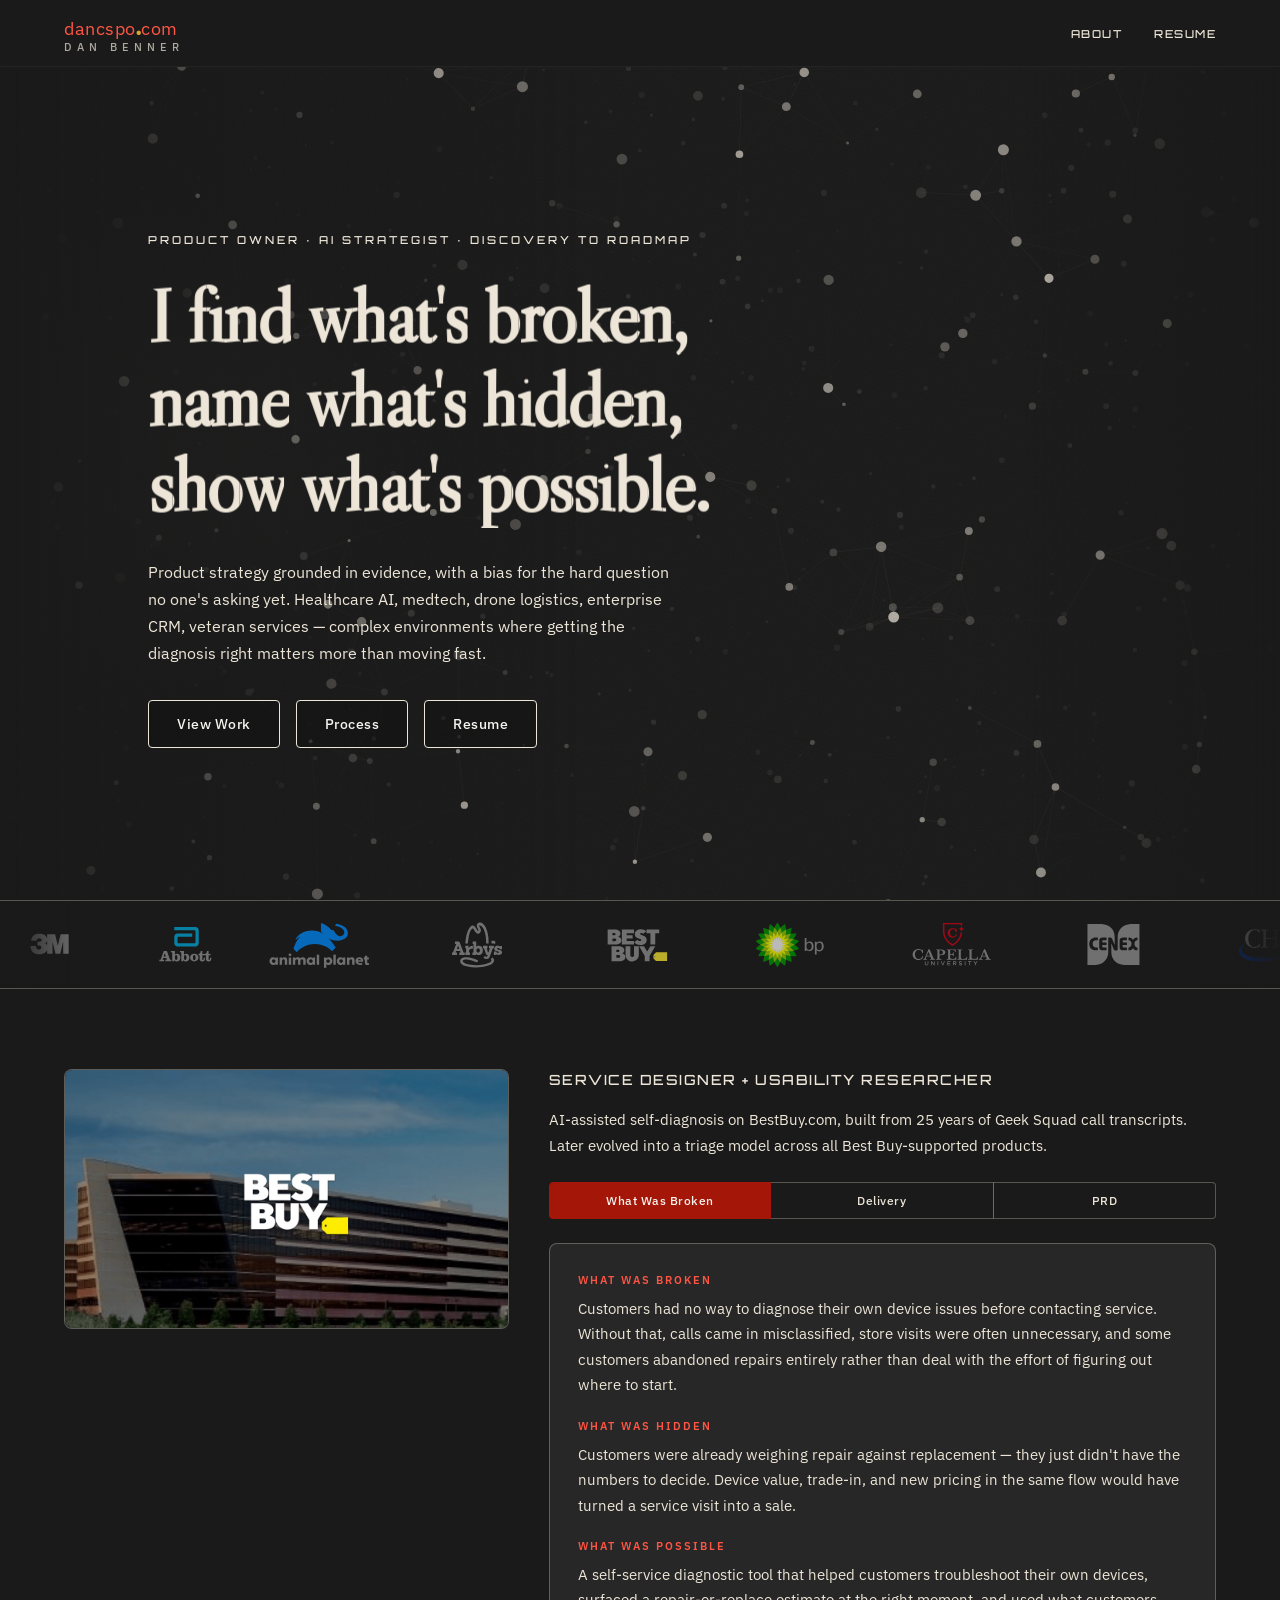
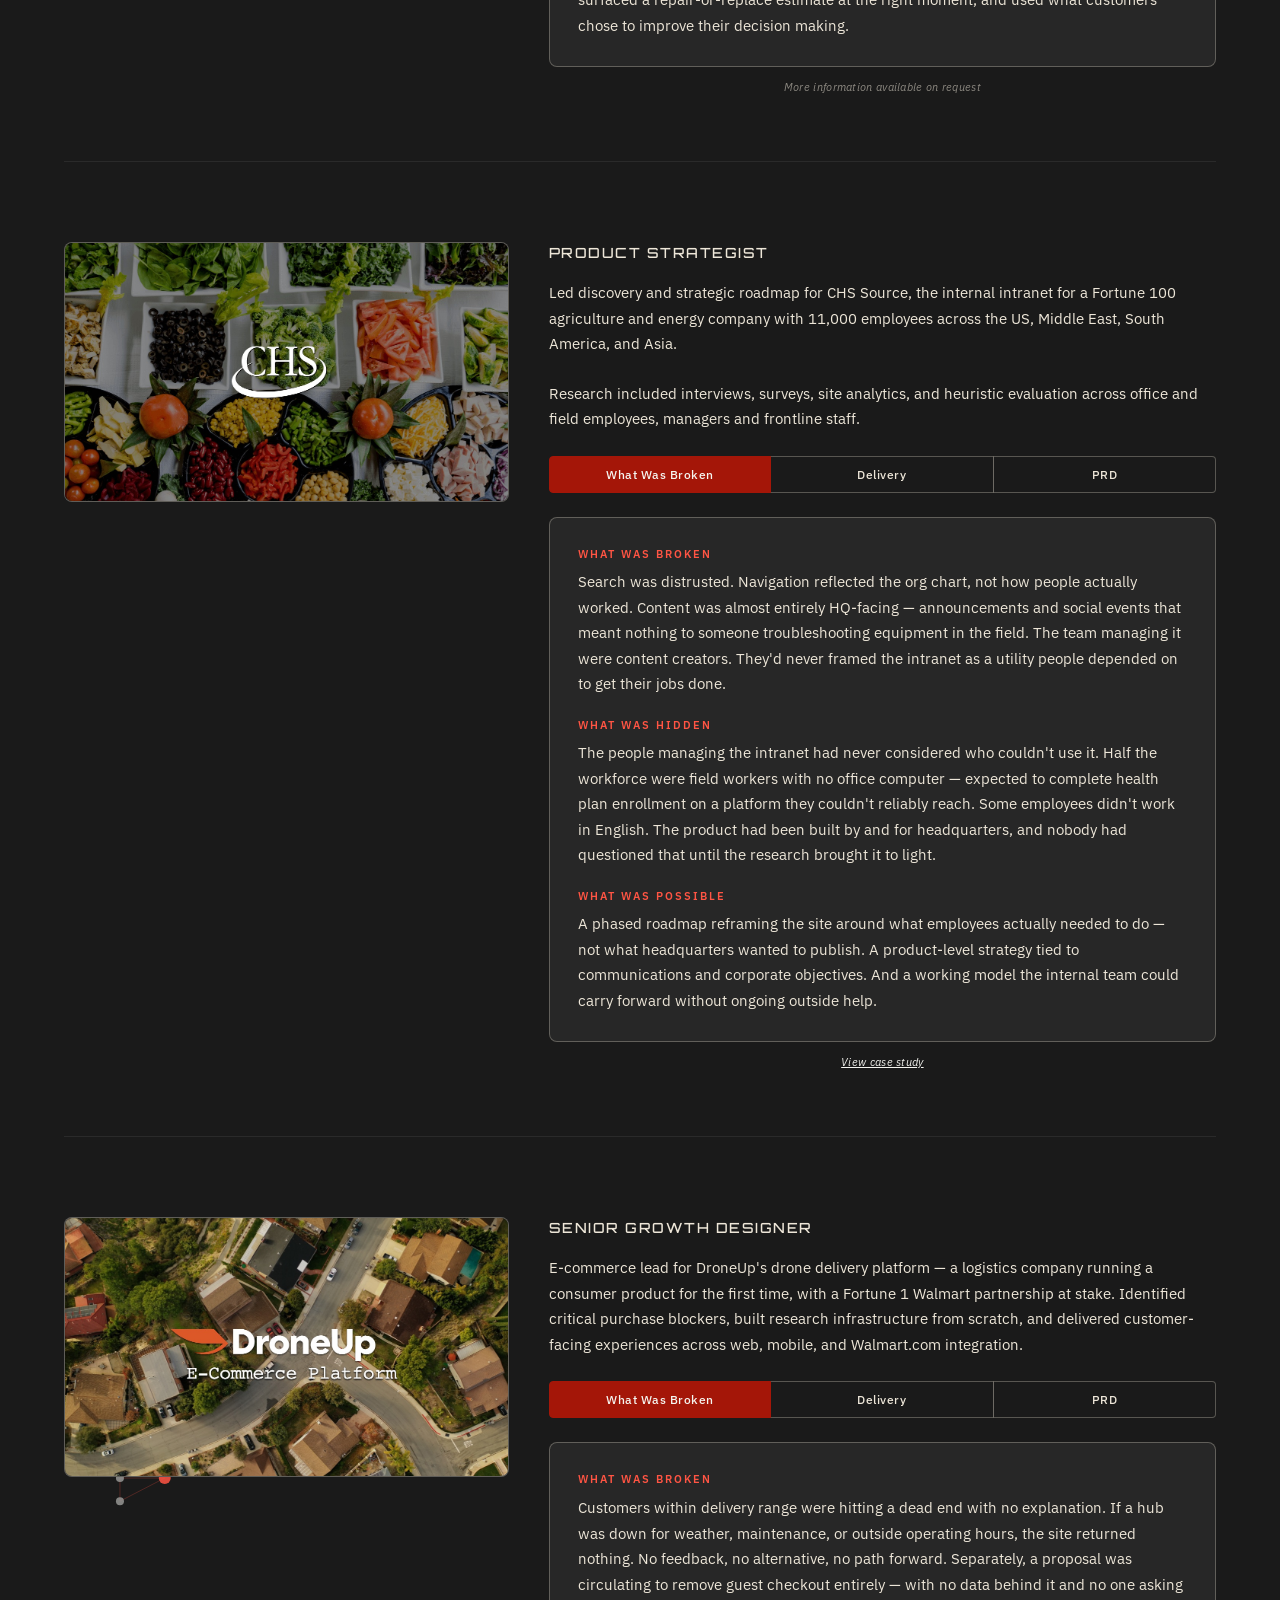
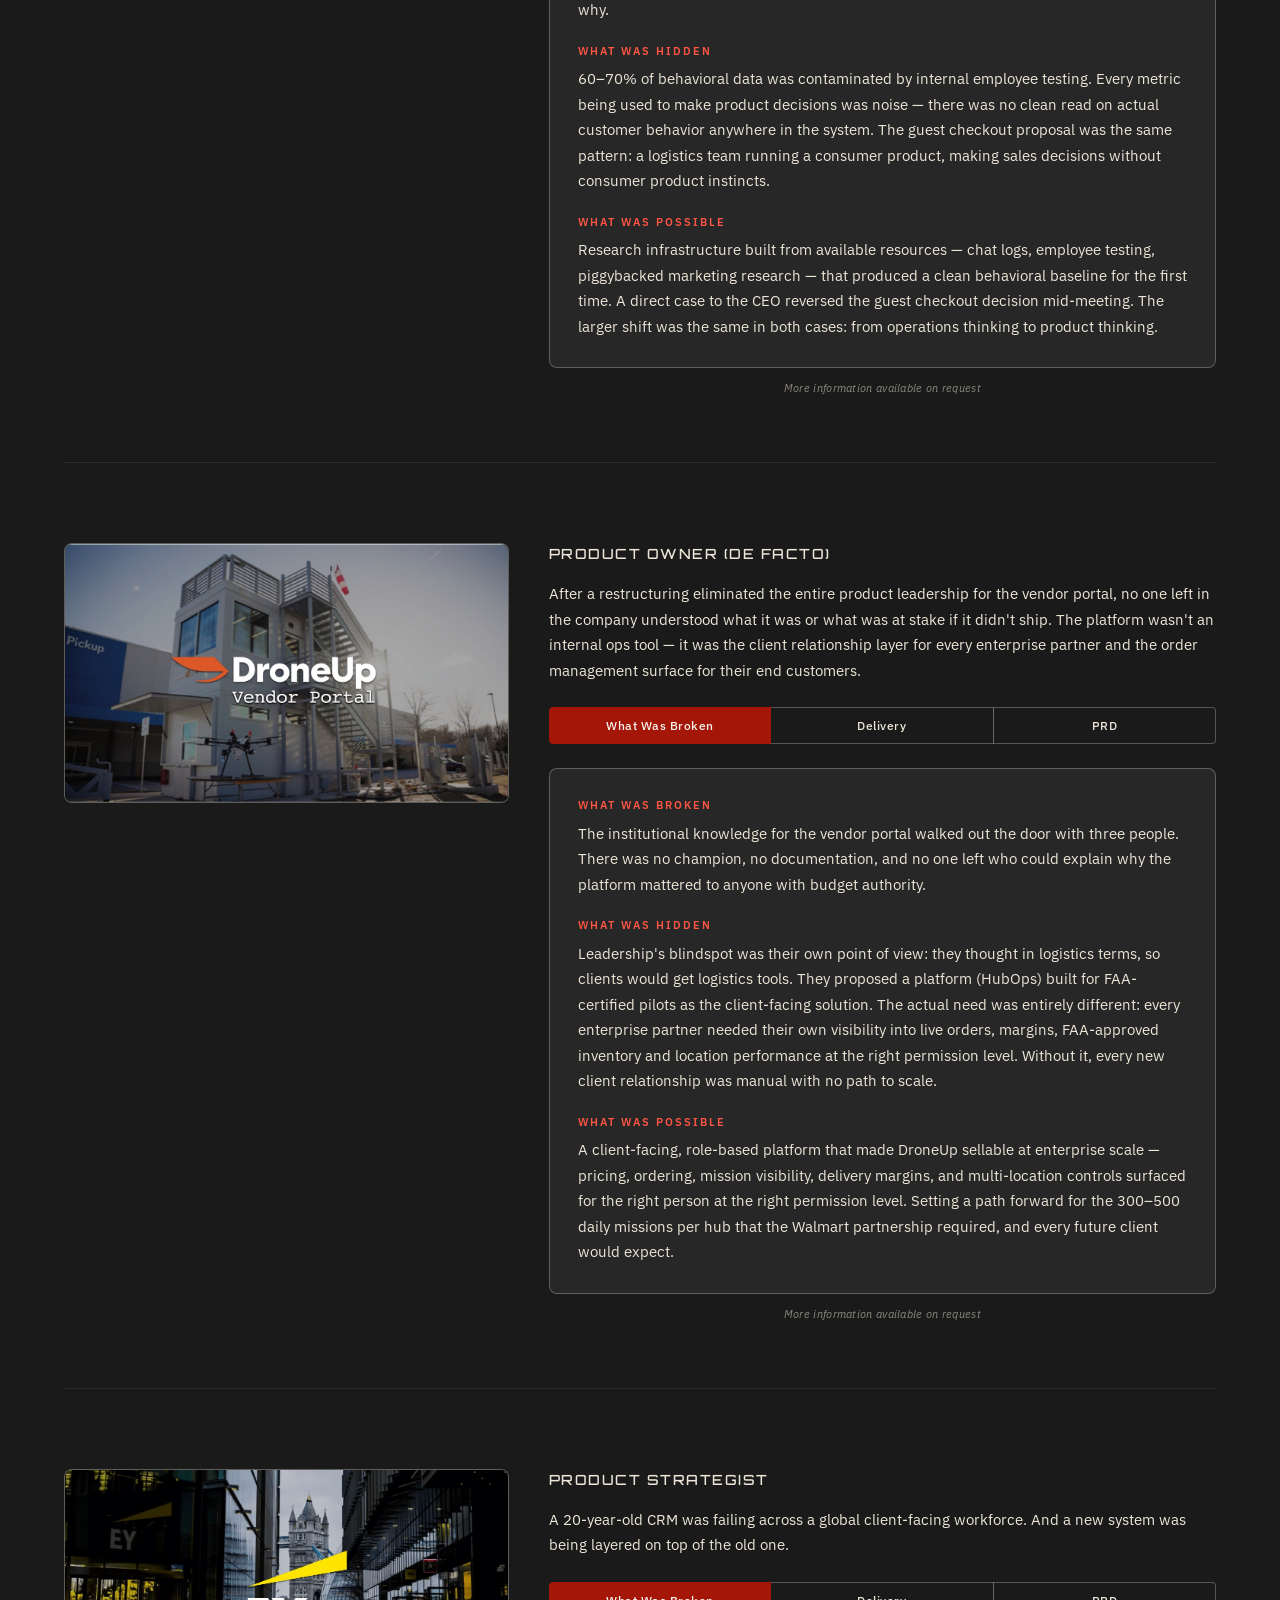
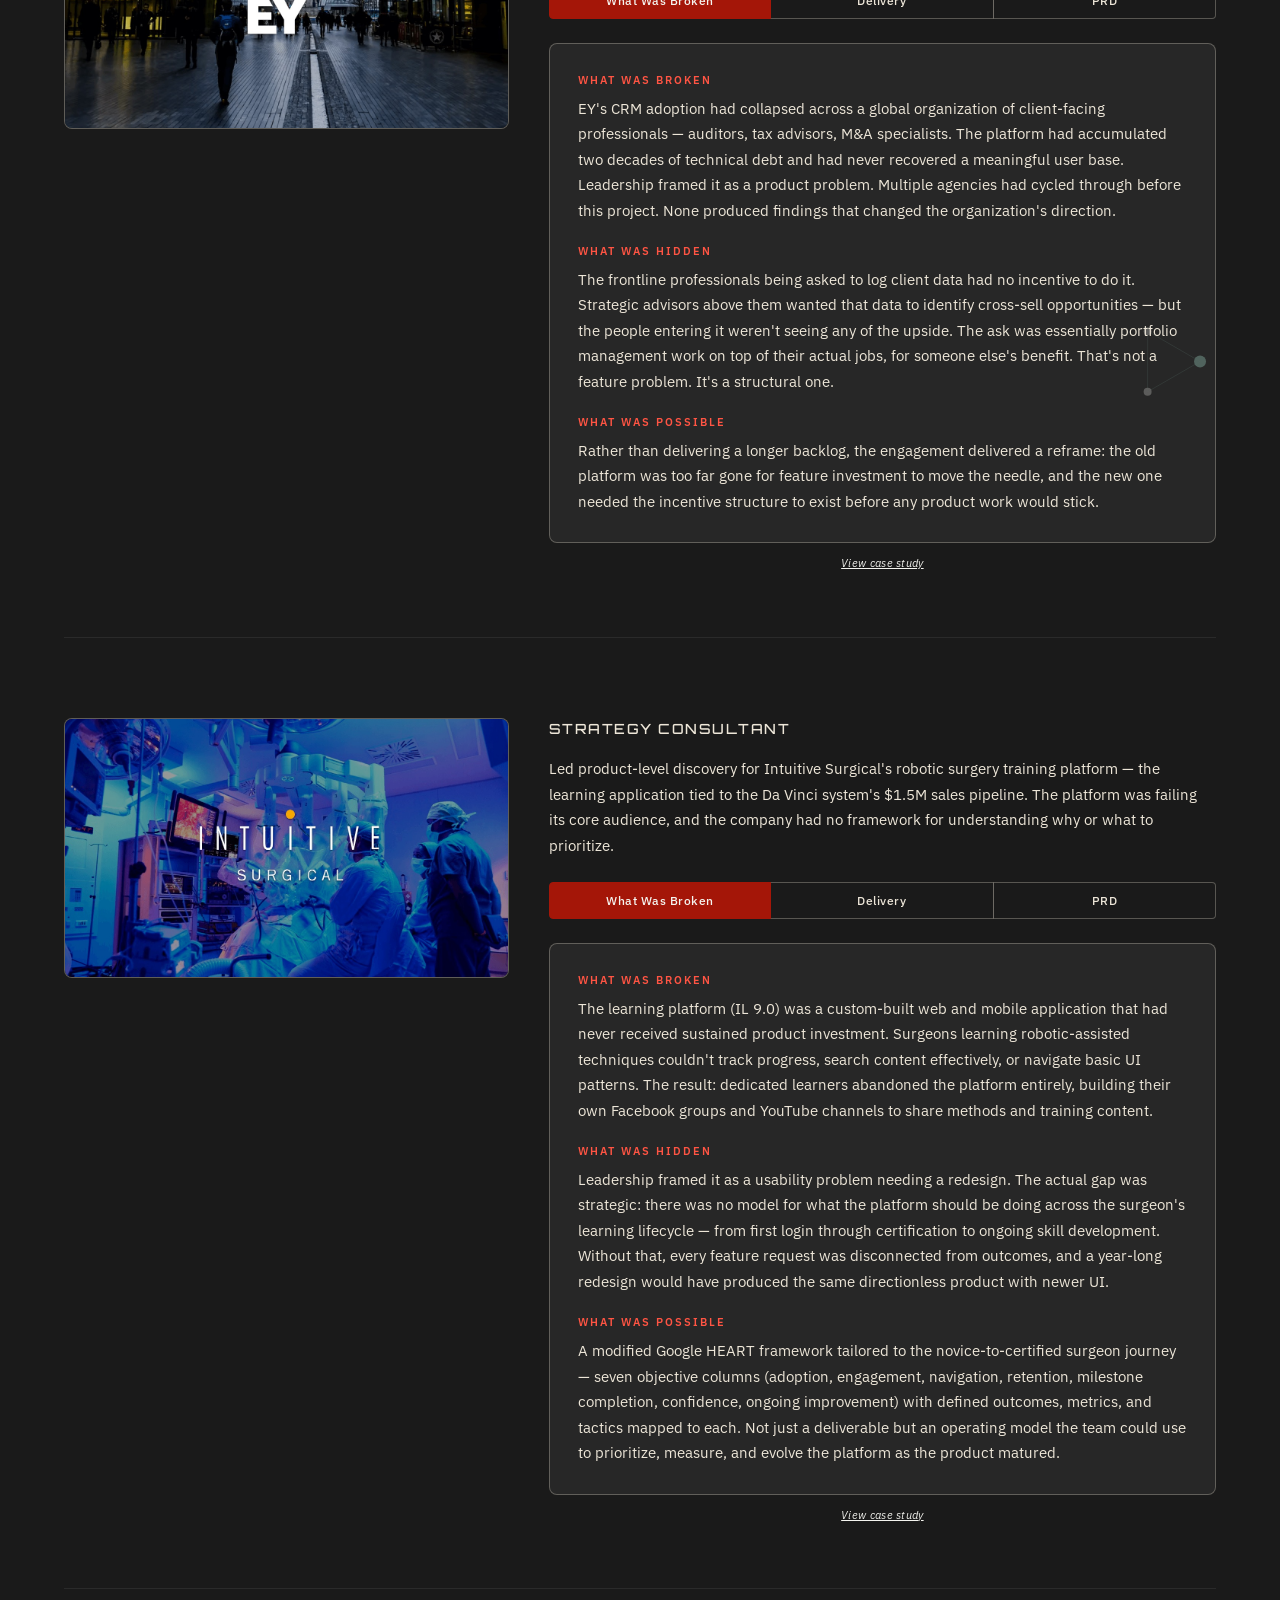
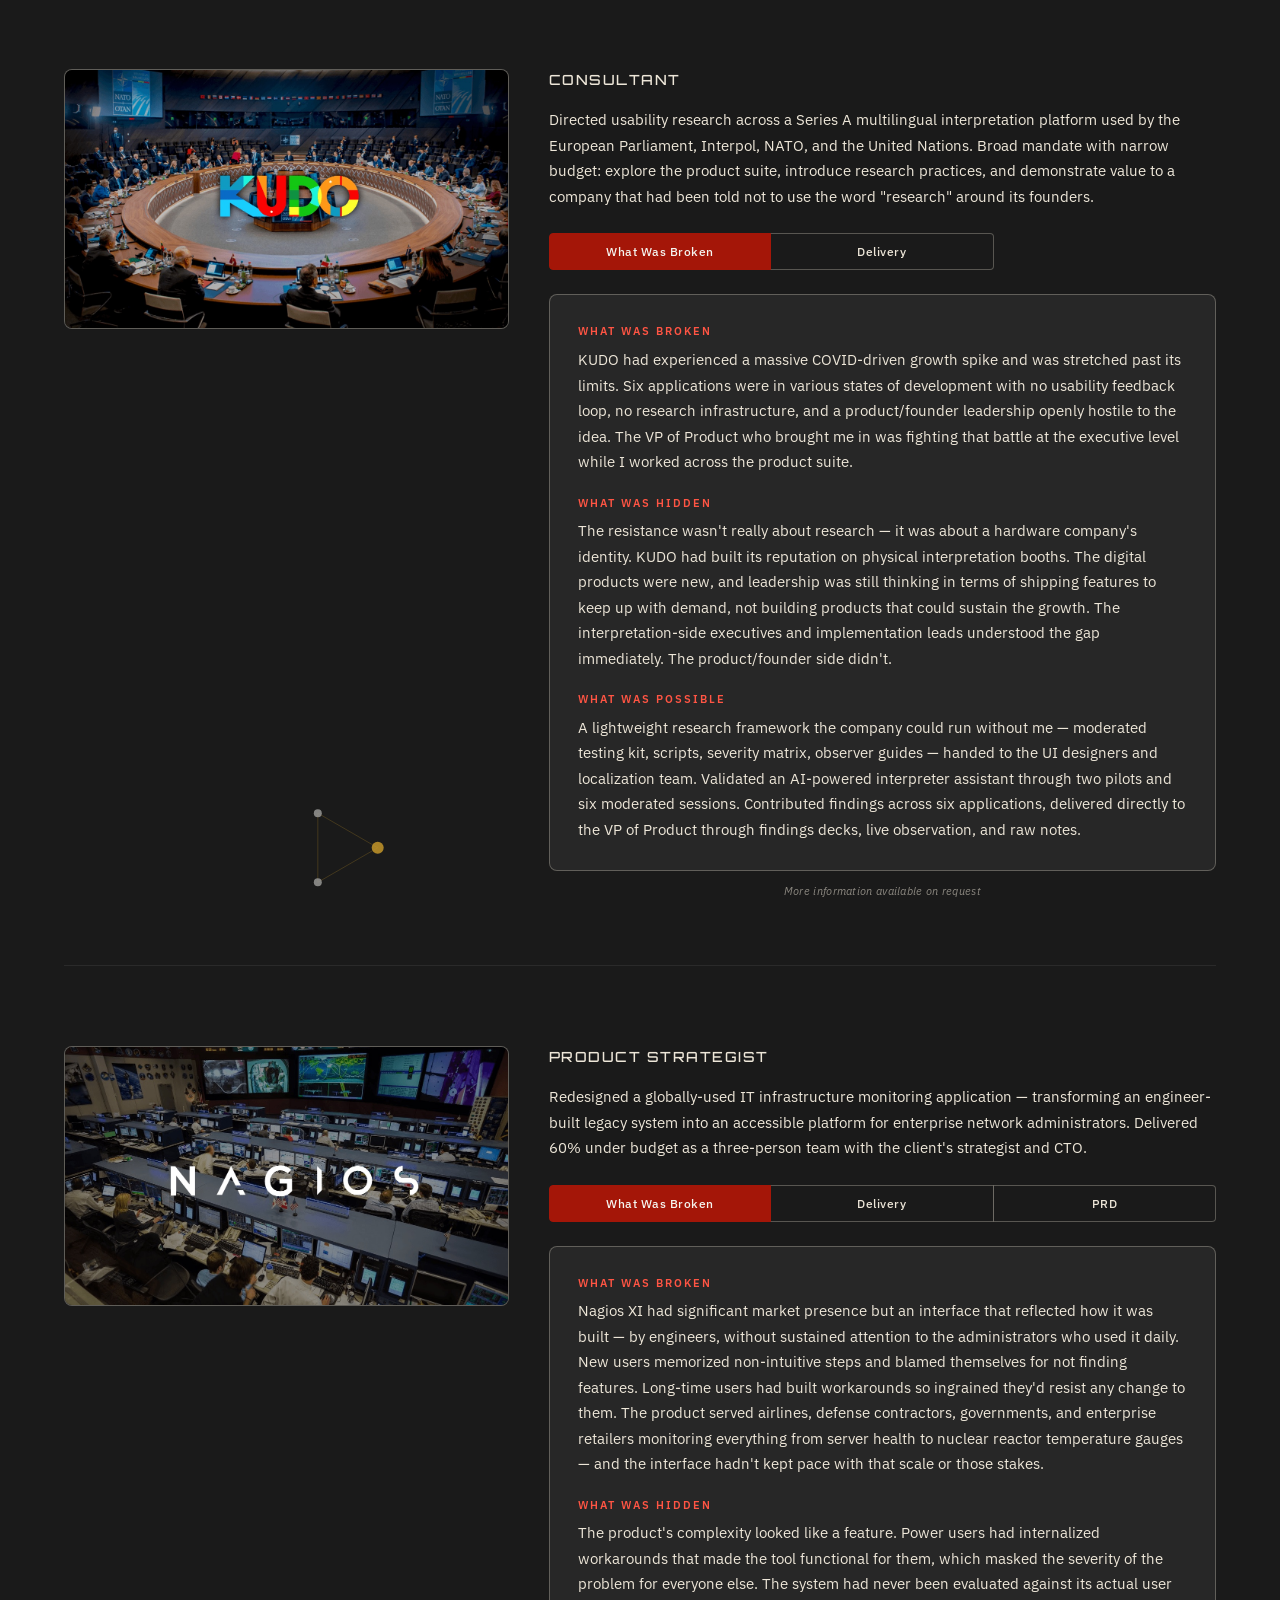
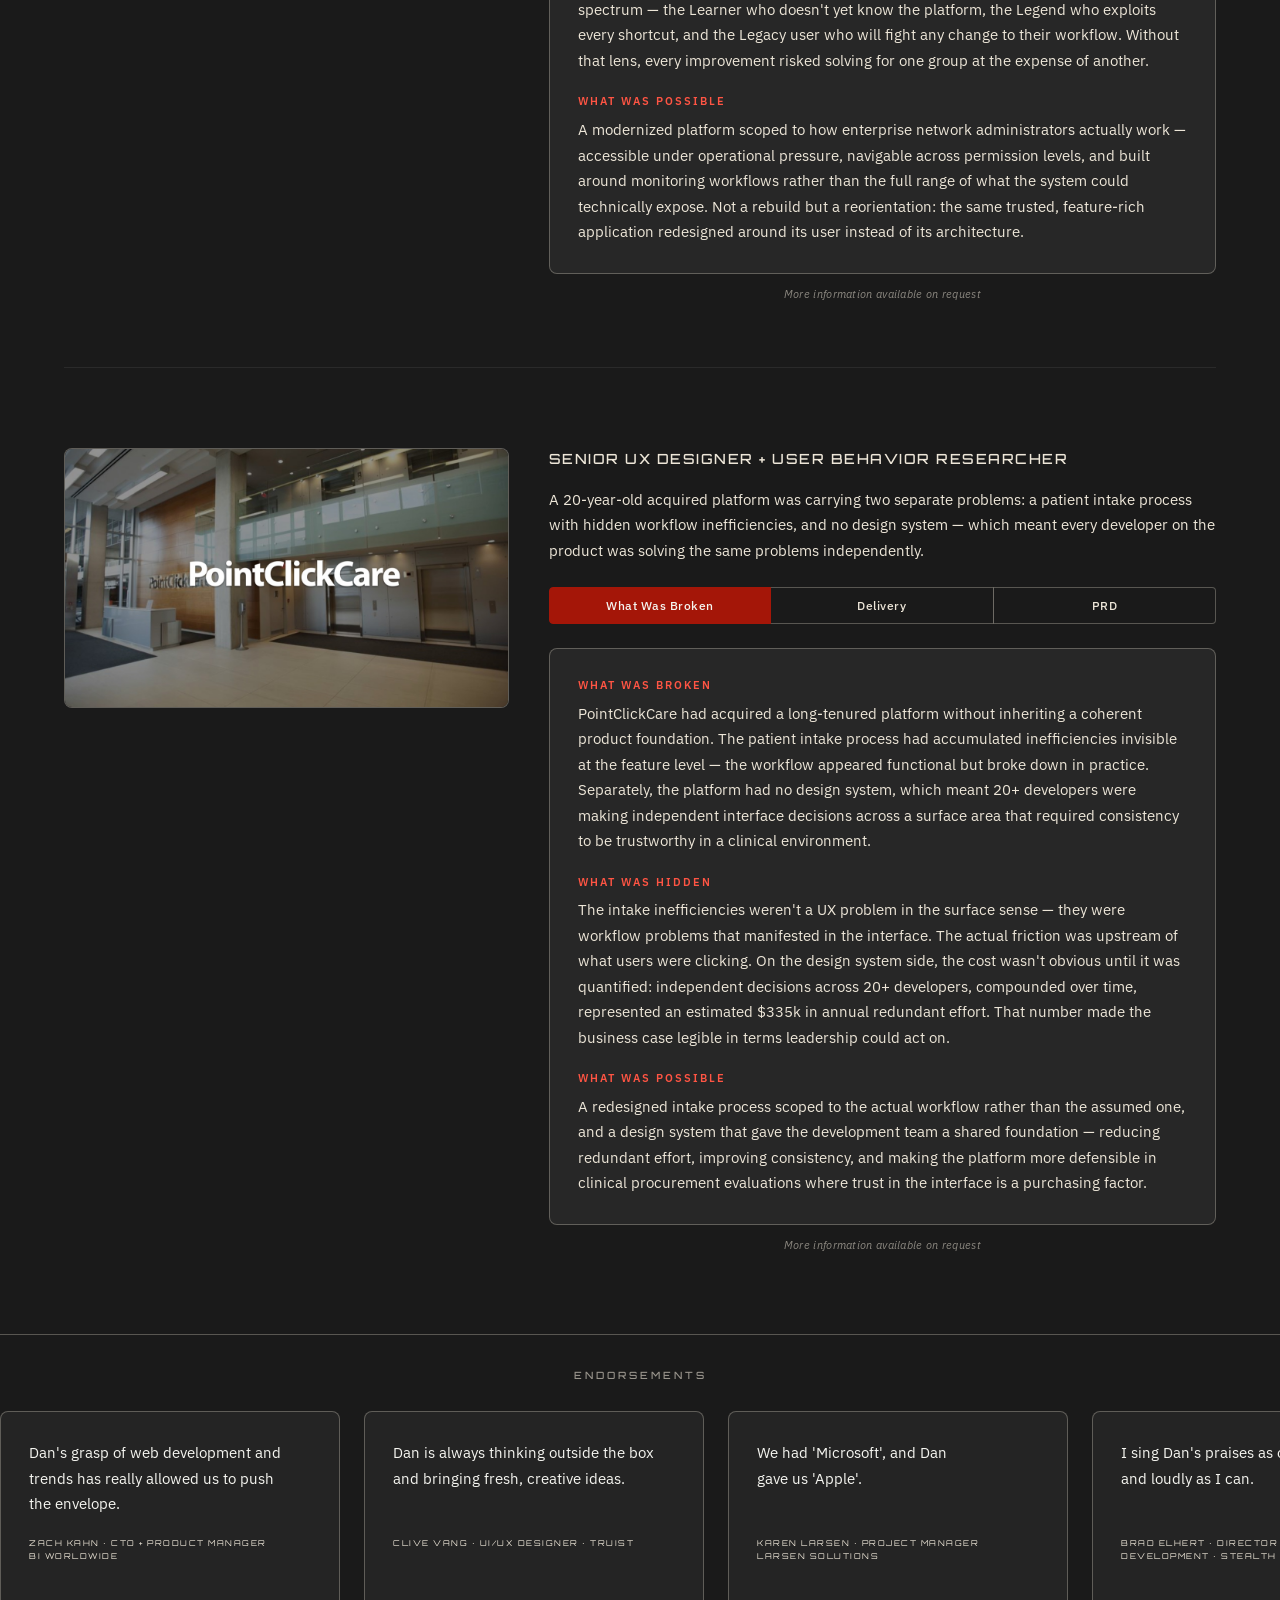
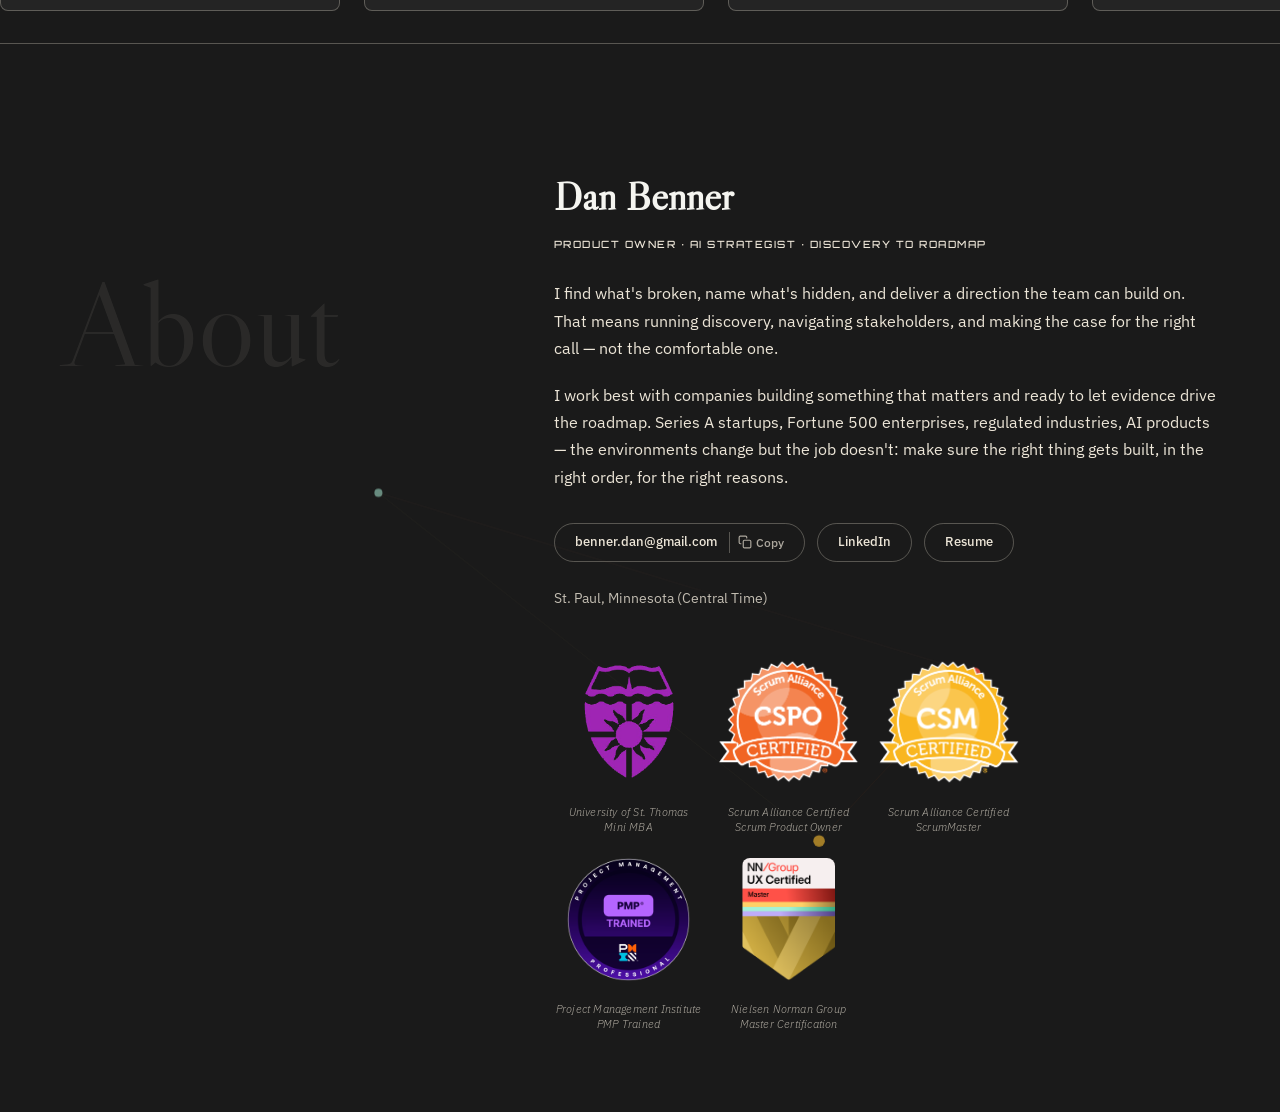
<file: index.html>
<!DOCTYPE html>
<html lang="en">
<head>
<meta charset="UTF-8">
<meta name="viewport" content="width=device-width, initial-scale=1.0">
<meta name="description" content="Product Owner and AI strategist. I find what's broken, name what's hidden, and show what's possible. Eight years across healthcare, logistics, and enterprise.">
<meta property="og:type" content="profile">
<meta property="og:url" content="https://dancspo.com/">
<meta property="og:title" content="Dan Benner — Product Owner & AI Strategist">
<meta property="og:description" content="Eight years helping teams figure out why their product isn't working — and what to do instead. Case studies, background, and current work.">
<meta property="og:image:alt" content="Dan Benner, Product Owner and AI Strategist — dancspo.com">
<script type="text/javascript">
    (function(c,l,a,r,i,t,y){
        c[a]=c[a]||function(){(c[a].q=c[a].q||[]).push(arguments)};
        t=l.createElement(r);t.async=1;t.src="https://www.clarity.ms/tag/"+i;
        y=l.getElementsByTagName(r)[0];y.parentNode.insertBefore(t,y);
    })(window, document, "clarity", "script", "w7ox8tcgbs");
</script>
<title>Dan Benner — Product Owner &amp; AI Strategist</title>
<script type="application/ld+json">
{
  "@context": "https://schema.org",
  "@type": "Person",
  "name": "Dan Benner",
  "jobTitle": "Product Owner & AI Strategist",
  "description": "Product Owner and AI strategist with eight years across healthcare AI, drone logistics, enterprise CRM, and veteran services. Nielsen Norman Group master-certified.",
  "url": "https://dancspo.com",
  "image": "https://dancspo.com/images/headshot.jpg",
  "address": {
    "@type": "PostalAddress",
    "addressLocality": "Saint Paul",
    "addressRegion": "MN",
    "addressCountry": "US"
  },
  "sameAs": [
    "https://www.linkedin.com/in/danbenner",
    "https://github.com/dgbenner"
  ]
}
</script>
<link rel="preconnect" href="https://fonts.googleapis.com">
<link rel="preconnect" href="https://fonts.gstatic.com" crossorigin>
<link href="https://fonts.googleapis.com/css2?family=DM+Serif+Display&family=Libre+Caslon+Display&family=IBM+Plex+Mono:wght@400;500&family=Orbitron:wght@400;500;600;700&family=IBM+Plex+Sans:ital,wght@0,300;0,400;0,500;0,600;1,400&display=swap" rel="stylesheet">
<style>
/* ============================================
   CSS CUSTOM PROPERTIES
   ============================================ */
:root {
  --bg: #1a1a1a;
  --cream: #ede6d8;
  --white: #f5f5f0;
  --red: #ff5544;
  --surface: #242424;
  --surface-2: #2e2e2e;
  --serif: 'DM Serif Display', serif;
  --sans: 'IBM Plex Sans', sans-serif;
  --mono: 'IBM Plex Mono', monospace;
  --radius: 8px;
  --radius-sm: 4px;
  --border: rgba(232, 224, 208, 0.3);
}

/* ============================================
   RESET & BASE
   ============================================ */
*, *::before, *::after { margin: 0; padding: 0; box-sizing: border-box; }
html { scroll-behavior: smooth; }
body {
  font-family: var(--sans);
  background: var(--bg);
  color: var(--white);
  line-height: 1.6;
  overflow-x: hidden;
  -webkit-font-smoothing: antialiased;
}

/* ============================================
   BACKGROUND GRAIN (SVG feTurbulence)
   ============================================ */
body::before {
  content: '';
  position: fixed;
  inset: 0;
  z-index: 0;
  pointer-events: none;
  opacity: 0.035;
  background-image: url("data:image/svg+xml,%3Csvg xmlns='http://www.w3.org/2000/svg' width='300' height='300'%3E%3Cfilter id='n'%3E%3CfeTurbulence type='fractalNoise' baseFrequency='0.75' numOctaves='4' stitchTiles='stitch'/%3E%3C/filter%3E%3Crect width='100%25' height='100%25' filter='url(%23n)'/%3E%3C/svg%3E");
  background-repeat: repeat;
}

/* ============================================
   HERO BACKGROUND GLOW
   ============================================ */
.hero::after {
  content: '';
  position: absolute;
  inset: 0;
  z-index: 2;
  pointer-events: none;
  background: radial-gradient(ellipse 600px 400px at 0% 50%, rgba(232, 224, 208, 0.06), transparent 70%);
  mix-blend-mode: overlay;
}

/* ============================================
   LAYOUT
   ============================================ */
.container { max-width: 1200px; margin: 0 auto; padding: 0 24px; position: relative; z-index: 4; }
section { position: relative; z-index: 1; }

/* ============================================
   NAVIGATION
   ============================================ */
nav {
  position: fixed;
  top: 0; left: 0; right: 0;
  z-index: 100;
  background: var(--bg);
  padding: 12px 0;
  border-bottom: 1px solid rgba(255, 255, 255, 0.04);
  box-shadow: 0 1px 16px rgba(255, 255, 255, 0.02);
}
.nav-inner {
  max-width: 1200px;
  margin: 0 auto;
  padding: 0 24px;
  display: flex;
  align-items: center;
  justify-content: space-between;
}
.nav-logo {
  text-decoration: none;
  display: flex;
  flex-direction: column;
  line-height: 1.2;
}
.nav-logo-domain {
  font-family: var(--sans);
  font-size: 18px;
  font-weight: 400;
  color: var(--red);
  letter-spacing: 0.5px;
}
.logo-dot {
  color: #D4A832;
  font-weight: 700;
  font-size: 24px;
  margin-left: -1px;
  margin-right: -1px;
}
.nav-logo-name {
  font-family: var(--sans);
  font-size: 11px;
  font-weight: 500;
  color: var(--cream);
  text-transform: uppercase;
  letter-spacing: 5px;
  font-variant: small-caps;
  opacity: 0.7;
}
.nav-links {
  display: flex;
  align-items: center;
  gap: 32px;
  list-style: none;
}
.nav-links a {
  font-family: 'Orbitron', var(--sans);
  font-size: 11px;
  font-weight: 500;
  color: var(--cream);
  text-decoration: none;
  text-transform: uppercase;
  letter-spacing: 1.5px;
  position: relative;
  transition: color 0.2s;
}
.nav-links a::after {
  content: '';
  position: absolute;
  bottom: -4px; left: 0;
  width: 0; height: 2px;
  background: var(--red);
  transition: width 0.2s;
}
.nav-links a:hover { color: var(--white); }
.nav-links a:hover::after { width: 100%; }

/* Work dropdown */
.nav-dropdown { position: relative; }
.nav-dropdown-menu {
  position: absolute;
  top: calc(100% + 12px);
  left: 50%;
  transform: translateX(-50%);
  background: var(--surface);
  border: 1px solid var(--border);
  border-radius: var(--radius);
  padding: 8px 0;
  min-width: 220px;
  opacity: 0;
  visibility: hidden;
  transition: opacity 0.2s, visibility 0.2s;
  box-shadow: 0 12px 40px rgba(0,0,0,0.4);
}
.nav-dropdown:hover .nav-dropdown-menu,
.nav-dropdown-menu:hover {
  opacity: 1;
  visibility: visible;
}
.nav-dropdown-menu a {
  display: block;
  padding: 8px 20px;
  font-size: 13px;
  text-transform: none;
  letter-spacing: 0.5px;
  color: var(--cream);
  white-space: nowrap;
}
.nav-dropdown-menu a::after { display: none; }
.nav-dropdown-menu a:hover {
  background: var(--surface-2);
  color: var(--white);
}

/* Hamburger */
.nav-hamburger {
  display: none;
  flex-direction: column;
  gap: 5px;
  cursor: pointer;
  padding: 4px;
  background: none;
  border: none;
}
.nav-hamburger span {
  display: block;
  width: 24px;
  height: 2px;
  background: var(--cream);
  transition: transform 0.3s, opacity 0.3s;
}
.nav-hamburger.active span:nth-child(1) { transform: translateY(7px) rotate(45deg); }
.nav-hamburger.active span:nth-child(2) { opacity: 0; }
.nav-hamburger.active span:nth-child(3) { transform: translateY(-7px) rotate(-45deg); }

/* Mobile nav */
.nav-mobile {
  display: none;
  position: fixed;
  top: 60px; left: 0; right: 0; bottom: 0;
  background: var(--bg);
  z-index: 99;
  padding: 32px 24px;
  flex-direction: column;
  gap: 24px;
}
.nav-mobile.open { display: flex; }
.nav-mobile a {
  font-family: 'Orbitron', var(--sans);
  font-size: 14px;
  font-weight: 500;
  color: var(--cream);
  text-decoration: none;
  text-transform: uppercase;
  letter-spacing: 1.5px;
  padding: 8px 0;
  border-bottom: 1px solid var(--border);
}
.nav-mobile a:hover { color: var(--red); }

/* ============================================
   HERO
   ============================================ */
.hero {
  min-height: 100vh;
  display: flex;
  align-items: center;
  padding-top: 80px;
  position: relative;
  overflow: hidden;
}
.hero-grid {
  display: grid;
  grid-template-columns: 1.5fr 1fr;
  gap: 48px;
  align-items: center;
  width: 100%;
  position: relative;
}
.hero-content {
  position: relative;
  z-index: 4;
}
.hero-label {
  font-family: 'Orbitron', var(--sans);
  font-size: 11px;
  font-weight: 500;
  color: var(--cream);
  text-transform: uppercase;
  letter-spacing: 3px;
  margin-bottom: 24px;
  user-select: none;
  cursor: default;
}
.hero-headline {
  font-family: 'Libre Caslon Display', var(--serif);
  font-size: clamp(43px, 6vw, 78px);
  color: var(--white);
  line-height: 1.1;
  letter-spacing: -1.5px;
  margin-top: 12px;
  margin-bottom: 32px;
  text-shadow: 0 0 40px rgba(26, 26, 26, 1), 0 0 80px rgba(26, 26, 26, 1), 0 0 120px rgba(26, 26, 26, 1);
  user-select: none;
  cursor: default;
  visibility: hidden;
}
.hero-headline span { display: block; }
/* .hero-possible {
  display: inline-block;
  position: relative;
  vertical-align: baseline;
}
.hero-possible svg {
  display: block;
} */

.hero-body {
  font-size: 16px;
  color: var(--cream);
  line-height: 1.7;
  max-width: 540px;
  margin-bottom: 32px;
  user-select: none;
  cursor: default;
}
.hero-buttons { display: flex; gap: 16px; flex-wrap: wrap; }
.btn {
  font-family: var(--sans);
  font-size: 14px;
  font-weight: 500;
  padding: 12px 28px;
  border: 1px solid var(--cream);
  border-radius: var(--radius-sm);
  background: rgba(0, 0, 0, 0.2);
  color: var(--white);
  text-decoration: none;
  cursor: pointer;
  transition: background 0.2s, color 0.2s;
  letter-spacing: 0.5px;
}
.btn:hover {
  background: var(--cream);
  color: var(--bg);
}
.hero-canvas-wrap {
  position: absolute;
  top: 0;
  left: 0;
  width: 100%;
  height: 100%;
  z-index: 1;
  pointer-events: none;
}
.hero-canvas-fade {
  position: absolute;
  top: 0;
  left: 0;
  width: 45%;
  height: 100%;
  background: linear-gradient(to right, var(--bg), transparent);
  z-index: 3;
  pointer-events: none;
}
.hero-canvas-fade-right {
  position: absolute;
  top: 0;
  right: 0;
  width: 20%;
  height: 100%;
  background: linear-gradient(to left, var(--bg), transparent);
  z-index: 3;
  pointer-events: none;
}
#heroCanvas {
  width: 100%;
  height: 100%;
  display: block;
}
#fragmentCanvas {
  position: absolute;
  top: 0;
  left: 0;
  width: 100%;
  height: 100%;
  z-index: 5;
  pointer-events: none;
  display: block;
}

/* ============================================
   LOGO CAROUSEL
   ============================================ */
.logo-carousel {
  border-top: 1px solid var(--border);
  border-bottom: 1px solid var(--border);
  padding: 20px 0;
  overflow: hidden;
  position: relative;
  z-index: 1;
  user-select: none;
}
.logo-track {
  display: flex;
  align-items: center;
  gap: 56px;
  width: max-content;
  animation: scrollLogos 60s linear infinite;
}
.logo-track img {
  height: 47px;
  width: auto;
  opacity: 0.7;
  filter: none;
  flex-shrink: 0;
}
/* Fade edges for seamless feel */
.logo-carousel::before,
.logo-carousel::after {
  content: '';
  position: absolute;
  top: 0; bottom: 0;
  width: 80px;
  z-index: 2;
  pointer-events: none;
}
.logo-carousel::before {
  left: 0;
  background: linear-gradient(to right, var(--bg), transparent);
}
.logo-carousel::after {
  right: 0;
  background: linear-gradient(to left, var(--bg), transparent);
}
@keyframes scrollLogos {
  0% { transform: translateX(0); }
  100% { transform: translateX(-33.333%); }
}

/* ============================================
   PROJECTS
   ============================================ */
.projects { padding: 80px 0; position: relative; }
#projectsCanvas {
  position: absolute;
  top: 0;
  left: 0;
  width: 100%;
  height: 100%;
  z-index: 0;
  pointer-events: none;
}
#projectsCanvas.grabbing {
  pointer-events: auto;
  cursor: grabbing;
}
.project-block {
  margin-bottom: 80px;
  padding-bottom: 64px;
  border-bottom: 1px solid #2a2a2a;
}
.project-block:last-child { border-bottom: none; margin-bottom: 0; padding-bottom: 0; }
.project-grid {
  display: grid;
  grid-template-columns: 2fr 3fr;
  gap: 40px;
  align-items: start;
}

/* Style tile */
.style-tile {
  background: var(--surface);
  border: 1px solid var(--border);
  border-radius: var(--radius);
  position: relative;
  overflow: hidden;
  min-height: 260px;
  display: flex;
  flex-direction: column;
  justify-content: flex-end;
}
.style-tile-img {
  position: absolute;
  inset: 0;
  width: 100%;
  height: 100%;
  object-fit: cover;
  display: block;
  user-select: none;
  -webkit-user-drag: none;
}
/* .style-tile-meta {
  font-family: var(--mono);
  font-size: 11px;
  color: var(--white);
  text-transform: uppercase;
  letter-spacing: 1px;
  padding: 16px 20px;
  display: flex;
  gap: 12px;
  flex-wrap: wrap;
  position: relative;
  z-index: 2;
} */
.style-tile-meta { display: none; }
.pill {
  background: rgba(0, 0, 0, 0.65);
  padding: 4px 12px;
  border-radius: var(--radius-sm);
  border: 1px solid rgba(255, 255, 255, 0.15);
  color: var(--white);
  backdrop-filter: blur(4px);
  -webkit-backdrop-filter: blur(4px);
}

/* Project content */
.project-role {
  font-family: 'Orbitron', var(--sans);
  font-size: 14px;
  font-weight: 500;
  color: var(--cream);
  text-transform: uppercase;
  letter-spacing: 1.5px;
  margin-bottom: 16px;
}
.project-desc {
  font-size: 15px;
  color: var(--cream);
  line-height: 1.7;
  margin-bottom: 24px;
}
.project-content {
  user-select: none;
}

/* Segmented controller */
.segmented-controller {
  display: grid;
  grid-template-columns: 1fr 1fr 1fr;
  margin-bottom: 24px;
}
.seg-btn {
  font-family: var(--sans);
  font-size: 12px;
  font-weight: 500;
  padding: 10px 0;
  border: 1px solid var(--border);
  background: rgba(26, 26, 26, 0.5);
  color: var(--cream);
  cursor: pointer;
  transition: background 0.2s, color 0.2s, border-color 0.2s;
  letter-spacing: 0.5px;
  text-align: center;
}
/* First button: rounded left corners only */
.seg-btn:first-child {
  border-radius: var(--radius-sm) 0 0 var(--radius-sm);
}
/* Middle button: collapse border overlap */
.seg-btn:nth-child(2) {
  border-radius: 0;
  margin-left: -1px;
}
/* Last button: rounded right corners only */
.seg-btn:last-child {
  border-radius: 0 var(--radius-sm) var(--radius-sm) 0;
  margin-left: -1px;
}
.seg-btn:hover {
  background: #a41608;
  border-color: #a41608;
  color: var(--white);
}
.seg-btn.active {
  background: #a41608;
  border-color: #a41608;
  color: var(--white);
  z-index: 1;
  position: relative;
}

/* Segmented content panels */
.seg-panel {
  display: none;
  background: rgba(52, 52, 52, 0.5);
  border: 1px solid var(--border);
  border-radius: var(--radius);
  padding: 28px;
  margin-bottom: 24px;
}
.seg-panel.active {
  display: block;
}
.seg-panel .narrative-section { margin-bottom: 20px; }
.seg-panel .narrative-section:last-child { margin-bottom: 0; }
.seg-panel .narrative-label {
  font-family: var(--sans);
  font-size: 11px;
  font-weight: 600;
  color: var(--red);
  text-transform: uppercase;
  letter-spacing: 2px;
  margin-bottom: 6px;
}
.seg-panel .narrative-text {
  font-size: 15px;
  color: var(--cream);
  line-height: 1.7;
}
.seg-panel .prd-table { width: 100%; margin-bottom: 20px; }
.seg-panel .prd-row {
  display: grid;
  grid-template-columns: 140px 1fr;
  gap: 12px;
  padding: 6px 0;
  border-bottom: 1px solid var(--border);
}
.seg-panel .prd-label {
  font-family: var(--mono);
  font-size: 12px;
  color: var(--cream);
  opacity: 0.7;
  text-transform: uppercase;
  letter-spacing: 1px;
}
.seg-panel .prd-value {
  font-size: 14px;
  color: var(--white);
  margin-top: -3px;
}
.seg-panel .prd-section-title {
  font-family: 'Orbitron', var(--sans);
  font-size: 10px;
  font-weight: 500;
  color: var(--white);
  text-transform: uppercase;
  letter-spacing: 1.5px;
  margin: 20px 0 8px;
}
.seg-panel .overview-text {
  font-size: 15px;
  color: var(--cream);
  line-height: 1.7;
}
.case-study-request {
  font-style: italic;
  font-size: 11px;
  text-align: center;
  opacity: 0.55;
  margin-top: -12px;
  letter-spacing: 0.3px;
  color: var(--cream);
}
.case-study-request.has-link { opacity: 1; }
.case-study-link {
  color: var(--white);
  text-decoration: underline;
  transition: color 0.2s;
}
.case-study-link:hover { color: var(--red); }

.project-meta-grid {
  display: grid;
  grid-template-columns: repeat(3, 1fr);
  gap: 8px;
}
.meta-cell {
  background: var(--surface-2);
  border: 1px solid var(--border);
  border-radius: var(--radius-sm);
  padding: 12px 16px;
}
.meta-cell-label {
  font-family: var(--mono);
  font-size: 10px;
  font-weight: 500;
  color: var(--cream);
  text-transform: uppercase;
  letter-spacing: 1.5px;
  opacity: 0.7;
}

/* ============================================
   ENDORSEMENTS CAROUSEL
   ============================================ */
.endorsements {
  border-top: 1px solid var(--border);
  border-bottom: 1px solid var(--border);
  padding: 32px 0;
  overflow: hidden;
  position: relative;
  z-index: 1;
  user-select: none;
}
.endorsements-heading {
  font-family: 'Orbitron', var(--sans);
  font-size: 10px;
  font-weight: 500;
  color: var(--cream);
  text-transform: uppercase;
  letter-spacing: 3px;
  text-align: center;
  margin-bottom: 28px;
  opacity: 0.6;
  cursor: pointer;
  transition: opacity 0.3s ease;
  user-select: none;
}
.endorsements-heading:hover {
  opacity: 1;
}
.endorsement-track {
  display: flex;
  gap: 24px;
  width: max-content;
  animation: scrollEndorsements 120s linear infinite;
}
.endorsement-card {
  background: var(--surface);
  border: 1px solid var(--border);
  border-radius: var(--radius);
  padding: 28px;
  width: 340px;
  height: 200px;
  flex-shrink: 0;
  display: flex;
  flex-direction: column;
}
.endorsement-quote {
  font-family: var(--sans);
  font-size: 15px;
  color: var(--white);
  line-height: 1.7;
  margin-bottom: 20px;
  min-height: calc(15px * 1.7 * 3); /* 3 lines baseline */
}
.endorsement-attribution {
  font-family: 'Orbitron', var(--sans);
  font-size: 8px;
  font-weight: 400;
  color: var(--cream);
  text-transform: uppercase;
  letter-spacing: 1.5px;
}
@keyframes scrollEndorsements {
  0% { transform: translateX(0); }
  100% { transform: translateX(-33.333%); }
}
@keyframes scrollEndorsementsReverse {
  0% { transform: translateX(-33.333%); }
  100% { transform: translateX(0); }
}
.endorsement-track { transition: opacity 0.4s ease; }
.anti-endorsement-track {
  display: flex;
  gap: 24px;
  width: max-content;
  animation: scrollEndorsementsReverse 120s linear infinite;
  transition: opacity 0.4s ease;
}
.endorsements.anti .endorsement-track { display: none; }
.anti-endorsement-track { display: none; }
.endorsements.anti .anti-endorsement-track { display: flex; }
.endorsements.anti .endorsements-heading {
  color: var(--red);
  opacity: 0.8;
  cursor: pointer;
}
.endorsements.anti .endorsements-heading:hover { opacity: 1; }
.anti-subtitle {
  font-family: var(--sans);
  font-size: 10px;
  font-weight: 400;
  color: #fff;
  text-transform: none;
  letter-spacing: 0.5px;
  opacity: 1;
}
.anti-endorsement-card {
  background: #a41608;
  border: 1px solid rgba(255,255,255,0.15);
  border-radius: var(--radius);
  padding: 28px;
  width: 340px;
  height: 180px;
  flex-shrink: 0;
  display: flex;
  flex-direction: column;
}
.anti-endorsement-card .endorsement-quote {
  color: #fff;
  min-height: calc(15px * 1.7 * 3);
  margin-bottom: 20px;
}
.anti-endorsement-card .endorsement-attribution {
  color: #fff;
  margin-top: auto;
}
/* ============================================
   ABOUT SECTION
   ============================================ */
.about {
  padding: 120px 0 80px;
  position: relative;
  z-index: 1;
  overflow: hidden;
}
#aboutCanvas {
  position: absolute;
  top: 0;
  left: 0;
  width: 100%;
  height: 100%;
  z-index: 0;
  pointer-events: none;
}
.about-grid {
  display: grid;
  grid-template-columns: 2fr 3fr;
  gap: 48px;
  align-items: start;
}
.about-label {
  font-family: 'Libre Caslon Display', var(--serif);
  font-size: clamp(80px, 10vw, 120px);
  color: var(--cream);
  opacity: 0.08;
  line-height: 1;
  position: sticky;
  top: 100px;
  user-select: none;
  cursor: default;
}
.about-name {
  font-family: 'Libre Caslon Display', var(--serif);
  font-size: 40px;
  color: var(--white);
  margin-bottom: 8px;
  user-select: none;
  cursor: default;
}
.about-role {
  font-family: 'Orbitron', var(--sans);
  font-size: 10px;
  font-weight: 500;
  color: var(--cream);
  text-transform: uppercase;
  letter-spacing: 1.5px;
  margin-bottom: 28px;
  user-select: none;
  cursor: default;
}
.about-text {
  font-size: 16px;
  color: var(--cream);
  line-height: 1.7;
  user-select: none;
  cursor: default;
  margin-bottom: 20px;
}
.about-contact {
  display: flex;
  gap: 12px;
  margin-top: 32px;
  flex-wrap: wrap;
}
.about-contact a {
  font-family: var(--sans);
  font-size: 13px;
  font-weight: 500;
  color: var(--cream);
  text-decoration: none;
  padding: 8px 20px;
  border: 1px solid var(--border);
  border-radius: 20px;
  transition: background 0.2s, color 0.2s;
}
.about-contact a:hover,
.about-contact .email-btn:hover {
  background: var(--cream);
  color: var(--bg);
}
.email-btn {
  font-family: var(--sans);
  font-size: 13px;
  font-weight: 500;
  color: var(--cream);
  text-decoration: none;
  padding: 8px 20px;
  border: 1px solid var(--border);
  border-radius: 20px;
  transition: background 0.2s, color 0.2s;
  display: flex;
  align-items: center;
  gap: 8px;
  cursor: default;
}
.email-text {
  border-right: 1px solid var(--border);
  padding-right: 12px;
}
.email-copy {
  display: flex;
  align-items: center;
  gap: 4px;
  cursor: pointer;
  font-size: 12px;
  opacity: 0.7;
  transition: opacity 0.2s;
}
.email-copy:hover {
  opacity: 1;
}
.email-copy svg {
  width: 14px;
  height: 14px;
}
.email-copy.copied {
  color: var(--red);
  opacity: 1;
}
.about-info {
  font-family: var(--sans);
  font-size: 14px;
  color: var(--cream);
  margin-top: 24px;
  line-height: 1.8;
  opacity: 0.8;
}
.about-seals {
  display: grid;
  grid-template-columns: repeat(3, 150px);
  gap: 10px;
  margin-top: 36px;
  justify-content: start;
}
.seal-pair {
  display: inline-flex;
  gap: 10px;
  align-items: center;
}
.seal-box {
  width: 150px;
  min-height: 150px;
  display: flex;
  flex-direction: column;
  align-items: center;
  justify-content: flex-start;
  text-align: center;
}
.seal-box img {
  max-width: 100%;
  max-height: 100%;
  width: auto;
  height: auto;
  border-radius: 0;
  object-fit: contain;
}
.seal-img {
  display: flex;
  align-items: center;
  justify-content: center;
  height: 150px;
  width: 150px;
}
/* St. Thomas shield reads larger than the round badges — scale down 15% from center */
.ust-seal .seal-img img { transform: scale(0.85); }
.about-seals a {
  display: block;
  text-align: center;
  text-decoration: none;
  transition: opacity 0.2s;
}
.about-seals a:hover {
  opacity: 0.8;
}
.seal-caption {
  display: block;
  margin-top: 8px;
  font-size: 11px;
  font-weight: 300;
  font-style: italic;
  line-height: 1.35;
  letter-spacing: 0.2px;
  color: var(--cream);
  opacity: 0.7;
}
.about-seals img {
  object-fit: contain;
  border-radius: var(--radius);
}
/* ============================================
   RESPONSIVE
   ============================================ */
@media (max-width: 768px) {
  .nav-links { display: none; }
  .nav-hamburger { display: flex; }
  .hero-canvas-wrap { opacity: 0.4; width: 100%; right: 0; height: 100%; top: 0; }
  .project-grid { grid-template-columns: 1fr; }
  .project-meta-grid { grid-template-columns: 1fr; }
  .about-grid { grid-template-columns: 1fr; }
  .about-seals { grid-template-columns: repeat(2, 150px); }
  .about-label {
    position: relative;
    top: auto;
    font-size: 64px;
    margin-bottom: 16px;
  }
  .endorsement-card { width: 280px; }
}
/* Scrollbar */
::-webkit-scrollbar { width: 6px; }
::-webkit-scrollbar-track { background: transparent; }
::-webkit-scrollbar-thumb { background: var(--surface-2); border-radius: 3px; }
</style>
<!-- Default Statcounter code for dancspo.com
https://dgbenner.github.io/danpo.com/ -->
<script type="text/javascript">
var sc_project=13213650;
var sc_invisible=1;
var sc_security="fb495564";
</script>
<script type="text/javascript"
src="https://www.statcounter.com/counter/counter.js"
async></script>
<noscript><div class="statcounter"><a title="Web Analytics"
href="https://statcounter.com/" target="_blank"><img
class="statcounter"
src="https://c.statcounter.com/13213650/0/fb495564/1/"
alt="Web Analytics"
referrerPolicy="no-referrer-when-downgrade"></a></div></noscript>
<!-- End of Statcounter Code -->
</head>
<body>

<!-- ============================================
     NAVIGATION
     ============================================ -->
<nav>
  <div class="nav-inner">
    <a href="#" class="nav-logo">
      <span class="nav-logo-domain">dancspo<span class="logo-dot">.</span>com</span>
      <span class="nav-logo-name">Dan Benner</span>
    </a>
    <ul class="nav-links">
      <li><a href="#about">About</a></li>
      <li><a href="https://drive.google.com/file/d/1BBcFm7eDvmtbxpdUEBEdTd5R9DCMj9oq/view?usp=drive_link" target="_blank" rel="noopener">Resume</a></li>
    </ul>
    <button class="nav-hamburger" id="hamburger" aria-label="Menu">
      <span></span><span></span><span></span>
    </button>
  </div>
</nav>

<!-- Mobile nav -->
<div class="nav-mobile" id="mobileNav">
  <a href="#about" class="mobile-nav-link">About</a>
</div>

<!-- ============================================
     HERO
     ============================================ -->
<section class="hero">
  <div class="hero-canvas-wrap">
    <canvas id="heroCanvas"></canvas>
  </div>
  <div class="hero-canvas-fade"></div>
  <div class="hero-canvas-fade-right"></div>
  <canvas id="fragmentCanvas"></canvas>
  <div class="container">
    <div class="hero-grid">
      <div class="hero-content">
        <div class="hero-label">Product Owner · AI Strategist · Discovery to Roadmap</div>
        <h1 class="hero-headline">
          <span>I find what's broken,</span>
          <span>name what's hidden,</span>
          <span>show what's possible.</span>
        </h1>
        <p class="hero-body">Product strategy grounded in evidence, with a bias for the hard question no one's asking yet. Healthcare AI, medtech, drone logistics, enterprise CRM, veteran services — complex environments where getting the diagnosis right matters more than moving fast.</p>
        <div class="hero-buttons">
          <a href="#projects" class="btn">View Work</a>
          <a href="process.html" target="_blank" rel="noopener" class="btn">Process</a>
          <a href="https://drive.google.com/file/d/1BBcFm7eDvmtbxpdUEBEdTd5R9DCMj9oq/view?usp=drive_link" target="_blank" rel="noopener" class="btn">Resume</a>
        </div>
      </div>
    </div>
  </div>
</section>

<!-- ============================================
     LOGO CAROUSEL
     ============================================ -->
<div class="logo-carousel">
  <div class="logo-track">
    <img src="images/logos/3m.svg" alt="3M">
    <img src="images/logos/abbott.svg" alt="Abbott" style="height:35px">
    <img src="images/logos/animalplanet.svg" alt="Animal Planet">
    <img src="images/logos/arbys.svg" alt="Arby's">
    <img src="images/logos/bestbuy.svg" alt="Best Buy">
    <img src="images/logos/bp.svg" alt="BP">
    <img src="images/logos/capella.svg" alt="Capella">
    <img src="images/logos/cenex.svg" alt="CenEx">
    <img src="images/logos/chs.svg" alt="CHS">
    <img src="images/logos/coach.svg" alt="Coach" style="height:42px">
    <img src="images/logos/cocacola.svg" alt="Coca-Cola">
    <img src="images/logos/discovery.svg" alt="Discovery">
    <img src="images/logos/dominion.svg" alt="Dominion Energy">
    <img src="images/logos/entergy.svg" alt="Entergy">
    <img src="images/logos/ey.svg" alt="EY">
    <img src="images/logos/greenway.svg" alt="Greenway Health">
    <img src="images/logos/handm.svg" alt="H&amp;M">
    <img src="images/logos/hp.svg" alt="HP">
    <img src="images/logos/intel.svg" alt="Intel">
    <img src="images/logos/intutitive.svg" alt="Intuitive">
    <img src="images/logos/kaiser.svg" alt="Kaiser Permanente">
    <img src="images/logos/kudo.svg" alt="KUDO">
    <img src="images/logos/metlife.svg" alt="MetLife">
    <img src="images/logos/microsoft.svg" alt="Microsoft">
    <img src="images/logos/nationwide.svg" alt="Nationwide">
    <img src="images/logos/patterson.svg" alt="Patterson">
    <img src="images/logos/publix.svg" alt="Publix">
    <img src="images/logos/suez.svg" alt="Suez">
    <img src="images/logos/uschamber.svg" alt="U.S. Chamber of Commerce">
    <img src="images/logos/usda.svg" alt="USDA">
    <img src="images/logos/usdeptofenergy.svg" alt="U.S. Dept of Energy">
    <img src="images/logos/usdhhs.svg" alt="U.S. DHHS">
    <img src="images/logos/ussocialsecurity.svg" alt="U.S. Social Security" style="height:35px">
    <img src="images/logos/vivint.svg" alt="Vivint">
    <img src="images/logos/walmart.svg" alt="Walmart">
    <img src="images/logos/xfinity.svg" alt="Xfinity">
    <!-- Duplicate for seamless loop -->
    <img src="images/logos/3m.svg" alt="3M">
    <img src="images/logos/abbott.svg" alt="Abbott" style="height:35px">
    <img src="images/logos/animalplanet.svg" alt="Animal Planet">
    <img src="images/logos/arbys.svg" alt="Arby's">
    <img src="images/logos/bestbuy.svg" alt="Best Buy">
    <img src="images/logos/bp.svg" alt="BP">
    <img src="images/logos/capella.svg" alt="Capella">
    <img src="images/logos/cenex.svg" alt="CenEx">
    <img src="images/logos/chs.svg" alt="CHS">
    <img src="images/logos/coach.svg" alt="Coach" style="height:42px">
    <img src="images/logos/cocacola.svg" alt="Coca-Cola">
    <img src="images/logos/discovery.svg" alt="Discovery">
    <img src="images/logos/dominion.svg" alt="Dominion Energy">
    <img src="images/logos/entergy.svg" alt="Entergy">
    <img src="images/logos/ey.svg" alt="EY">
    <img src="images/logos/greenway.svg" alt="Greenway Health">
    <img src="images/logos/handm.svg" alt="H&amp;M">
    <img src="images/logos/hp.svg" alt="HP">
    <img src="images/logos/intel.svg" alt="Intel">
    <img src="images/logos/intutitive.svg" alt="Intuitive">
    <img src="images/logos/kaiser.svg" alt="Kaiser Permanente">
    <img src="images/logos/kudo.svg" alt="KUDO">
    <img src="images/logos/metlife.svg" alt="MetLife">
    <img src="images/logos/microsoft.svg" alt="Microsoft">
    <img src="images/logos/nationwide.svg" alt="Nationwide">
    <img src="images/logos/patterson.svg" alt="Patterson">
    <img src="images/logos/publix.svg" alt="Publix">
    <img src="images/logos/suez.svg" alt="Suez">
    <img src="images/logos/uschamber.svg" alt="U.S. Chamber of Commerce">
    <img src="images/logos/usda.svg" alt="USDA">
    <img src="images/logos/usdeptofenergy.svg" alt="U.S. Dept of Energy">
    <img src="images/logos/usdhhs.svg" alt="U.S. DHHS">
    <img src="images/logos/ussocialsecurity.svg" alt="U.S. Social Security" style="height:35px">
    <img src="images/logos/vivint.svg" alt="Vivint">
    <img src="images/logos/walmart.svg" alt="Walmart">
    <img src="images/logos/xfinity.svg" alt="Xfinity">
    <!-- Third set for smoother loop -->
    <img src="images/logos/3m.svg" alt="3M">
    <img src="images/logos/abbott.svg" alt="Abbott" style="height:35px">
    <img src="images/logos/animalplanet.svg" alt="Animal Planet">
    <img src="images/logos/arbys.svg" alt="Arby's">
    <img src="images/logos/bestbuy.svg" alt="Best Buy">
    <img src="images/logos/bp.svg" alt="BP">
    <img src="images/logos/capella.svg" alt="Capella">
    <img src="images/logos/cenex.svg" alt="CenEx">
    <img src="images/logos/chs.svg" alt="CHS">
    <img src="images/logos/coach.svg" alt="Coach" style="height:42px">
    <img src="images/logos/cocacola.svg" alt="Coca-Cola">
    <img src="images/logos/discovery.svg" alt="Discovery">
    <img src="images/logos/dominion.svg" alt="Dominion Energy">
    <img src="images/logos/entergy.svg" alt="Entergy">
    <img src="images/logos/ey.svg" alt="EY">
    <img src="images/logos/greenway.svg" alt="Greenway Health">
    <img src="images/logos/handm.svg" alt="H&amp;M">
    <img src="images/logos/hp.svg" alt="HP">
    <img src="images/logos/intel.svg" alt="Intel">
    <img src="images/logos/intutitive.svg" alt="Intuitive">
    <img src="images/logos/kaiser.svg" alt="Kaiser Permanente">
    <img src="images/logos/kudo.svg" alt="KUDO">
    <img src="images/logos/metlife.svg" alt="MetLife">
    <img src="images/logos/microsoft.svg" alt="Microsoft">
    <img src="images/logos/nationwide.svg" alt="Nationwide">
    <img src="images/logos/patterson.svg" alt="Patterson">
    <img src="images/logos/publix.svg" alt="Publix">
    <img src="images/logos/suez.svg" alt="Suez">
    <img src="images/logos/uschamber.svg" alt="U.S. Chamber of Commerce">
    <img src="images/logos/usda.svg" alt="USDA">
    <img src="images/logos/usdeptofenergy.svg" alt="U.S. Dept of Energy">
    <img src="images/logos/usdhhs.svg" alt="U.S. DHHS">
    <img src="images/logos/ussocialsecurity.svg" alt="U.S. Social Security" style="height:35px">
    <img src="images/logos/vivint.svg" alt="Vivint">
    <img src="images/logos/walmart.svg" alt="Walmart">
    <img src="images/logos/xfinity.svg" alt="Xfinity">
  </div>
</div>

<!-- ============================================
     PROJECTS
     ============================================ -->
<section class="projects" id="projects">
  <canvas id="projectsCanvas"></canvas>
  <div class="container">

    <!-- BEST BUY -->
    <div class="project-block" id="best-buy">
      <div class="project-grid">
        <div class="style-tile">
          <img src="images/bestbuy.jpg" alt="Poster for Best Buy — AI-assisted self-diagnosis tool for Geek Squad service triage" class="style-tile-img">
          <div class="style-tile-meta">
            <span class="pill">Service Designer + Usability Researcher</span>
            <span class="pill">2017–2019</span>
          </div>
        </div>
        <div class="project-content">
          <div class="project-role">Service Designer + Usability Researcher</div>
          <p class="project-desc">AI-assisted self-diagnosis on BestBuy.com, built from 25 years of Geek Squad call transcripts. Later evolved into a triage model across all Best Buy-supported products.</p>
          <div class="segmented-controller">
            <button class="seg-btn active" data-seg="narrative" data-project="bestbuy">What Was Broken</button>
            <button class="seg-btn" data-seg="overview" data-project="bestbuy">Delivery</button>
            <button class="seg-btn" data-seg="prd" data-project="bestbuy">PRD</button>
          </div>
          <div class="seg-panel active" id="seg-narrative-bestbuy">
            <div class="narrative-section"><div class="narrative-label">What Was Broken</div><p class="narrative-text">Customers had no way to diagnose their own device issues before contacting service. Without that, calls came in misclassified, store visits were often unnecessary, and some customers abandoned repairs entirely rather than deal with the effort of figuring out where to start.</p></div>
            <div class="narrative-section"><div class="narrative-label">What Was Hidden</div><p class="narrative-text">Customers were already weighing repair against replacement — they just didn't have the numbers to decide. Device value, trade-in, and new pricing in the same flow would have turned a service visit into a sale.</p></div>
            <div class="narrative-section"><div class="narrative-label">What Was Possible</div><p class="narrative-text">A self-service diagnostic tool that helped customers troubleshoot their own devices, surfaced a repair-or-replace estimate at the right moment, and used what customers chose to improve their decision making.</p></div>
          </div>
          <div class="seg-panel" id="seg-overview-bestbuy">
            <div class="narrative-section"><div class="narrative-label">Research</div><p class="narrative-text">Participants screened for recent device issues to ensure close-to-real-world scenarios. Methods included competitive analysis, field studies with Geek Squad agents, customer interviews, unmoderated remote usability testing on desktop and mobile, heuristic analysis, and dot voting.</p></div>
            <div class="narrative-section"><div class="narrative-label">Key Findings</div><p class="narrative-text">80% of test participants said they would use the feature in real life. Most participants were unaware Best Buy offered computer repair — a significant gap surfaced through research, not marketing. Users found the interaction length appropriate and logically sequenced but expected pricing and timing options. The repair-or-replace decision was identified as a missed opportunity.</p></div>
            <div class="narrative-section"><div class="narrative-label">Recommendations</div><p class="narrative-text">Pricing and timing estimates at point of diagnosis. Auto-authentication and device auto-recognition. Improve DIY and troubleshooting databases. Geek Squad Chat integration and on call remote service. Taxonomy study to better map user mental models.</p></div>
            <div class="narrative-section"><div class="narrative-label">Deliverables</div><p class="narrative-text">Service blueprint mapping customer flow, system decision logic, and technology touchpoints at each stage. Conversational design and microinteractions guides covering dialogue structure, language patterns, and interface cues. Decision tree, wireflows, high-fidelity design for mobile and desktop, copy deck, MVP question framework.</p></div>
          </div>
          <div class="seg-panel" id="seg-prd-bestbuy">
            <div class="prd-table">
              <div class="prd-row"><div class="prd-label">Owner</div><div class="prd-value">Dan Benner</div></div>
              <div class="prd-row"><div class="prd-label">Team</div><div class="prd-value">Geek Squad Product, UX, Machine Learning Engineering, QA</div></div>
              <div class="prd-row"><div class="prd-label">Summary</div><div class="prd-value">AI-assisted self-diagnosis microsite embedded in BestBuy.com, enabling customers to identify device issues through a conversational interface without contacting Geek Squad directly.</div></div>
              <div class="prd-row"><div class="prd-label">Status</div><div class="prd-value">Launched — evolved into triage model across all Best Buy-supported products</div></div>
              <div class="prd-row"><div class="prd-label">Next Milestone</div><div class="prd-value">Repair-or-replace decision layer incorporating device value, trade-in value, and upgrade pricing within the same flow</div></div>
            </div>
            <div class="prd-section-title">Problem Definition</div>
            <div class="prd-table">
              <div class="prd-row"><div class="prd-label">Objective</div><div class="prd-value">Reduce inbound support volume by giving customers a reliable self-diagnosis path while surfacing the right next action — repair, trade-in, or upgrade — based on their specific situation.</div></div>
              <div class="prd-row"><div class="prd-label">Success Metric</div><div class="prd-value">80% of test participants indicated they would use the tool in a real scenario. Downstream: reduction in Geek Squad intake volume and increase in trade-in or upgrade conversion at point of diagnosis.</div></div>
              <div class="prd-row"><div class="prd-label">Stakeholders</div><div class="prd-value">Geek Squad Operations, BestBuy.com Product, Retail Revenue</div></div>
            </div>
            <div class="prd-section-title">User Stories</div>
            <p class="overview-text">As a customer with a malfunctioning device, I need to understand what's wrong without calling or visiting a store, so I can decide what to do next.<br><br>As a customer considering repair, I need to see my device's current value and trade-in offer alongside repair cost, so I can make an informed decision.</p>
            <div class="prd-section-title">Requirements</div>
            <p class="overview-text">Conversational interface trained on Geek Squad call transcript data. Automated issue classification and recommended next action. Integration with device trade-in valuation and current pricing. Handoff path to scheduling or purchase if customer chooses to act.</p>
            <div class="prd-section-title">Out of Scope</div>
            <p class="overview-text">Live agent escalation, warranty verification, third-party device support, remote diagnostics</p>
          </div>
          <!-- <div class="project-meta-grid">
            <div class="meta-cell"><div class="meta-cell-label">Process</div></div>
            <div class="meta-cell"><div class="meta-cell-label">Outcomes</div></div>
            <div class="meta-cell"><div class="meta-cell-label">Tools</div></div>
          </div> -->
        <p class="case-study-request">More information available on request</p>
        </div>
      </div>
    </div>

    <!-- CHS -->
    <div class="project-block" id="chs">
      <div class="project-grid">
        <div class="style-tile">
          <img src="images/chs.jpg" alt="Poster for CHS — discovery and strategic roadmap for an 11,000-employee global intranet" class="style-tile-img">
          <div class="style-tile-meta">
            <span class="pill">Product Strategist</span>
            <span class="pill">2020–Present</span>
          </div>
        </div>
        <div class="project-content">
          <div class="project-role">Product Strategist</div>
          <p class="project-desc">Led discovery and strategic roadmap for CHS Source, the internal intranet for a Fortune 100 agriculture and energy company with 11,000 employees across the US, Middle East, South America, and Asia.</p>
          <p class="project-desc">Research included interviews, surveys, site analytics, and heuristic evaluation across office and field employees, managers and frontline staff.</p>
          <div class="segmented-controller">
            <button class="seg-btn active" data-seg="narrative" data-project="chs">What Was Broken</button>
            <button class="seg-btn" data-seg="overview" data-project="chs">Delivery</button>
            <button class="seg-btn" data-seg="prd" data-project="chs">PRD</button>
          </div>
          <div class="seg-panel active" id="seg-narrative-chs">
            <div class="narrative-section"><div class="narrative-label">What Was Broken</div><p class="narrative-text">Search was distrusted. Navigation reflected the org chart, not how people actually worked. Content was almost entirely HQ-facing — announcements and social events that meant nothing to someone troubleshooting equipment in the field. The team managing it were content creators. They'd never framed the intranet as a utility people depended on to get their jobs done.</p></div>
            <div class="narrative-section"><div class="narrative-label">What Was Hidden</div><p class="narrative-text">The people managing the intranet had never considered who couldn't use it. Half the workforce were field workers with no office computer — expected to complete health plan enrollment on a platform they couldn't reliably reach. Some employees didn't work in English. The product had been built by and for headquarters, and nobody had questioned that until the research brought it to light.</p></div>
            <div class="narrative-section"><div class="narrative-label">What Was Possible</div><p class="narrative-text">A phased roadmap reframing the site around what employees actually needed to do — not what headquarters wanted to publish. A product-level strategy tied to communications and corporate objectives. And a working model the internal team could carry forward without ongoing outside help.</p></div>
          </div>
          <div class="seg-panel" id="seg-overview-chs">
            <div class="narrative-section"><div class="narrative-label">Research</div><p class="narrative-text">Interviews, surveys, web analytics, and heuristic evaluation across office and field employees, managers and frontline staff, domestic and international — across 12 business lines.</p></div>
            <div class="narrative-section"><div class="narrative-label">Key Findings</div><p class="narrative-text">Search was effectively broken and distrusted. Third-party application silos had made the site unsupportable — decoupling was an immediate priority. Field workers with no office computer had no reliable path to complete health plan enrollment. Navigation reflected the org chart, not how people worked.</p></div>
            <div class="narrative-section"><div class="narrative-label">Recommendations</div><p class="narrative-text">Kiosk and tablet-based enrollment portals for non-office locations. Deep linking between frequently used tools. Tagging and content management by role and geography. Bookmarking and customization for employee tools. Fast-find modules for high-traffic needs — benefits, enrollment, HR tasks. Single access point for division and business group microsites. Employee and location-specific content targeting. Career path tools and guidance.</p></div>
            <div class="narrative-section"><div class="narrative-label">Strategy</div><p class="narrative-text">Four product objectives defined spanning findability, role-relevant content, user customization, and shifting the site from company publishing to employee utility. Working model left with the internal team to carry forward without ongoing outside help.</p></div>
          </div>
          <div class="seg-panel" id="seg-prd-chs">
            <div class="prd-table"><div class="prd-row"><div class="prd-label">Owner</div><div class="prd-value">Dan Benner</div></div><div class="prd-row"><div class="prd-label">Team</div><div class="prd-value">CHS Source Sponsor Team, Content Strategists, Development, IT</div></div><div class="prd-row"><div class="prd-label">Summary</div><div class="prd-value">Strategic redesign and roadmap for CHS Source, the global intranet serving 11,000 employees across distributed roles and geographies. Scope covers discovery, UX strategy, and a phased roadmap delivering utility-first improvements over two phases.</div></div><div class="prd-row"><div class="prd-label">Status</div><div class="prd-value">Discovery complete — phased roadmap delivered and handed off to internal team for execution</div></div><div class="prd-row"><div class="prd-label">Next Milestone</div><div class="prd-value">Phase One: Home page redesign, navigation restructure, taxonomy, content tagging, and bookmark customization</div></div></div>
            <div class="prd-section-title">Problem Definition</div><div class="prd-table"><div class="prd-row"><div class="prd-label">Objective</div><div class="prd-value">Reframe CHS Source as a utility-first tool that empowers employees to do their jobs, understand how their role contributes to CHS, and feel a sense of belonging — regardless of role or geography.</div></div><div class="prd-row"><div class="prd-label">Success Metric</div><div class="prd-value">Increased return visits beyond annual benefits enrollment. Improved search utilization and trust. Measurable adoption among field employee population. Internal team executing roadmap improvements independently post-engagement.</div></div><div class="prd-row"><div class="prd-label">Stakeholders</div><div class="prd-value">CHS Sponsor Team, HR, IT, Field Operations, Corporate Communications</div></div></div>
            <div class="prd-section-title">User Stories</div><p class="overview-text">As a field employee, I need to complete benefits enrollment without visiting an office or relying on a work computer, so I can access what I'm entitled to without barriers.<br><br>As a corporate employee, I need to find tools and HR resources quickly without navigating through company news, so I can do my job without friction.<br><br>As a manager, I need access to hiring, training, and HR information in one place, so I'm not dependent on email or phone to get answers.</p>
            <div class="prd-section-title">Requirements</div><p class="overview-text">Navigation restructured around tasks rather than org chart. Role and location-based content personalization and tagging. Search UI with filtering and sorting. Bookmark and customization capability for individual employees. Kiosk or tablet-based enrollment path for non-office field locations. Deep linking into HR tasks and benefits workflows. Single sign-on exploration and third-party app decoupling strategy.</p>
            <div class="prd-section-title">Out of Scope</div><p class="overview-text">Full third-party application decoupling, content migration, new content creation, development execution</p>
          </div>
          <!-- <div class="project-meta-grid">
            <div class="meta-cell"><div class="meta-cell-label">Process</div></div>
            <div class="meta-cell"><div class="meta-cell-label">Outcomes</div></div>
            <div class="meta-cell"><div class="meta-cell-label">Tools</div></div>
          </div> -->
        <p class="case-study-request has-link"><a class="case-study-link" href="2chs.html" target="_blank" rel="noopener">View case study</a></p>
        </div>
      </div>
    </div>

    <!-- DRONEUP 1 -->
    <div class="project-block" id="droneup">
      <div class="project-grid">
        <div class="style-tile">
          <img src="images/droneupecom.jpg" alt="Poster for DroneUp — e-commerce and vendor portal work for drone delivery scaling with Walmart" class="style-tile-img">
          <div class="style-tile-meta">
            <span class="pill">Senior Growth Designer</span>
            <span class="pill">2022–2023</span>
          </div>
        </div>
        <div class="project-content">
          <div class="project-role">Senior Growth Designer</div>
          <p class="project-desc">E-commerce lead for DroneUp's drone delivery platform — a logistics company running a consumer product for the first time, with a Fortune 1 Walmart partnership at stake. Identified critical purchase blockers, built research infrastructure from scratch, and delivered customer-facing experiences across web, mobile, and Walmart.com integration.</p>
          <div class="segmented-controller">
            <button class="seg-btn active" data-seg="narrative" data-project="droneup">What Was Broken</button>
            <button class="seg-btn" data-seg="overview" data-project="droneup">Delivery</button>
            <button class="seg-btn" data-seg="prd" data-project="droneup">PRD</button>
          </div>
          <div class="seg-panel active" id="seg-narrative-droneup">
            <div class="narrative-section"><div class="narrative-label">What Was Broken</div><p class="narrative-text">Customers within delivery range were hitting a dead end with no explanation. If a hub was down for weather, maintenance, or outside operating hours, the site returned nothing. No feedback, no alternative, no path forward. Separately, a proposal was circulating to remove guest checkout entirely — with no data behind it and no one asking why.</p></div>
            <div class="narrative-section"><div class="narrative-label">What Was Hidden</div><p class="narrative-text">60–70% of behavioral data was contaminated by internal employee testing. Every metric being used to make product decisions was noise — there was no clean read on actual customer behavior anywhere in the system. The guest checkout proposal was the same pattern: a logistics team running a consumer product, making sales decisions without consumer product instincts.</p></div>
            <div class="narrative-section"><div class="narrative-label">What Was Possible</div><p class="narrative-text">Research infrastructure built from available resources — chat logs, employee testing, piggybacked marketing research — that produced a clean behavioral baseline for the first time. A direct case to the CEO reversed the guest checkout decision mid-meeting. The larger shift was the same in both cases: from operations thinking to product thinking.</p></div>
          </div>
          <div class="seg-panel" id="seg-overview-droneup">
            <div class="narrative-section"><div class="narrative-label">Delivery</div><p class="narrative-text">Built research operations with no formal budget. Pulled themes and direct quotes from customer service chat logs (Zoho) and reported monthly to e-commerce and senior leadership. Ran moderated testing with new employees when usability tools weren't approved. Partnered with the marketing director to attach research questions to her existing market studies.</p><p class="narrative-text" style="margin-top:12px">Partnered with data science to purge employee work and personal email addresses from the analytics platform, producing the first clean customer behavior baseline.</p><p class="narrative-text" style="margin-top:12px">Delivered customer-facing e-commerce experiences across three surfaces: DroneUp web (V1 on WooCommerce, V2 on custom platform), DroneUp mobile app, and Walmart.com integration. Produced personas, user journeys, site architecture, and address verification flows supporting the purchase path work.</p></div>
          </div>
          <div class="seg-panel" id="seg-prd-droneup">
            <div class="prd-table"><div class="prd-row"><div class="prd-label">Owner</div><div class="prd-value">Dan Benner (in collaboration with Director of E-Commerce)</div></div><div class="prd-row"><div class="prd-label">Team</div><div class="prd-value">E-Commerce, Data Science, Marketing, Customer Service, Engineering</div></div><div class="prd-row"><div class="prd-label">Summary</div><div class="prd-value">Research operations build-out and e-commerce experience improvements for DroneUp's drone delivery platform, targeting critical purchase blockers and establishing a reliable customer behavior baseline in support of the Walmart partnership and Walmart.com integration.</div></div><div class="prd-row"><div class="prd-label">Status</div><div class="prd-value">Research infrastructure established — data baseline cleaned, feedback loops implemented, WooCommerce platform improvements shipped</div></div><div class="prd-row"><div class="prd-label">Next Milestone</div><div class="prd-value">Walmart.com integration — embedding DroneUp delivery as a native option within the Walmart.com purchase flow</div></div></div>
            <div class="prd-section-title">Problem Definition</div><div class="prd-table"><div class="prd-row"><div class="prd-label">Objective</div><div class="prd-value">Establish a research function and clean data baseline while resolving the most critical purchase blockers — creating the foundation needed for the Walmart.com integration to move forward on solid ground.</div></div><div class="prd-row"><div class="prd-label">Success Metric</div><div class="prd-value">Reduction in abandoned purchases due to missing hub status feedback. Clean customer behavior baseline established by filtering internal testing traffic. Research cadence producing actionable monthly insights for e-commerce and leadership teams.</div></div><div class="prd-row"><div class="prd-label">Stakeholders</div><div class="prd-value">Director of E-Commerce, VP Leadership, Marketing, Customer Service, Walmart Partnership Team</div></div></div>
            <div class="prd-section-title">User Stories</div><p class="overview-text">As a customer within delivery range, I need to understand why delivery isn't available right now, so I can decide whether to wait or come back later.<br><br>As a product team, we need behavioral data that reflects actual customers rather than internal testers, so we can make decisions based on reality.<br><br>As a customer expecting Amazon-level responsiveness, I need real-time status and communication during my delivery, so the experience matches what I'm used to.</p>
            <div class="prd-section-title">Requirements</div><p class="overview-text">Hub status feedback surfaced at point of purchase — weather, maintenance, operating hours. Guest checkout path cleared of unnecessary friction. Address verification flow improvements. Internal employee traffic filtered from behavioral metrics. Monthly research reporting cadence established. Usability testing framework built within zero or minimal budget constraints.</p>
            <div class="prd-section-title">Out of Scope</div><p class="overview-text">Walmart.com integration build, vendor portal, flight operations software, pilot-facing tooling</p>
          </div>
          <!-- <div class="project-meta-grid">
            <div class="meta-cell"><div class="meta-cell-label">Process</div></div>
            <div class="meta-cell"><div class="meta-cell-label">Outcomes</div></div>
            <div class="meta-cell"><div class="meta-cell-label">Tools</div></div>
          </div> -->
        <p class="case-study-request">More information available on request</p>
        </div>
      </div>
    </div>

    <!-- DRONEUP 2 — VENDOR PORTAL -->
    <div class="project-block" id="droneup-2">
      <div class="project-grid">
        <div class="style-tile">
          <img src="images/droneupvendor.jpg" alt="DroneUp Vendor Portal key slide" class="style-tile-img">
        </div>
        <div class="project-content">
          <div class="project-role" style="margin-top: 0;">Product Owner (de facto)</div>
          <p class="project-desc">After a restructuring eliminated the entire product leadership for the vendor portal, no one left in the company understood what it was or what was at stake if it didn't ship. The platform wasn't an internal ops tool — it was the client relationship layer for every enterprise partner and the order management surface for their end customers.</p>
          <div class="segmented-controller">
            <button class="seg-btn active" data-seg="narrative" data-project="droneup2">What Was Broken</button>
            <button class="seg-btn" data-seg="overview" data-project="droneup2">Delivery</button>
            <button class="seg-btn" data-seg="prd" data-project="droneup2">PRD</button>
          </div>
          <div class="seg-panel active" id="seg-narrative-droneup2">
            <div class="narrative-section"><div class="narrative-label">What Was Broken</div><p class="narrative-text">The institutional knowledge for the vendor portal walked out the door with three people. There was no champion, no documentation, and no one left who could explain why the platform mattered to anyone with budget authority.</p></div>
            <div class="narrative-section"><div class="narrative-label">What Was Hidden</div><p class="narrative-text">Leadership's blindspot was their own point of view: they thought in logistics terms, so clients would get logistics tools. They proposed a platform (HubOps) built for FAA-certified pilots as the client-facing solution. The actual need was entirely different: every enterprise partner needed their own visibility into live orders, margins, FAA-approved inventory and location performance at the right permission level. Without it, every new client relationship was manual with no path to scale.</p></div>
            <div class="narrative-section"><div class="narrative-label">What Was Possible</div><p class="narrative-text">A client-facing, role-based platform that made DroneUp sellable at enterprise scale — pricing, ordering, mission visibility, delivery margins, and multi-location controls surfaced for the right person at the right permission level. Setting a path forward for the 300–500 daily missions per hub that the Walmart partnership required, and every future client would expect.</p></div>
          </div>
          <div class="seg-panel" id="seg-overview-droneup2">
            <div class="narrative-section"><div class="narrative-label">Delivery</div><p class="narrative-text">Made the case to tech leadership, C-suite, marketing, and operations until budget and resources were assigned. Only person remaining who understood the platform's scope and could articulate the business case across audiences. Iterated wireframes and key visuals collaboratively with the Director of E-commerce before the restructuring, then carried the work forward solo — presenting across departments until a team was funded.</p></div>
          </div>
          <div class="seg-panel" id="seg-prd-droneup2">
            <div class="prd-table"><div class="prd-row"><div class="prd-label">Owner</div><div class="prd-value">Dan Benner (de facto — in collaboration with Director of E-Commerce prior to restructuring)</div></div><div class="prd-row"><div class="prd-label">Team</div><div class="prd-value">Engineering, API Development, E-Commerce, Customer Service, Operations, Sales</div></div><div class="prd-row"><div class="prd-label">Summary</div><div class="prd-value">Client-facing vendor portal enabling enterprise partners to manage pricing, ordering, mission visibility, delivery margins, and multi-location controls within DroneUp's drone delivery network. Essential infrastructure for scaling the Walmart partnership and onboarding future enterprise clients.</div></div><div class="prd-row"><div class="prd-label">Status</div><div class="prd-value">Concept validated — business case approved, team assigned for development</div></div><div class="prd-row"><div class="prd-label">Next Milestone</div><div class="prd-value">Core portal launch enabling Walmart store managers to view live orders, completions, and margin reporting across locations</div></div></div>
            <div class="prd-section-title">Problem Definition</div><p class="overview-text">Enterprise partners had no way to manage their own delivery operations without going through DroneUp manually. Every new client relationship required internal mediation with no path to self-service or scale.</p>
            <div class="prd-table"><div class="prd-row"><div class="prd-label">Objective</div><div class="prd-value">Build a white-glove client portal giving enterprise partners full visibility and control over their delivery operations without requiring DroneUp to mediate every interaction.</div></div><div class="prd-row"><div class="prd-label">Success Metrics</div><div class="prd-value">Enterprise partners accessing live order and delivery data independently. Reduction in manual client support. Mission volume trajectory toward 300–500 daily missions per hub.</div></div><div class="prd-row"><div class="prd-label">Stakeholders</div><div class="prd-value">C-Suite, VP of Operations, Walmart Partnership Team, Enterprise Sales, Customer Service, Engineering</div></div></div>
            <div class="prd-section-title">User Stories</div><p class="overview-text">As a Walmart store manager, I need live order and delivery visibility for my location so I can manage customer expectations without contacting DroneUp directly.<br><br>As a regional director, I need cross-location visibility with appropriate permission controls so I can monitor performance at scale.<br><br>As an integration partner, I need API pathways into my existing platform so drone delivery becomes a native option rather than a separate workflow.<br><br>As a merchant, I need to manage my own pricing, products, and delivery margins so I control my own business outcomes.</p>
            <div class="prd-section-title">Requirements</div><p class="overview-text">Role-based permissions supporting store, regional, and enterprise access. Live order and mission status visibility per location. Margin and revenue reporting per merchant. Product and pricing management per vendor. Multi-location dashboard. API integration pathways for merchant platforms.</p>
            <div class="prd-section-title">Out of Scope</div><p class="overview-text">HubOps internal operations, pilot-facing tooling, FAA compliance workflows, consumer-facing e-commerce</p>
          </div>
        <p class="case-study-request">More information available on request</p>
        </div>
      </div>
    </div>

    <!-- EY -->
    <div class="project-block" id="ey">
      <div class="project-grid">
        <div class="style-tile">
          <img src="images/ey.jpg" alt="Poster for EY — discovery on a 20-year-old CRM exposing data quality as the real adoption barrier" class="style-tile-img">
          <div class="style-tile-meta">
            <span class="pill">Product Strategist</span>
            <span class="pill">2021–2022</span>
          </div>
        </div>
        <div class="project-content">
          <div class="project-role" style="margin-top: 0;">Product Strategist</div>
          <p class="project-desc">A 20-year-old CRM was failing across a global client-facing workforce. And a new system was being layered on top of the old one.</p>
          <div class="segmented-controller">
            <button class="seg-btn active" data-seg="narrative" data-project="ey">What Was Broken</button>
            <button class="seg-btn" data-seg="overview" data-project="ey">Delivery</button>
            <button class="seg-btn" data-seg="prd" data-project="ey">PRD</button>
          </div>
          <div class="seg-panel active" id="seg-narrative-ey">
            <div class="narrative-section"><div class="narrative-label">What Was Broken</div><p class="narrative-text">EY's CRM adoption had collapsed across a global organization of client-facing professionals — auditors, tax advisors, M&A specialists. The platform had accumulated two decades of technical debt and had never recovered a meaningful user base. Leadership framed it as a product problem. Multiple agencies had cycled through before this project. None produced findings that changed the organization's direction.</p></div>
            <div class="narrative-section"><div class="narrative-label">What Was Hidden</div><p class="narrative-text">The frontline professionals being asked to log client data had no incentive to do it. Strategic advisors above them wanted that data to identify cross-sell opportunities — but the people entering it weren't seeing any of the upside. The ask was essentially portfolio management work on top of their actual jobs, for someone else's benefit. That's not a feature problem. It's a structural one.</p></div>
            <div class="narrative-section"><div class="narrative-label">What Was Possible</div><p class="narrative-text">Rather than delivering a longer backlog, the engagement delivered a reframe: the old platform was too far gone for feature investment to move the needle, and the new one needed the incentive structure to exist before any product work would stick.</p></div>
          </div>
          <div class="seg-panel" id="seg-overview-ey">
            <div class="narrative-section"><div class="narrative-label">Delivery</div><p class="narrative-text">40+ interview hours across stakeholders and users in multiple regions. Over 1,200 discrete data points. Research synthesis that surfaced what prior agencies hadn't. As EY's Director of Digital Strategies and Solutions put it: "You are the only one who told us 'the why' of what our users are thinking and doing."</p></div>
          </div>
          <div class="seg-panel" id="seg-prd-ey">
            <div class="prd-table"><div class="prd-row"><div class="prd-label">Owner</div><div class="prd-value">Dan Benner</div></div><div class="prd-row"><div class="prd-label">Team</div><div class="prd-value">Robots and Pencils product strategy; EY stakeholders across sales, operations, and technology</div></div><div class="prd-row"><div class="prd-label">Summary</div><div class="prd-value">Discovery and strategic recommendation for a failed CRM adoption program spanning a 20-year-old platform and a global sales organization</div></div><div class="prd-row"><div class="prd-label">Status</div><div class="prd-value">Discovery complete; recommendation delivered</div></div><div class="prd-row"><div class="prd-label">Next Milestone</div><div class="prd-value">Organizational readiness assessment prior to any product investment</div></div></div>
            <div class="prd-section-title">Problem Definition</div><p class="overview-text">CRM adoption had failed across EY's global sales organization. The platform was technically functional but practically unused. Prior agency engagements had not produced findings that changed organizational direction. Leadership attributed the failure to the product; the actual failure was upstream of it.</p>
            <div class="prd-table"><div class="prd-row"><div class="prd-label">Objective</div><div class="prd-value">Identify the root cause of adoption failure and deliver a recommendation that reflects the actual constraint — not the assumed one. Reorient the roadmap away from feature investment if the evidence warrants it.</div></div><div class="prd-row"><div class="prd-label">Success Metrics</div><div class="prd-value">Stakeholder alignment on root cause diagnosis. Defensible research basis for strategic pivot. Recommendation accepted and incorporated into organizational planning.</div></div><div class="prd-row"><div class="prd-label">Stakeholders</div><div class="prd-value">EY sales leadership, operations, and technology teams; Robots and Pencils engagement leadership</div></div></div>
            <div class="prd-section-title">User Stories</div><p class="overview-text">As a sales leader, I need to understand why adoption has failed so I can stop investing in the wrong solution.<br><br>As a salesperson, I need to trust that the data in the system reflects reality before I'll contribute to it.<br><br>As an EY executive, I need a research-backed rationale for changing direction that I can defend internally.</p>
            <div class="prd-section-title">Requirements</div><p class="overview-text">Conduct structured discovery across user segments and organizational levels. Synthesize findings into a root cause diagnosis with supporting data. Deliver a strategic recommendation with implementation sequencing. Frame findings in terms of organizational decision-making, not feature prioritization.</p>
            <div class="prd-section-title">Out of Scope</div><p class="overview-text">Feature specification, UX design, technical architecture, platform evaluation or vendor selection</p>
          </div>
        <p class="case-study-request has-link"><a class="case-study-link" href="ey.html" target="_blank" rel="noopener">View case study</a></p>
        </div>
      </div>
    </div>

    <!-- INTUITIVE SURGICAL -->
    <div class="project-block" id="intuitive">
      <div class="project-grid">
        <div class="style-tile">
          <img src="images/intuitive.jpg" alt="Poster for Intuitive Surgical — discovery on the Da Vinci robotic surgery training platform" class="style-tile-img">
          <div class="style-tile-meta">
            <span class="pill">Strategy Consultant</span>
            <span class="pill">2022</span>
          </div>
        </div>
        <div class="project-content">
          <div class="project-role" style="margin-top: 0;">Strategy Consultant</div>
          <p class="project-desc">Led product-level discovery for Intuitive Surgical's robotic surgery training platform — the learning application tied to the Da Vinci system's $1.5M sales pipeline. The platform was failing its core audience, and the company had no framework for understanding why or what to prioritize.</p>
          <div class="segmented-controller">
            <button class="seg-btn active" data-seg="narrative" data-project="intuitive">What Was Broken</button>
            <button class="seg-btn" data-seg="overview" data-project="intuitive">Delivery</button>
            <button class="seg-btn" data-seg="prd" data-project="intuitive">PRD</button>
          </div>
          <div class="seg-panel active" id="seg-narrative-intuitive">
            <div class="narrative-section"><div class="narrative-label">What Was Broken</div><p class="narrative-text">The learning platform (IL 9.0) was a custom-built web and mobile application that had never received sustained product investment. Surgeons learning robotic-assisted techniques couldn't track progress, search content effectively, or navigate basic UI patterns. The result: dedicated learners abandoned the platform entirely, building their own Facebook groups and YouTube channels to share methods and training content.</p></div>
            <div class="narrative-section"><div class="narrative-label">What Was Hidden</div><p class="narrative-text">Leadership framed it as a usability problem needing a redesign. The actual gap was strategic: there was no model for what the platform should be doing across the surgeon's learning lifecycle — from first login through certification to ongoing skill development. Without that, every feature request was disconnected from outcomes, and a year-long redesign would have produced the same directionless product with newer UI.</p></div>
            <div class="narrative-section"><div class="narrative-label">What Was Possible</div><p class="narrative-text">A modified Google HEART framework tailored to the novice-to-certified surgeon journey — seven objective columns (adoption, engagement, navigation, retention, milestone completion, confidence, ongoing improvement) with defined outcomes, metrics, and tactics mapped to each. Not just a deliverable but an operating model the team could use to prioritize, measure, and evolve the platform as the product matured.</p></div>
          </div>
          <div class="seg-panel" id="seg-overview-intuitive">
            <div class="narrative-section"><div class="narrative-label">Delivery</div><p class="narrative-text">Two-tier roadmap: 13 immediate fixes deployable on the existing 9.0 platform with minimal dev resources (breadcrumbs, progress visibility, searchable content index, hover states, merged catalogs, onboarding improvements) and 10+ visionary features for 10.0 requiring research validation (gen-AI or personalized glossaries, spaced repetition, experience points, peer comparison, case-based content recommendations, community contributions). Advocated for iterative delivery over a proposed year-long "Big Design Upfront" method redesign that would have deferred all validation and made failure expensive.</p></div>
          </div>
          <div class="seg-panel" id="seg-prd-intuitive">
            <div class="prd-table"><div class="prd-row"><div class="prd-label">Owner</div><div class="prd-value">Dan Benner</div></div><div class="prd-row"><div class="prd-label">Team</div><div class="prd-value">Intuitive Surgical product leadership; surgical professional user segment</div></div><div class="prd-row"><div class="prd-label">Summary</div><div class="prd-value">Product-level discovery and strategic roadmap for the da Vinci robotic surgery training platform, identifying usability and trust gaps driving surgeons to unofficial workaround communities</div></div><div class="prd-row"><div class="prd-label">Status</div><div class="prd-value">Discovery complete; two-tier roadmap delivered</div></div><div class="prd-row"><div class="prd-label">Next Milestone</div><div class="prd-value">Quick-win implementation cycle prior to strategic feature investment</div></div></div>
            <div class="prd-section-title">Problem Definition</div><p class="overview-text">Platform adoption was underperforming among the surgical professional population it was built for. Surgeons were routing around the product to unofficial Facebook and YouTube communities for training content. The organization attributed the failure to missing features and proposed a year-long build cycle with deferred validation.</p>
            <div class="prd-table"><div class="prd-row"><div class="prd-label">Objective</div><div class="prd-value">Identify the actual root cause of adoption failure. Deliver a roadmap that sequences investment appropriately and challenges the build cycle structure if the evidence warrants it.</div></div><div class="prd-row"><div class="prd-label">Success Metrics</div><div class="prd-value">Root cause diagnosis supported by discovery findings. Two-tier roadmap separating quick wins from strategic features. Stakeholder alignment on iterative delivery over deferred validation. Reduction in surgeon reliance on unofficial training communities.</div></div><div class="prd-row"><div class="prd-label">Stakeholders</div><div class="prd-value">Intuitive Surgical product and clinical leadership; da Vinci surgical training user community</div></div></div>
            <div class="prd-section-title">User Stories</div><p class="overview-text">As a surgical professional, I need training content that works within my actual time constraints and workflow — not a platform I have to work around.<br><br>As a product leader, I need a roadmap that distinguishes between what we can fix quickly and what requires sustained investment.<br><br>As a clinical stakeholder, I need confidence that we're not spending a year building against unvalidated assumptions.</p>
            <div class="prd-section-title">Requirements</div><p class="overview-text">Conduct discovery with surgical professional users to identify usability and trust gaps. Map workaround behavior to specific platform failure points. Deliver tiered roadmap with implementation sequencing rationale. Provide recommendation on build cycle structure with supporting evidence.</p>
            <div class="prd-section-title">Out of Scope</div><p class="overview-text">Feature design, content development, clinical training curriculum, engineering specification</p>
          </div>
        <p class="case-study-request has-link"><a class="case-study-link" href="surgical.html" target="_blank" rel="noopener">View case study</a></p>
        </div>
      </div>
    </div>

    <!-- KUDO -->
    <div class="project-block" id="kudo">
      <div class="project-grid">
        <div class="style-tile">
          <img src="images/kudo.jpg" alt="Poster for KUDO — usability research framework for a multilingual interpretation platform" class="style-tile-img">
          <div class="style-tile-meta">
            <span class="pill">User Experience Consultant</span>
            <span class="pill">2021</span>
          </div>
        </div>
        <div class="project-content">
          <div class="project-role" style="margin-top: 0;">Consultant</div>
          <p class="project-desc">Directed usability research across a Series A multilingual interpretation platform used by the European Parliament, Interpol, NATO, and the United Nations. Broad mandate with narrow budget: explore the product suite, introduce research practices, and demonstrate value to a company that had been told not to use the word "research" around its founders.</p>
          <div class="segmented-controller">
            <button class="seg-btn active" data-seg="narrative" data-project="kudo">What Was Broken</button>
            <button class="seg-btn" data-seg="overview" data-project="kudo">Delivery</button>
          </div>
          <div class="seg-panel active" id="seg-narrative-kudo">
            <div class="narrative-section"><div class="narrative-label">What Was Broken</div><p class="narrative-text">KUDO had experienced a massive COVID-driven growth spike and was stretched past its limits. Six applications were in various states of development with no usability feedback loop, no research infrastructure, and a product/founder leadership openly hostile to the idea. The VP of Product who brought me in was fighting that battle at the executive level while I worked across the product suite.</p></div>
            <div class="narrative-section"><div class="narrative-label">What Was Hidden</div><p class="narrative-text">The resistance wasn't really about research — it was about a hardware company's identity. KUDO had built its reputation on physical interpretation booths. The digital products were new, and leadership was still thinking in terms of shipping features to keep up with demand, not building products that could sustain the growth. The interpretation-side executives and implementation leads understood the gap immediately. The product/founder side didn't.</p></div>
            <div class="narrative-section"><div class="narrative-label">What Was Possible</div><p class="narrative-text">A lightweight research framework the company could run without me — moderated testing kit, scripts, severity matrix, observer guides — handed to the UI designers and localization team. Validated an AI-powered interpreter assistant through two pilots and six moderated sessions. Contributed findings across six applications, delivered directly to the VP of Product through findings decks, live observation, and raw notes.</p></div>
          </div>
          <div class="seg-panel" id="seg-overview-kudo">
            <div class="narrative-section"><div class="narrative-label">Delivery</div><p class="narrative-text">Ran guerrilla-style research across six applications: Interpreter Assistant (AI glossary builder for event preparation), Live Interpretation Autosuggestor (real-time word suggestion during live multilingual sessions), KCP core platform, Conference Console, Marketplace, and client onboarding.</p><p class="narrative-text" style="margin-top:12px">Built reusable research toolkit (test plans, scripts, surveys, severity matrix). Conducted contextual interviews with interpreters, implementation leads, and marketplace stakeholders. Findings fed into VP of Product's development and production decisions.</p></div>
          </div>
        <p class="case-study-request">More information available on request</p>
        </div>
      </div>
    </div>

    <!-- NAGIOS -->
    <div class="project-block" id="nagios">
      <div class="project-grid">
        <div class="style-tile">
          <img src="images/nagios.jpg" alt="Nagios key slide" class="style-tile-img">
          <div class="style-tile-meta">
            <span class="pill">Product Designer</span>
            <span class="pill">2016–2017</span>
          </div>
        </div>
        <div class="project-content">
          <div class="project-role" style="margin-top: 0;">Product Strategist</div>
          <p class="project-desc">Redesigned a globally-used IT infrastructure monitoring application — transforming an engineer-built legacy system into an accessible platform for enterprise network administrators. Delivered 60% under budget as a three-person team with the client's strategist and CTO.</p>
          <div class="segmented-controller">
            <button class="seg-btn active" data-seg="narrative" data-project="nagios">What Was Broken</button>
            <button class="seg-btn" data-seg="overview" data-project="nagios">Delivery</button>
            <button class="seg-btn" data-seg="prd" data-project="nagios">PRD</button>
          </div>
          <div class="seg-panel active" id="seg-narrative-nagios">
            <div class="narrative-section"><div class="narrative-label">What Was Broken</div><p class="narrative-text">Nagios XI had significant market presence but an interface that reflected how it was built — by engineers, without sustained attention to the administrators who used it daily. New users memorized non-intuitive steps and blamed themselves for not finding features. Long-time users had built workarounds so ingrained they'd resist any change to them. The product served airlines, defense contractors, governments, and enterprise retailers monitoring everything from server health to nuclear reactor temperature gauges — and the interface hadn't kept pace with that scale or those stakes.</p></div>
            <div class="narrative-section"><div class="narrative-label">What Was Hidden</div><p class="narrative-text">The product's complexity looked like a feature. Power users had internalized workarounds that made the tool functional for them, which masked the severity of the problem for everyone else. The system had never been evaluated against its actual user spectrum — the Learner who doesn't yet know the platform, the Legend who exploits every shortcut, and the Legacy user who will fight any change to their workflow. Without that lens, every improvement risked solving for one group at the expense of another.</p></div>
            <div class="narrative-section"><div class="narrative-label">What Was Possible</div><p class="narrative-text">A modernized platform scoped to how enterprise network administrators actually work — accessible under operational pressure, navigable across permission levels, and built around monitoring workflows rather than the full range of what the system could technically expose. Not a rebuild but a reorientation: the same trusted, feature-rich application redesigned around its user instead of its architecture.</p></div>
          </div>
          <div class="seg-panel" id="seg-overview-nagios">
            <div class="narrative-section"><div class="narrative-label">Delivery</div><p class="narrative-text">Heuristic analysis at global and page level. Information architecture redesign and wireframes. Visual design for desktop including interactive homepage prototype. Stakeholder and user interviews across global user base. Applied complexity frameworks (institutional, environmental, informational, integration) and modified usability heuristics for expert-domain applications — safe exploration, guardrails, bulk actions, learning cues, spatial predictability. Created user archetypes (Learner, Legend, Legacy) to evaluate every navigation and hierarchy decision against the full experience spectrum. Delivered as a three-person team, 60% under budget.</p></div>
          </div>
          <div class="seg-panel" id="seg-prd-nagios">
            <div class="prd-table"><div class="prd-row"><div class="prd-label">Owner</div><div class="prd-value">Dan Benner</div></div><div class="prd-row"><div class="prd-label">Team</div><div class="prd-value">Nagios XI product and engineering; enterprise network administrator user segment</div></div><div class="prd-row"><div class="prd-label">Summary</div><div class="prd-value">Redesign of a globally-used IT infrastructure monitoring application, transforming an engineer-built legacy system into a modern, accessible platform for enterprise network administrators</div></div><div class="prd-row"><div class="prd-label">Status</div><div class="prd-value">Discovery and redesign complete</div></div><div class="prd-row"><div class="prd-label">Next Milestone</div><div class="prd-value">Accessibility compliance validation prior to enterprise release</div></div></div>
            <div class="prd-section-title">Problem Definition</div><p class="overview-text">Nagios XI's interface reflected the engineering environment that produced it rather than the operational needs of the network administrators who used it daily. Usability debt had accumulated over time. Accessibility gaps created compliance exposure in enterprise accounts. The product's complexity was masking adoption friction rather than indicating product depth.</p>
            <div class="prd-table"><div class="prd-row"><div class="prd-label">Objective</div><div class="prd-value">Reorient the product around its primary user — enterprise network administrators — modernizing the interface and addressing accessibility gaps without reducing the monitoring capability the platform was known for.</div></div><div class="prd-row"><div class="prd-label">Success Metrics</div><div class="prd-value">Reduction in time-to-insight for primary monitoring workflows. Accessibility compliance against relevant enterprise standards. Reduced reliance on workarounds among non-power users. Competitive viability in enterprise procurement evaluations.</div></div><div class="prd-row"><div class="prd-label">Stakeholders</div><div class="prd-value">Nagios XI product leadership; engineering team; enterprise network administrator user community</div></div></div>
            <div class="prd-section-title">User Stories</div><p class="overview-text">As a network administrator, I need to identify and act on infrastructure issues quickly without having to reconstruct what the system is telling me.<br><br>As an enterprise IT leader, I need the platform to meet accessibility requirements so I can deploy it across my organization.<br><br>As a product leader, I need the redesign to preserve the monitoring depth existing users rely on while opening the product to a broader administrative audience.</p>
            <div class="prd-section-title">Requirements</div><p class="overview-text">Discovery with enterprise network administrator user segment to identify primary workflow friction points. Accessibility audit against enterprise compliance standards. Interface redesign scoped to primary monitoring workflows. Preservation of advanced functionality for power user segment.</p>
            <div class="prd-section-title">Out of Scope</div><p class="overview-text">Backend architecture changes, monitoring engine modifications, feature additions beyond scope of redesign brief</p>
          </div>
        <p class="case-study-request">More information available on request</p>
        </div>
      </div>
    </div>



    <!-- POINTCLICKCARE -->
    <div class="project-block" id="pointclickcare">
      <div class="project-grid">
        <div class="style-tile">
          <img src="images/pcc.jpg" alt="Poster for PointClickCare — patient intake redesign and design system for an acquired healthcare platform" class="style-tile-img">
          <div class="style-tile-meta">
            <span class="pill">Product Designer + Researcher</span>
            <span class="pill">0000</span>
          </div>
        </div>
        <div class="project-content">
          <div class="project-role" style="margin-top: 0;">Senior UX Designer + User Behavior Researcher</div>
          <p class="project-desc">A 20-year-old acquired platform was carrying two separate problems: a patient intake process with hidden workflow inefficiencies, and no design system — which meant every developer on the product was solving the same problems independently.</p>
          <div class="segmented-controller">
            <button class="seg-btn active" data-seg="narrative" data-project="pointclickcare">What Was Broken</button>
            <button class="seg-btn" data-seg="overview" data-project="pointclickcare">Delivery</button>
            <button class="seg-btn" data-seg="prd" data-project="pointclickcare">PRD</button>
          </div>
          <div class="seg-panel active" id="seg-narrative-pointclickcare">
            <div class="narrative-section"><div class="narrative-label">What Was Broken</div><p class="narrative-text">PointClickCare had acquired a long-tenured platform without inheriting a coherent product foundation. The patient intake process had accumulated inefficiencies invisible at the feature level — the workflow appeared functional but broke down in practice. Separately, the platform had no design system, which meant 20+ developers were making independent interface decisions across a surface area that required consistency to be trustworthy in a clinical environment.</p></div>
            <div class="narrative-section"><div class="narrative-label">What Was Hidden</div><p class="narrative-text">The intake inefficiencies weren't a UX problem in the surface sense — they were workflow problems that manifested in the interface. The actual friction was upstream of what users were clicking. On the design system side, the cost wasn't obvious until it was quantified: independent decisions across 20+ developers, compounded over time, represented an estimated $335k in annual redundant effort. That number made the business case legible in terms leadership could act on.</p></div>
            <div class="narrative-section"><div class="narrative-label">What Was Possible</div><p class="narrative-text">A redesigned intake process scoped to the actual workflow rather than the assumed one, and a design system that gave the development team a shared foundation — reducing redundant effort, improving consistency, and making the platform more defensible in clinical procurement evaluations where trust in the interface is a purchasing factor.</p></div>
          </div>
          <div class="seg-panel" id="seg-overview-pointclickcare">
            <div class="narrative-section"><div class="narrative-label">Delivery</div><p class="narrative-text">Redesigned patient intake from a 6,500-pixel static form to a modular UI after field research revealed the 5-minute analytics time masked a 2-hour actual process — specialists were collecting everything on sticky notes and whiteboards before entering data. Delivered five digitized intake tools addressing EHR interoperability (lead tracking, intake redesign, IVR touch-tone translator, document repository with role-based filtering, bulk patient import for agency mergers).</p><p class="narrative-text" style="margin-top:12px">Built design system across three layers — building blocks (color, type, grid, icons), UI patterns (templates, modules, components, elements), and rules (design principles, implementation guidelines, editorial guidelines) — with a seven-phase implementation strategy and a projected 15% savings on $2.25M annual development cost across three teams.</p></div>
          </div>
          <div class="seg-panel" id="seg-prd-pointclickcare">
            <div class="prd-table"><div class="prd-row"><div class="prd-label">Owner</div><div class="prd-value">Dan Benner</div></div><div class="prd-row"><div class="prd-label">Team</div><div class="prd-value">PointClickCare product and engineering; clinical user segment</div></div><div class="prd-row"><div class="prd-label">Summary</div><div class="prd-value">Patient intake redesign and design system generation for a 20-year-old acquired platform serving clinical environments</div></div><div class="prd-row"><div class="prd-label">Status</div><div class="prd-value">Both workstreams complete</div></div><div class="prd-row"><div class="prd-label">Next Milestone</div><div class="prd-value">Design system adoption tracking across development team</div></div></div>
            <div class="prd-section-title">Problem Definition</div><p class="overview-text">An acquired platform carried two compounding problems: a patient intake process with hidden workflow inefficiencies not visible at the feature level, and no design system — leaving 20+ developers making independent interface decisions across a platform where clinical consistency is a trust requirement.</p>
            <div class="prd-table"><div class="prd-row"><div class="prd-label">Objective</div><div class="prd-value">Redesign the intake process around the actual workflow rather than the assumed one. Build a design system that eliminates redundant development effort and establishes a shared foundation for the platform going forward.</div></div><div class="prd-row"><div class="prd-label">Success Metrics</div><div class="prd-value">Intake redesign reduces friction at identified workflow failure points. Design system adopted across development team. Estimated $335k annual savings from reduced redundant development effort. Improved interface consistency across platform surface area.</div></div><div class="prd-row"><div class="prd-label">Stakeholders</div><div class="prd-value">PointClickCare product leadership; engineering team (20+ developers); clinical staff user segment</div></div></div>
            <div class="prd-section-title">User Stories</div><p class="overview-text">As a clinical staff member, I need the intake process to reflect how the workflow actually runs — not how it was assumed to run when the interface was built.<br><br>As a developer, I need shared foundations so I'm not solving the same interface problems independently on every sprint.<br><br>As a product leader, I need the design system investment justified in terms the business can evaluate.</p>
            <div class="prd-section-title">Requirements</div><p class="overview-text">Workflow discovery with clinical staff to identify upstream friction points in intake process. Intake redesign scoped to actual workflow rather than interface symptoms. Design system covering primary interface patterns across platform. Business case documentation quantifying redundant effort savings.</p>
            <div class="prd-section-title">Out of Scope</div><p class="overview-text">Backend system changes, clinical workflow policy, platform feature additions outside intake scope</p>
          </div>
        <p class="case-study-request">More information available on request</p>
        </div>
      </div>
    </div>

    <!-- STEALTH AI — COMMENTED OUT
    <div class="project-block" id="stealth">
      <div class="project-grid">
        <div class="style-tile">
          <img src="images/stealthAI.jpg" alt="Poster for Stealth AI — adaptive progression framework for a conversational AI product" class="style-tile-img">
          <div class="style-tile-meta">
            <span class="pill">Product Specialist</span>
            <span class="pill">2024–2026</span>
          </div>
        </div>
        <div class="project-content">
          <div class="project-role" style="margin-top: 0;">Product Specialist</div>
          <p class="project-desc">A healthcare AI product was losing users before they could experience its value. The onboarding assumed a level of self-awareness that most users didn't arrive with.</p>
          <div class="segmented-controller">
            <button class="seg-btn active" data-seg="narrative" data-project="stealth">What Was Broken</button>
            <button class="seg-btn" data-seg="overview" data-project="stealth">Delivery</button>
            <button class="seg-btn" data-seg="prd" data-project="stealth">PRD</button>
          </div>
          <div class="seg-panel active" id="seg-narrative-stealth">
            <div class="narrative-section"><div class="narrative-label">What Was Broken</div><p class="narrative-text">The product required psychological readiness before it could help — but nothing in the onboarding named that requirement. Users who didn't meet it dropped off before the product demonstrated value. It looked like a retention problem. It was a sequencing problem.</p></div>
            <div class="narrative-section"><div class="narrative-label">What Was Hidden</div><p class="narrative-text">The barrier wasn't complexity — it was the entry point. Users were being asked to engage at a depth that presupposed self-awareness they hadn't developed yet. The product was designed for where users needed to end up, not where they were arriving from.</p></div>
            <div class="narrative-section"><div class="narrative-label">What Was Possible</div><p class="narrative-text">An adaptive progression framework that met users at whatever self-awareness level they arrived with and scaffolded them through graduated complexity — making psychological readiness an outcome rather than a prerequisite. Separately, a conversational intelligence system that analyzed behavioral signals (tone, response patterns, psychological framework indicators) to generate contextually appropriate dialogue rather than prompt-matched responses users recognized as generic and disengaged from.</p></div>
          </div>
          <div class="seg-panel" id="seg-overview-stealth">
            <div class="narrative-section"><div class="narrative-label">Delivery</div><p class="narrative-text">Early-stage healthcare AI product operating under NDA. Designed adaptive progression framework and conversational intelligence system. Engagement focused on resequencing the product's assumptions about user readiness and replacing generic AI dialogue with behaviorally informed responses.</p></div>
          </div>
          <div class="seg-panel" id="seg-prd-stealth">
            <div class="prd-table"><div class="prd-row"><div class="prd-label">Owner</div><div class="prd-value">Dan Benner</div></div><div class="prd-row"><div class="prd-label">Team</div><div class="prd-value">Stealth AI product and engineering; healthcare user segment</div></div><div class="prd-row"><div class="prd-label">Summary</div><div class="prd-value">Adaptive progression framework and conversational intelligence system for an early-stage healthcare AI product experiencing drop-off prior to value realization</div></div><div class="prd-row"><div class="prd-label">Status</div><div class="prd-value">Both workstreams delivered</div></div><div class="prd-row"><div class="prd-label">Next Milestone</div><div class="prd-value">Retention measurement across progression framework cohorts</div></div></div>
            <div class="prd-section-title">Problem Definition</div><p class="overview-text">Users were dropping off before experiencing product value. The onboarding assumed psychological readiness that most users didn't arrive with. Conversational AI responses were generic enough that users recognized and disengaged from them.</p>
            <div class="prd-table"><div class="prd-row"><div class="prd-label">Objective</div><div class="prd-value">Remove the implicit readiness requirement from the entry experience. Develop a conversational system sophisticated enough to sustain engagement across the range of users the product was actually attracting.</div></div><div class="prd-row"><div class="prd-label">Success Metrics</div><div class="prd-value">Reduction in drop-off prior to value realization milestone. Progression framework moves users through complexity without manual intervention. Conversational responses rated contextually appropriate across user segments. Retention improvement across first thirty days.</div></div><div class="prd-row"><div class="prd-label">Stakeholders</div><div class="prd-value">Stealth AI product and clinical leadership; healthcare user population</div></div></div>
            <div class="prd-section-title">User Stories</div><p class="overview-text">As a user with low initial self-awareness, I need the product to meet me where I am rather than where it assumes I should be.<br><br>As a product leader, I need the onboarding to work across the full range of users we're acquiring — not just the ones who arrive ready.<br><br>As a clinical stakeholder, I need the conversational system to reflect genuine understanding of user state rather than pattern-matched responses.</p>
            <div class="prd-section-title">Requirements</div><p class="overview-text">Define user self-awareness spectrum and map entry points across it. Design progression framework with adaptive complexity scaling. Develop behavioral signal taxonomy for conversational intelligence system. Establish value realization milestone for retention measurement purposes.</p>
            <div class="prd-section-title">Out of Scope</div><p class="overview-text">Clinical diagnosis or treatment recommendation, backend model training, content outside defined progression framework scope</p>
          </div>
        <p class="case-study-request">More information available on request</p>
        </div>
      </div>
    </div>
    END STEALTH AI -->

    <!-- VETAVIZE — COMMENTED OUT
    <div class="project-block" id="vetavize">
      <div class="project-grid">
        <div class="style-tile">
          <img src="images/vetavize.jpg" alt="Poster for Vetavize — AI system for veterans benefits claims with outcome-driven model improvement" class="style-tile-img">
          <div class="style-tile-meta">
            <span class="pill">Product Strategist</span>
            <span class="pill">2020–Present</span>
          </div>
        </div>
        <div class="project-content">
          <div class="project-role" style="margin-top: 0;">Product Strategist</div>
          <p class="project-desc">Veterans navigating VA benefits claims had no system that learned from outcomes. Every claim started from zero regardless of what had worked before.</p>
          <div class="segmented-controller">
            <button class="seg-btn active" data-seg="narrative" data-project="vetavize">What Was Broken</button>
            <button class="seg-btn" data-seg="overview" data-project="vetavize">Delivery</button>
            <button class="seg-btn" data-seg="prd" data-project="vetavize">PRD</button>
          </div>
          <div class="seg-panel active" id="seg-narrative-vetavize">
            <div class="narrative-section"><div class="narrative-label">What Was Broken</div><p class="narrative-text">Veterans were navigating a complex, high-stakes process without reliable guidance on what strategies actually produced favorable outcomes. Not because the information didn't exist — but because no system was capturing or applying it.</p></div>
            <div class="narrative-section"><div class="narrative-label">What Was Hidden</div><p class="narrative-text">The problem wasn't information access. Successful claim strategies existed — they lived in the heads of individual advocates and attorneys rather than in any system that could generalize from them. No feedback loop, no compounding intelligence, no mechanism for the system to get better over time.</p></div>
            <div class="narrative-section"><div class="narrative-label">What Was Possible</div><p class="narrative-text">A feedback-driven AI recommendation engine where outcome tracking feeds model intelligence on successful VA review strategies — each resolved claim improving the guidance available to the next. The value compounds rather than resets.</p></div>
          </div>
          <div class="seg-panel" id="seg-overview-vetavize"><p class="overview-text">Vetavize was building toward an AI system for veterans benefits claims — a domain where the stakes are high, the process is opaque, and the difference between a successful and unsuccessful claim often comes down to strategy rather than merit.</p><p class="overview-text" style="margin-top:12px">The core insight driving the architecture was that outcomes weren't being captured in any form that could improve future recommendations. Successful claim strategies existed in the knowledge of experienced advocates but weren't systematically accessible. The recommendation engine was designed to close that loop — tracking outcomes against the strategies that produced them and feeding that intelligence back into guidance for subsequent claims.</p><p class="overview-text" style="margin-top:12px">The result is a system that compounds rather than resets. Each resolved claim makes the next recommendation more accurate, which is a fundamentally different value proposition than a static information resource.</p></div>
          <div class="seg-panel" id="seg-prd-vetavize">
            <div class="prd-table"><div class="prd-row"><div class="prd-label">Owner</div><div class="prd-value">Dan Benner</div></div><div class="prd-row"><div class="prd-label">Team</div><div class="prd-value">Vetavize product; veterans benefits advocate and claimant user segments</div></div><div class="prd-row"><div class="prd-label">Summary</div><div class="prd-value">Architecture and product definition for a feedback-driven AI recommendation engine for veterans benefits claims, where outcome tracking continuously improves strategy recommendations</div></div><div class="prd-row"><div class="prd-label">Status</div><div class="prd-value">Architecture delivered; recommendation engine in development</div></div><div class="prd-row"><div class="prd-label">Next Milestone</div><div class="prd-value">Outcome tracking integration across initial claim cohort</div></div></div>
            <div class="prd-section-title">Problem Definition</div><p class="overview-text">Veterans navigating VA benefits claims lacked access to guidance informed by what had actually worked. Successful claim strategies existed but weren't captured in any system that could generalize from them. Each claim started without the benefit of prior outcomes.</p>
            <div class="prd-table"><div class="prd-row"><div class="prd-label">Objective</div><div class="prd-value">Design a recommendation system where outcome data feeds back into claim strategy guidance — creating compounding intelligence rather than a static resource.</div></div><div class="prd-row"><div class="prd-label">Success Metrics</div><div class="prd-value">Outcome tracking operational across initial claim cohort. Recommendation accuracy improves measurably across successive cohorts. Reduction in claim denials among system users versus baseline. Advocate adoption of system recommendations over independent judgment.</div></div><div class="prd-row"><div class="prd-label">Stakeholders</div><div class="prd-value">Vetavize product leadership; veterans benefits advocates; veteran claimant population</div></div></div>
            <div class="prd-section-title">User Stories</div><p class="overview-text">As a veteran, I need claim strategy guidance that reflects what has actually worked — not generic advice that doesn't account for VA review patterns.<br><br>As a benefits advocate, I need a system that gets smarter over time so my guidance improves without requiring me to manually track every outcome.<br><br>As a product leader, I need the feedback loop operational early enough that the system is demonstrably improving before we scale.</p>
            <div class="prd-section-title">Requirements</div><p class="overview-text">Define outcome tracking taxonomy across claim types and review strategies. Architect feedback mechanism connecting resolved claims to recommendation model. Establish baseline claim success rate for improvement measurement. Define advocate-facing interface for recommendation delivery and override capture.</p>
            <div class="prd-section-title">Out of Scope</div><p class="overview-text">Legal representation, VA process automation, claim filing on behalf of users</p>
          </div>
        <p class="case-study-request">More information available on request</p>
        </div>
      </div>
    </div>
    END VETAVIZE -->
  </div>
</section>

<!-- ============================================
     ENDORSEMENTS CAROUSEL
     ============================================ -->
<section class="endorsements">
  <div class="endorsements-heading">Endorsements</div>
  <div class="endorsement-track">
    <div class="endorsement-card"><p class="endorsement-quote">Dan's grasp of web development and trends has really allowed us to push<br>the envelope.</p><div class="endorsement-attribution">Zach Kahn · CTO + Product Manager<br>BI Worldwide</div></div>
    <div class="endorsement-card"><p class="endorsement-quote">Dan is always thinking outside the box and bringing fresh, creative ideas.</p><div class="endorsement-attribution">Clive Vang · UI/UX Designer · Truist</div></div>
    <div class="endorsement-card"><p class="endorsement-quote">We had 'Microsoft', and Dan<br>gave us 'Apple'.</p><div class="endorsement-attribution">Karen Larsen · Project Manager<br>Larsen Solutions</div></div>
    <div class="endorsement-card"><p class="endorsement-quote">I sing Dan's praises as often<br>and loudly as I can.</p><div class="endorsement-attribution">Brad Elhert · Director of Business Development · Stealth AI Startup</div></div>
    <div class="endorsement-card"><p class="endorsement-quote">Do yourself a favor — hire Dan,<br>and you can thank me later!</p><div class="endorsement-attribution">Steve Brophy · Creative Director<br>Davis + Co</div></div>
    <div class="endorsement-card"><p class="endorsement-quote">Dan knocks it out of the park.<br>He's flat-out terrific.</p><div class="endorsement-attribution">Hugh MacNiven · Director of Learning Strategy · BI Worldwide</div></div>
    <div class="endorsement-card"><p class="endorsement-quote">Dan has done absolutely<br>the best analysis for our product!</p><div class="endorsement-attribution">Claudio Fantinuoli, PhD<br>Head of Innovation · KUDO Inc</div></div>
    <div class="endorsement-card"><p class="endorsement-quote">90% of where our platform is today<br>is due to Dan's vision.</p><div class="endorsement-attribution">Zach Kahn · CTO + Product Manager<br>BI Worldwide</div></div>
    <div class="endorsement-card"><p class="endorsement-quote">Dan's improvements only require<br>20% effort to implement, but have<br>an 80% impact.</p><div class="endorsement-attribution">Russ Conser · CEO · Blue Nest Beef</div></div>
    <div class="endorsement-card"><p class="endorsement-quote">His research gave us the needed<br>step to move us forward.</p><div class="endorsement-attribution">Melanie Rassmussen · Implementation Director · Stealth AI Startup</div></div>
    <div class="endorsement-card"><p class="endorsement-quote">Dan does 'Class A' work.</p><div class="endorsement-attribution">Steve Beier · Product Portfolio Executive · DroneUp + IBM Alum</div></div>
    <div class="endorsement-card"><p class="endorsement-quote">We've had countless agencies do research for us, but Dan is the only one who told us 'the why' of what our users are thinking and doing.</p><div class="endorsement-attribution">Sherry Martin · Director of Digital Strategies and Solutions · EY</div></div>
    <div class="endorsement-card"><p class="endorsement-quote">He is a rare combination of strategic thinking, strong craft and a genuine empathy for users.</p><div class="endorsement-attribution">Hanna Helouin · Product Designer<br>Stealth AI Startup</div></div>
    <div class="endorsement-card"><p class="endorsement-quote">Dan has done phenomenal work<br>for our E-Commerce Platform.<br>He's irreplaceable!</p><div class="endorsement-attribution">Joshua Rapp · Director of Experience<br>DroneUp</div></div>
    <div class="endorsement-card"><p class="endorsement-quote">Dan is the deadly combo of User Experience and Product Management.<br>It's insane.</p><div class="endorsement-attribution">Tirath Chhatriwala · Product Manager, Mobile Commerce · DroneUp</div></div>
    <div class="endorsement-card"><p class="endorsement-quote">In 'professional environments',<br>not everyone is always professional.<br>Dan IS always a professional!</p><div class="endorsement-attribution">Steve Beier · Product Portfolio Executive · DroneUp + IBM Alum</div></div>
    <div class="endorsement-card"><p class="endorsement-quote">No one seems to know where our product needs to go more than Dan.</p><div class="endorsement-attribution">Michael Brummett · Creative Director<br>Stealth AI Startup</div></div>
    <div class="endorsement-card"><p class="endorsement-quote">Dan's ability to adapt to evolving projects and stay focused on customers' needs sets him apart.</p><div class="endorsement-attribution">Jonathan Owen<br>Product Vision Executive · DroneUp</div></div>
    <div class="endorsement-card"><p class="endorsement-quote">Dan is insightful and diligent on making sure that the user comes first in everything he touches.</p><div class="endorsement-attribution">Mike Kirk · Creative Director<br>BI Worldwide</div></div>
    <div class="endorsement-card"><p class="endorsement-quote">Dan's insight, direction, sense<br>of urgency, and long-term vision<br>was invaluable.</p><div class="endorsement-attribution">Sarah Ailabouni · Senior Manager,<br>Tech Transformation · Best Buy</div></div>
    <div class="endorsement-card"><p class="endorsement-quote">Dan has a vast and<br>understanding mindset.</p><div class="endorsement-attribution">Gaurav Vyas · UX Engineer · Timex Group</div></div>
    <!-- Duplicate for seamless loop -->
    <div class="endorsement-card"><p class="endorsement-quote">Dan's grasp of web development and trends has really allowed us to push<br>the envelope.</p><div class="endorsement-attribution">Zach Kahn · CTO + Product Manager<br>BI Worldwide</div></div>
    <div class="endorsement-card"><p class="endorsement-quote">Dan is always thinking outside the box and bringing fresh, creative ideas.</p><div class="endorsement-attribution">Clive Vang · UI/UX Designer · Truist</div></div>
    <div class="endorsement-card"><p class="endorsement-quote">We had 'Microsoft', and Dan<br>gave us 'Apple'.</p><div class="endorsement-attribution">Karen Larsen · Project Manager<br>Larsen Solutions</div></div>
    <div class="endorsement-card"><p class="endorsement-quote">I sing Dan's praises as often<br>and loudly as I can.</p><div class="endorsement-attribution">Brad Elhert · Director of Business Development · Stealth AI Startup</div></div>
    <div class="endorsement-card"><p class="endorsement-quote">Do yourself a favor — hire Dan,<br>and you can thank me later!</p><div class="endorsement-attribution">Steve Brophy · Creative Director<br>Davis + Co</div></div>
    <div class="endorsement-card"><p class="endorsement-quote">Dan knocks it out of the park.<br>He's flat-out terrific.</p><div class="endorsement-attribution">Hugh MacNiven · Director of Learning Strategy · BI Worldwide</div></div>
    <div class="endorsement-card"><p class="endorsement-quote">Dan has done absolutely<br>the best analysis for our product!</p><div class="endorsement-attribution">Claudio Fantinuoli, PhD<br>Head of Innovation · KUDO Inc</div></div>
    <div class="endorsement-card"><p class="endorsement-quote">90% of where our platform is today<br>is due to Dan's vision.</p><div class="endorsement-attribution">Zach Kahn · CTO + Product Manager<br>BI Worldwide</div></div>
    <div class="endorsement-card"><p class="endorsement-quote">Dan's improvements only require<br>20% effort to implement, but have<br>an 80% impact.</p><div class="endorsement-attribution">Russ Conser · CEO · Blue Nest Beef</div></div>
    <div class="endorsement-card"><p class="endorsement-quote">His research gave us the needed<br>step to move us forward.</p><div class="endorsement-attribution">Melanie Rassmussen · Implementation Director · Stealth AI Startup</div></div>
    <div class="endorsement-card"><p class="endorsement-quote">Dan does 'Class A' work.</p><div class="endorsement-attribution">Steve Beier · Product Portfolio Executive · DroneUp + IBM Alum</div></div>
    <div class="endorsement-card"><p class="endorsement-quote">We've had countless agencies do research for us, but Dan is the only one who told us 'the why' of what our users are thinking and doing.</p><div class="endorsement-attribution">Sherry Martin · Director of Digital Strategies and Solutions · EY</div></div>
    <div class="endorsement-card"><p class="endorsement-quote">He is a rare combination of strategic thinking, strong craft and a genuine empathy for users.</p><div class="endorsement-attribution">Hanna Helouin · Product Designer<br>Stealth AI Startup</div></div>
    <div class="endorsement-card"><p class="endorsement-quote">Dan has done phenomenal work<br>for our E-Commerce Platform.<br>He's irreplaceable!</p><div class="endorsement-attribution">Joshua Rapp · Director of Experience<br>DroneUp</div></div>
    <div class="endorsement-card"><p class="endorsement-quote">Dan is the deadly combo of User Experience and Product Management.<br>It's insane.</p><div class="endorsement-attribution">Tirath Chhatriwala · Product Manager, Mobile Commerce · DroneUp</div></div>
    <div class="endorsement-card"><p class="endorsement-quote">In 'professional environments',<br>not everyone is always professional.<br>Dan IS always a professional!</p><div class="endorsement-attribution">Steve Beier · Product Portfolio Executive · DroneUp + IBM Alum</div></div>
    <div class="endorsement-card"><p class="endorsement-quote">No one seems to know where our product needs to go more than Dan.</p><div class="endorsement-attribution">Michael Brummett · Creative Director<br>Stealth AI Startup</div></div>
    <div class="endorsement-card"><p class="endorsement-quote">Dan's ability to adapt to evolving projects and stay focused on customers' needs sets him apart.</p><div class="endorsement-attribution">Jonathan Owen<br>Product Vision Executive · DroneUp</div></div>
    <div class="endorsement-card"><p class="endorsement-quote">Dan is insightful and diligent on making sure that the user comes first in everything he touches.</p><div class="endorsement-attribution">Mike Kirk · Creative Director<br>BI Worldwide</div></div>
    <div class="endorsement-card"><p class="endorsement-quote">Dan's insight, direction, sense<br>of urgency, and long-term vision<br>was invaluable.</p><div class="endorsement-attribution">Sarah Ailabouni · Senior Manager,<br>Tech Transformation · Best Buy</div></div>
    <div class="endorsement-card"><p class="endorsement-quote">Dan has a vast and<br>understanding mindset.</p><div class="endorsement-attribution">Gaurav Vyas · UX Engineer · Timex Group</div></div>
    <!-- Third set for smoother loop -->
    <div class="endorsement-card"><p class="endorsement-quote">Dan's grasp of web development and trends has really allowed us to push<br>the envelope.</p><div class="endorsement-attribution">Zach Kahn · CTO + Product Manager<br>BI Worldwide</div></div>
    <div class="endorsement-card"><p class="endorsement-quote">Dan is always thinking outside the box and bringing fresh, creative ideas.</p><div class="endorsement-attribution">Clive Vang · UI/UX Designer · Truist</div></div>
    <div class="endorsement-card"><p class="endorsement-quote">We had 'Microsoft', and Dan<br>gave us 'Apple'.</p><div class="endorsement-attribution">Karen Larsen · Project Manager<br>Larsen Solutions</div></div>
    <div class="endorsement-card"><p class="endorsement-quote">I sing Dan's praises as often<br>and loudly as I can.</p><div class="endorsement-attribution">Brad Elhert · Director of Business Development · Stealth AI Startup</div></div>
    <div class="endorsement-card"><p class="endorsement-quote">Do yourself a favor — hire Dan,<br>and you can thank me later!</p><div class="endorsement-attribution">Steve Brophy · Creative Director<br>Davis + Co</div></div>
    <div class="endorsement-card"><p class="endorsement-quote">Dan knocks it out of the park.<br>He's flat-out terrific.</p><div class="endorsement-attribution">Hugh MacNiven · Director of Learning Strategy · BI Worldwide</div></div>
    <div class="endorsement-card"><p class="endorsement-quote">Dan has done absolutely<br>the best analysis for our product!</p><div class="endorsement-attribution">Claudio Fantinuoli, PhD<br>Head of Innovation · KUDO Inc</div></div>
    <div class="endorsement-card"><p class="endorsement-quote">90% of where our platform is today<br>is due to Dan's vision.</p><div class="endorsement-attribution">Zach Kahn · CTO + Product Manager<br>BI Worldwide</div></div>
    <div class="endorsement-card"><p class="endorsement-quote">Dan's improvements only require<br>20% effort to implement, but have<br>an 80% impact.</p><div class="endorsement-attribution">Russ Conser · CEO · Blue Nest Beef</div></div>
    <div class="endorsement-card"><p class="endorsement-quote">His research gave us the needed<br>step to move us forward.</p><div class="endorsement-attribution">Melanie Rassmussen · Implementation Director · Stealth AI Startup</div></div>
    <div class="endorsement-card"><p class="endorsement-quote">Dan does 'Class A' work.</p><div class="endorsement-attribution">Steve Beier · Product Portfolio Executive · DroneUp + IBM Alum</div></div>
    <div class="endorsement-card"><p class="endorsement-quote">We've had countless agencies do research for us, but Dan is the only one who told us 'the why' of what our users are thinking and doing.</p><div class="endorsement-attribution">Sherry Martin · Director of Digital Strategies and Solutions · EY</div></div>
    <div class="endorsement-card"><p class="endorsement-quote">He is a rare combination of strategic thinking, strong craft and a genuine empathy for users.</p><div class="endorsement-attribution">Hanna Helouin · Product Designer<br>Stealth AI Startup</div></div>
    <div class="endorsement-card"><p class="endorsement-quote">Dan has done phenomenal work<br>for our E-Commerce Platform.<br>He's irreplaceable!</p><div class="endorsement-attribution">Joshua Rapp · Director of Experience<br>DroneUp</div></div>
    <div class="endorsement-card"><p class="endorsement-quote">Dan is the deadly combo of User Experience and Product Management.<br>It's insane.</p><div class="endorsement-attribution">Tirath Chhatriwala · Product Manager, Mobile Commerce · DroneUp</div></div>
    <div class="endorsement-card"><p class="endorsement-quote">In 'professional environments',<br>not everyone is always professional.<br>Dan IS always a professional!</p><div class="endorsement-attribution">Steve Beier · Product Portfolio Executive · DroneUp + IBM Alum</div></div>
    <div class="endorsement-card"><p class="endorsement-quote">No one seems to know where our product needs to go more than Dan.</p><div class="endorsement-attribution">Michael Brummett · Creative Director<br>Stealth AI Startup</div></div>
    <div class="endorsement-card"><p class="endorsement-quote">Dan's ability to adapt to evolving projects and stay focused on customers' needs sets him apart.</p><div class="endorsement-attribution">Jonathan Owen<br>Product Vision Executive · DroneUp</div></div>
    <div class="endorsement-card"><p class="endorsement-quote">Dan is insightful and diligent on making sure that the user comes first in everything he touches.</p><div class="endorsement-attribution">Mike Kirk · Creative Director<br>BI Worldwide</div></div>
    <div class="endorsement-card"><p class="endorsement-quote">Dan's insight, direction, sense<br>of urgency, and long-term vision<br>was invaluable.</p><div class="endorsement-attribution">Sarah Ailabouni · Senior Manager,<br>Tech Transformation · Best Buy</div></div>
    <div class="endorsement-card"><p class="endorsement-quote">Dan has a vast and<br>understanding mindset.</p><div class="endorsement-attribution">Gaurav Vyas · UX Engineer · Timex Group</div></div>
  </div>
  <div class="anti-endorsement-track">
    <div class="anti-endorsement-card"><p class="endorsement-quote">Dan has a tendency to side with users in discussions, even when it conflicts with product vision.</p><div class="endorsement-attribution">Name and company withheld</div></div>
    <div class="anti-endorsement-card"><p class="endorsement-quote">He introduces a lot of questions at the beginning of projects. It can delay momentum.</p><div class="endorsement-attribution">Name and company withheld</div></div>
    <div class="anti-endorsement-card"><p class="endorsement-quote">Dan kept asking if we had data to support decisions. We prefer to move quickly based on instinct.</p><div class="endorsement-attribution">Name and company withheld</div></div>
    <div class="anti-endorsement-card"><p class="endorsement-quote">He pushes back on decisions that seem obvious to the team. It can create friction.</p><div class="endorsement-attribution">Name and company withheld</div></div>
    <div class="anti-endorsement-card"><p class="endorsement-quote">Dan doesn't always align with leadership priorities. He tends to reframe things around the user.</p><div class="endorsement-attribution">Name and company withheld</div></div>
    <div class="anti-endorsement-card"><p class="endorsement-quote">He focuses a lot on usability details. We're more focused on the bigger picture.</p><div class="endorsement-attribution">Name and company withheld</div></div>
    <div class="anti-endorsement-card"><p class="endorsement-quote">Dan sometimes struggles to fully buy into the product philosophy.</p><div class="endorsement-attribution">Name and company withheld</div></div>
    <div class="anti-endorsement-card"><p class="endorsement-quote">He prefers to test and iterate before committing. We're more comfortable making bold decisions early.</p><div class="endorsement-attribution">Name and company withheld</div></div>
    <div class="anti-endorsement-card"><p class="endorsement-quote">Dan asks a lot of questions. It's over-analysis when we can just copy this other app.</p><div class="endorsement-attribution">Name and company withheld</div></div>
    <div class="anti-endorsement-card"><p class="endorsement-quote">He tends to slow things down to make sure we're building the right thing. We're trying to move fast.</p><div class="endorsement-attribution">Name and company withheld</div></div>
    <div class="anti-endorsement-card"><p class="endorsement-quote">Dan doesn't always go along with group decisions if he feels they're not user-centered. And that's not a team attitude.</p><div class="endorsement-attribution">Name and company withheld</div></div>
    <div class="anti-endorsement-card"><p class="endorsement-quote">He often expands the scope to include research or validation steps. We don't have budget to talk to users.</p><div class="endorsement-attribution">Name and company withheld</div></div>

    <div class="anti-endorsement-card"><p class="endorsement-quote">He brings conversations back to users when we're trying to focus on internal goals.</p><div class="endorsement-attribution">Name and company withheld</div></div>
    <div class="anti-endorsement-card"><p class="endorsement-quote">Dan revisits topics like research and usability multiple times, even after we've moved on.</p><div class="endorsement-attribution">Name and company withheld</div></div>
    <div class="anti-endorsement-card"><p class="endorsement-quote">He measures success in terms of user clarity and experience. We look at our new clients we signed. That's proof.</p><div class="endorsement-attribution">Name and company withheld</div></div>
    <div class="anti-endorsement-card"><p class="endorsement-quote">Dan sometimes wants to do wireframes, because he says it's the interaction model. Who still uses Axure?</p><div class="endorsement-attribution">Name and company withheld</div></div>
    <div class="anti-endorsement-card"><p class="endorsement-quote">Tell me why we need to do research again?</p><div class="endorsement-attribution">Director of UX · Name and company withheld</div></div>
    <div class="anti-endorsement-card"><p class="endorsement-quote">It's been six months of user testing, so maybe we should reevaluate if research helps us or not.</p><div class="endorsement-attribution">Director of UX · Name and company withheld</div></div>
    <div class="anti-endorsement-card"><p class="endorsement-quote">He suggested we look at the data for a few minutes. We don't need to be moving around Post-it notes for two weeks.</p><div class="endorsement-attribution">Name and company withheld</div></div>
    <div class="anti-endorsement-card"><p class="endorsement-quote">Dan said he works for the user. He has a lot to learn about org charts and who signs his checks.</p><div class="endorsement-attribution">VP of Product · Name and company withheld</div></div>
    <div class="anti-endorsement-card"><p class="endorsement-quote">We don't need to do user testing. Somebody told me the other day how much they liked the app.</p><div class="endorsement-attribution">Name and company withheld</div></div>
    <div class="anti-endorsement-card"><p class="endorsement-quote">I told him not to say the word research to the CTO. And he did. And showed him a report.</p><div class="endorsement-attribution">VP of Product · Name and company withheld</div></div>
    <div class="anti-endorsement-card"><p class="endorsement-quote">I don't know why he wanted to make toast messages. We all just wanted to make the screen really bright so people knew something was different.</p><div class="endorsement-attribution">Name and company withheld</div></div>
    <div class="anti-endorsement-card"><p class="endorsement-quote">He was arguing a point the whole team disagreed with. It was really rude. And I told him so.</p><div class="endorsement-attribution">Name and company withheld</div></div>
    <div class="anti-endorsement-card"><p class="endorsement-quote">He overthinks things.</p><div class="endorsement-attribution">Name and company withheld</div></div>
    <div class="anti-endorsement-card"><p class="endorsement-quote">We just need to speak about the product with more confidence. Not more UI designs.</p><div class="endorsement-attribution">Name and company withheld</div></div>
    <div class="anti-endorsement-card"><p class="endorsement-quote">He said he'd put on an orange vest, get a clipboard and go to Walmart. We can't ask the client to ok that.</p><div class="endorsement-attribution">Name and company withheld</div></div>
    <div class="anti-endorsement-card"><p class="endorsement-quote">If we ask clients for feedback loops, we're admitting our product is broken.</p><div class="endorsement-attribution">VP of Product · Name and company withheld</div></div>
    <div class="anti-endorsement-card"><p class="endorsement-quote">If people don't want to figure out our app, then we won't reward them.</p><div class="endorsement-attribution">Name and company withheld</div></div>
    <div class="anti-endorsement-card"><p class="endorsement-quote">We don't want everyone in the app. Just the right people.</p><div class="endorsement-attribution">Name and company withheld</div></div>
    <div class="anti-endorsement-card"><p class="endorsement-quote">Dan won't use my free app. You upload a JPG and ask someone to find a button. Then, it's scientifically tested!</p><div class="endorsement-attribution">Director of UX · Name and company withheld</div></div>
    <div class="anti-endorsement-card"><p class="endorsement-quote">Dan kept asking what the user gets out of the first five minutes. That's not really how this product works.</p><div class="endorsement-attribution">Name and company withheld</div></div>
    <div class="anti-endorsement-card"><p class="endorsement-quote">I don't know why he spends time making recruitment creative. We have proven messaging doesn't matter, only frequency.</p><div class="endorsement-attribution">Name and company withheld</div></div>
    <div class="anti-endorsement-card"><p class="endorsement-quote">I don't know why he does user testing. We know in MS Teams messages if someone in the company doesn't like a feature in the app.</p><div class="endorsement-attribution">Name and company withheld</div></div>
    <div class="anti-endorsement-card"><p class="endorsement-quote">Dan suggested AI transparency with some features, and suggested a magic wand icon saying he'd seen it used often by big companies. I said 'I don't think we'd want to imply our app used magic.'</p><div class="endorsement-attribution">Name and company withheld</div></div>
    <div class="anti-endorsement-card"><p class="endorsement-quote">Dan has a tendency to side with users in discussions, even when it conflicts with product vision.</p><div class="endorsement-attribution">Name and company withheld</div></div>
    <div class="anti-endorsement-card"><p class="endorsement-quote">He introduces a lot of questions at the beginning of projects. It can delay momentum.</p><div class="endorsement-attribution">Name and company withheld</div></div>
    <div class="anti-endorsement-card"><p class="endorsement-quote">Dan kept asking if we had data to support decisions. We prefer to move quickly based on instinct.</p><div class="endorsement-attribution">Name and company withheld</div></div>
    <div class="anti-endorsement-card"><p class="endorsement-quote">He pushes back on decisions that seem obvious to the team. It can create friction.</p><div class="endorsement-attribution">Name and company withheld</div></div>
    <div class="anti-endorsement-card"><p class="endorsement-quote">Dan doesn't always align with leadership priorities. He tends to reframe things around the user.</p><div class="endorsement-attribution">Name and company withheld</div></div>
    <div class="anti-endorsement-card"><p class="endorsement-quote">He focuses a lot on usability details. We're more focused on the bigger picture.</p><div class="endorsement-attribution">Name and company withheld</div></div>
    <div class="anti-endorsement-card"><p class="endorsement-quote">Dan sometimes struggles to fully buy into the product philosophy.</p><div class="endorsement-attribution">Name and company withheld</div></div>
    <div class="anti-endorsement-card"><p class="endorsement-quote">He prefers to test and iterate before committing. We're more comfortable making bold decisions early.</p><div class="endorsement-attribution">Name and company withheld</div></div>
    <div class="anti-endorsement-card"><p class="endorsement-quote">Dan asks a lot of questions. It's over-analysis when we can just copy this other app.</p><div class="endorsement-attribution">Name and company withheld</div></div>
    <div class="anti-endorsement-card"><p class="endorsement-quote">He tends to slow things down to make sure we're building the right thing. We're trying to move fast.</p><div class="endorsement-attribution">Name and company withheld</div></div>
    <div class="anti-endorsement-card"><p class="endorsement-quote">Dan doesn't always go along with group decisions if he feels they're not user-centered. And that's not a team attitude.</p><div class="endorsement-attribution">Name and company withheld</div></div>
    <div class="anti-endorsement-card"><p class="endorsement-quote">He often expands the scope to include research or validation steps. We don't have budget to talk to users.</p><div class="endorsement-attribution">Name and company withheld</div></div>

    <div class="anti-endorsement-card"><p class="endorsement-quote">He brings conversations back to users when we're trying to focus on internal goals.</p><div class="endorsement-attribution">Name and company withheld</div></div>
    <div class="anti-endorsement-card"><p class="endorsement-quote">Dan revisits topics like research and usability multiple times, even after we've moved on.</p><div class="endorsement-attribution">Name and company withheld</div></div>
    <div class="anti-endorsement-card"><p class="endorsement-quote">He measures success in terms of user clarity and experience. We look at our new clients we signed. That's proof.</p><div class="endorsement-attribution">Name and company withheld</div></div>
    <div class="anti-endorsement-card"><p class="endorsement-quote">Dan sometimes wants to do wireframes, because he says it's the interaction model. Who still uses Axure?</p><div class="endorsement-attribution">Name and company withheld</div></div>
    <div class="anti-endorsement-card"><p class="endorsement-quote">Tell me why we need to do research again?</p><div class="endorsement-attribution">Director of UX · Name and company withheld</div></div>
    <div class="anti-endorsement-card"><p class="endorsement-quote">It's been six months of user testing, so maybe we should reevaluate if research helps us or not.</p><div class="endorsement-attribution">Director of UX · Name and company withheld</div></div>
    <div class="anti-endorsement-card"><p class="endorsement-quote">He suggested we look at the data for a few minutes. We don't need to be moving around Post-it notes for two weeks.</p><div class="endorsement-attribution">Name and company withheld</div></div>
    <div class="anti-endorsement-card"><p class="endorsement-quote">Dan said he works for the user. He has a lot to learn about org charts and who signs his checks.</p><div class="endorsement-attribution">VP of Product · Name and company withheld</div></div>
    <div class="anti-endorsement-card"><p class="endorsement-quote">We don't need to do user testing. Somebody told me the other day how much they liked the app.</p><div class="endorsement-attribution">Name and company withheld</div></div>
    <div class="anti-endorsement-card"><p class="endorsement-quote">I told him not to say the word research to the CTO. And he did. And showed him a report.</p><div class="endorsement-attribution">VP of Product · Name and company withheld</div></div>
    <div class="anti-endorsement-card"><p class="endorsement-quote">I don't know why he wanted to make toast messages. We all just wanted to make the screen really bright so people knew something was different.</p><div class="endorsement-attribution">Name and company withheld</div></div>
    <div class="anti-endorsement-card"><p class="endorsement-quote">He was arguing a point the whole team disagreed with. It was really rude. And I told him so.</p><div class="endorsement-attribution">Name and company withheld</div></div>
    <div class="anti-endorsement-card"><p class="endorsement-quote">He overthinks things.</p><div class="endorsement-attribution">Name and company withheld</div></div>
    <div class="anti-endorsement-card"><p class="endorsement-quote">We just need to speak about the product with more confidence. Not more UI designs.</p><div class="endorsement-attribution">Name and company withheld</div></div>
    <div class="anti-endorsement-card"><p class="endorsement-quote">He said he'd put on an orange vest, get a clipboard and go to Walmart. We can't ask the client to ok that.</p><div class="endorsement-attribution">Name and company withheld</div></div>
    <div class="anti-endorsement-card"><p class="endorsement-quote">If we ask clients for feedback loops, we're admitting our product is broken.</p><div class="endorsement-attribution">VP of Product · Name and company withheld</div></div>
    <div class="anti-endorsement-card"><p class="endorsement-quote">If people don't want to figure out our app, then we won't reward them.</p><div class="endorsement-attribution">Name and company withheld</div></div>
    <div class="anti-endorsement-card"><p class="endorsement-quote">We don't want everyone in the app. Just the right people.</p><div class="endorsement-attribution">Name and company withheld</div></div>
    <div class="anti-endorsement-card"><p class="endorsement-quote">Dan won't use my free app. You upload a JPG and ask someone to find a button. Then, it's scientifically tested!</p><div class="endorsement-attribution">Director of UX · Name and company withheld</div></div>
    <div class="anti-endorsement-card"><p class="endorsement-quote">Dan kept asking what the user gets out of the first five minutes. That's not really how this product works.</p><div class="endorsement-attribution">Name and company withheld</div></div>
    <div class="anti-endorsement-card"><p class="endorsement-quote">I don't know why he spends time making recruitment creative. We have proven messaging doesn't matter, only frequency.</p><div class="endorsement-attribution">Name and company withheld</div></div>
    <div class="anti-endorsement-card"><p class="endorsement-quote">I don't know why he does user testing. We know in MS Teams messages if someone in the company doesn't like a feature in the app.</p><div class="endorsement-attribution">Name and company withheld</div></div>
    <div class="anti-endorsement-card"><p class="endorsement-quote">Dan suggested AI transparency with some features, and suggested a magic wand icon saying he'd seen it used often by big companies. I said 'I don't think we'd want to imply our app used magic.'</p><div class="endorsement-attribution">Name and company withheld</div></div>
    <div class="anti-endorsement-card"><p class="endorsement-quote">Dan has a tendency to side with users in discussions, even when it conflicts with product vision.</p><div class="endorsement-attribution">Name and company withheld</div></div>
    <div class="anti-endorsement-card"><p class="endorsement-quote">He introduces a lot of questions at the beginning of projects. It can delay momentum.</p><div class="endorsement-attribution">Name and company withheld</div></div>
    <div class="anti-endorsement-card"><p class="endorsement-quote">Dan kept asking if we had data to support decisions. We prefer to move quickly based on instinct.</p><div class="endorsement-attribution">Name and company withheld</div></div>
    <div class="anti-endorsement-card"><p class="endorsement-quote">He pushes back on decisions that seem obvious to the team. It can create friction.</p><div class="endorsement-attribution">Name and company withheld</div></div>
    <div class="anti-endorsement-card"><p class="endorsement-quote">Dan doesn't always align with leadership priorities. He tends to reframe things around the user.</p><div class="endorsement-attribution">Name and company withheld</div></div>
    <div class="anti-endorsement-card"><p class="endorsement-quote">He focuses a lot on usability details. We're more focused on the bigger picture.</p><div class="endorsement-attribution">Name and company withheld</div></div>
    <div class="anti-endorsement-card"><p class="endorsement-quote">Dan sometimes struggles to fully buy into the product philosophy.</p><div class="endorsement-attribution">Name and company withheld</div></div>
    <div class="anti-endorsement-card"><p class="endorsement-quote">He prefers to test and iterate before committing. We're more comfortable making bold decisions early.</p><div class="endorsement-attribution">Name and company withheld</div></div>
    <div class="anti-endorsement-card"><p class="endorsement-quote">Dan asks a lot of questions. It's over-analysis when we can just copy this other app.</p><div class="endorsement-attribution">Name and company withheld</div></div>
    <div class="anti-endorsement-card"><p class="endorsement-quote">He tends to slow things down to make sure we're building the right thing. We're trying to move fast.</p><div class="endorsement-attribution">Name and company withheld</div></div>
    <div class="anti-endorsement-card"><p class="endorsement-quote">Dan doesn't always go along with group decisions if he feels they're not user-centered. And that's not a team attitude.</p><div class="endorsement-attribution">Name and company withheld</div></div>
    <div class="anti-endorsement-card"><p class="endorsement-quote">He often expands the scope to include research or validation steps. We don't have budget to talk to users.</p><div class="endorsement-attribution">Name and company withheld</div></div>

    <div class="anti-endorsement-card"><p class="endorsement-quote">He brings conversations back to users when we're trying to focus on internal goals.</p><div class="endorsement-attribution">Name and company withheld</div></div>
    <div class="anti-endorsement-card"><p class="endorsement-quote">Dan revisits topics like research and usability multiple times, even after we've moved on.</p><div class="endorsement-attribution">Name and company withheld</div></div>
    <div class="anti-endorsement-card"><p class="endorsement-quote">He measures success in terms of user clarity and experience. We look at our new clients we signed. That's proof.</p><div class="endorsement-attribution">Name and company withheld</div></div>
    <div class="anti-endorsement-card"><p class="endorsement-quote">Dan sometimes wants to do wireframes, because he says it's the interaction model. Who still uses Axure?</p><div class="endorsement-attribution">Name and company withheld</div></div>
    <div class="anti-endorsement-card"><p class="endorsement-quote">Tell me why we need to do research again?</p><div class="endorsement-attribution">Director of UX · Name and company withheld</div></div>
    <div class="anti-endorsement-card"><p class="endorsement-quote">It's been six months of user testing, so maybe we should reevaluate if research helps us or not.</p><div class="endorsement-attribution">Director of UX · Name and company withheld</div></div>
    <div class="anti-endorsement-card"><p class="endorsement-quote">He suggested we look at the data for a few minutes. We don't need to be moving around Post-it notes for two weeks.</p><div class="endorsement-attribution">Name and company withheld</div></div>
    <div class="anti-endorsement-card"><p class="endorsement-quote">Dan said he works for the user. He has a lot to learn about org charts and who signs his checks.</p><div class="endorsement-attribution">VP of Product · Name and company withheld</div></div>
    <div class="anti-endorsement-card"><p class="endorsement-quote">We don't need to do user testing. Somebody told me the other day how much they liked the app.</p><div class="endorsement-attribution">Name and company withheld</div></div>
    <div class="anti-endorsement-card"><p class="endorsement-quote">I told him not to say the word research to the CTO. And he did. And showed him a report.</p><div class="endorsement-attribution">VP of Product · Name and company withheld</div></div>
    <div class="anti-endorsement-card"><p class="endorsement-quote">I don't know why he wanted to make toast messages. We all just wanted to make the screen really bright so people knew something was different.</p><div class="endorsement-attribution">Name and company withheld</div></div>
    <div class="anti-endorsement-card"><p class="endorsement-quote">He was arguing a point the whole team disagreed with. It was really rude. And I told him so.</p><div class="endorsement-attribution">Name and company withheld</div></div>
    <div class="anti-endorsement-card"><p class="endorsement-quote">He overthinks things.</p><div class="endorsement-attribution">Name and company withheld</div></div>
    <div class="anti-endorsement-card"><p class="endorsement-quote">We just need to speak about the product with more confidence. Not more UI designs.</p><div class="endorsement-attribution">Name and company withheld</div></div>
    <div class="anti-endorsement-card"><p class="endorsement-quote">He said he'd put on an orange vest, get a clipboard and go to Walmart. We can't ask the client to ok that.</p><div class="endorsement-attribution">Name and company withheld</div></div>
    <div class="anti-endorsement-card"><p class="endorsement-quote">If we ask clients for feedback loops, we're admitting our product is broken.</p><div class="endorsement-attribution">VP of Product · Name and company withheld</div></div>
    <div class="anti-endorsement-card"><p class="endorsement-quote">If people don't want to figure out our app, then we won't reward them.</p><div class="endorsement-attribution">Name and company withheld</div></div>
    <div class="anti-endorsement-card"><p class="endorsement-quote">We don't want everyone in the app. Just the right people.</p><div class="endorsement-attribution">Name and company withheld</div></div>
    <div class="anti-endorsement-card"><p class="endorsement-quote">Dan won't use my free app. You upload a JPG and ask someone to find a button. Then, it's scientifically tested!</p><div class="endorsement-attribution">Director of UX · Name and company withheld</div></div>
    <div class="anti-endorsement-card"><p class="endorsement-quote">Dan kept asking what the user gets out of the first five minutes. That's not really how this product works.</p><div class="endorsement-attribution">Name and company withheld</div></div>
    <div class="anti-endorsement-card"><p class="endorsement-quote">I don't know why he spends time making recruitment creative. We have proven messaging doesn't matter, only frequency.</p><div class="endorsement-attribution">Name and company withheld</div></div>
    <div class="anti-endorsement-card"><p class="endorsement-quote">I don't know why he does user testing. We know in MS Teams messages if someone in the company doesn't like a feature in the app.</p><div class="endorsement-attribution">Name and company withheld</div></div>
    <div class="anti-endorsement-card"><p class="endorsement-quote">Dan suggested AI transparency with some features, and suggested a magic wand icon saying he'd seen it used often by big companies. I said 'I don't think we'd want to imply our app used magic.'</p><div class="endorsement-attribution">Name and company withheld</div></div>
  </div>
</section>

<!-- ============================================
     ABOUT
     ============================================ -->
<section class="about" id="about">
  <canvas id="aboutCanvas"></canvas>
  <div class="container">
    <div class="about-grid">
      <div class="about-label">About</div>
      <div class="about-content">
        <h2 class="about-name">Dan Benner</h2>
        <div class="about-role">Product Owner · AI Strategist · Discovery to Roadmap</div>
        <p class="about-text">I find what's broken, name what's hidden, and deliver a direction the team can build on. That means running discovery, navigating stakeholders, and making the case for the right call — not the comfortable one.</p>
        <p class="about-text">I work best with companies building something that matters and ready to let evidence drive the roadmap. Series A startups, Fortune 500 enterprises, regulated industries, AI products — the environments change but the job doesn't: make sure the right thing gets built, in the right order, for the right reasons.</p>
        <div class="about-contact">
          <div class="email-btn">
            <span class="email-text">benner.dan@gmail.com</span>
            <span class="email-copy" id="emailCopy" title="Copy to clipboard">
              <svg viewBox="0 0 24 24" fill="none" stroke="currentColor" stroke-width="2" stroke-linecap="round" stroke-linejoin="round"><rect x="9" y="9" width="13" height="13" rx="2"/><path d="M5 15H4a2 2 0 0 1-2-2V4a2 2 0 0 1 2-2h9a2 2 0 0 1 2 2v1"/></svg>
              <span id="emailCopyLabel">Copy</span>
            </span>
          </div>
          <a href="https://www.linkedin.com/in/danbenner/" target="_blank" rel="noopener">LinkedIn</a>
          <a href="https://drive.google.com/file/d/1BBcFm7eDvmtbxpdUEBEdTd5R9DCMj9oq/view?usp=drive_link" target="_blank" rel="noopener">Resume</a>
        </div>
        <div class="about-info">
          St. Paul, Minnesota (Central Time)
        </div>
        <div class="about-seals">
          <div class="seal-box ust-seal"><a href="stthomas-mba.html" target="_blank" rel="noopener" title="University of St. Thomas Mini MBA — view certificate"><span class="seal-img"><img src="images/seal-stthomas-mba.png" alt="University of St. Thomas Mini MBA"></span><span class="seal-caption">University of St. Thomas<br>Mini MBA</span></a></div>
          <div class="seal-box"><a href="https://bcert.me/bc/html/show-badge.html?b=jttbpsao" target="_blank" rel="noopener" title="Scrum Alliance Certified Product Owner"><span class="seal-img"><img src="images/seal-cspo.png" alt="Scrum Alliance Certified Scrum Product Owner (CSPO) certification badge"></span><span class="seal-caption">Scrum Alliance Certified Scrum Product Owner</span></a></div>
          <div class="seal-box"><a href="https://bcert.me/bc/html/show-badge.html?b=qoxpnkmy" target="_blank" rel="noopener" title="Scrum Alliance Certified Scrum Master"><span class="seal-img"><img src="images/seal-csm.png" alt="Scrum Alliance Certified ScrumMaster (CSM) certification badge"></span><span class="seal-caption">Scrum Alliance Certified ScrumMaster</span></a></div>
          <div class="seal-box"><a href="https://drive.google.com/file/d/124QPFP4WYxmq6Ms5wgLIGnJe5XrCMZaI/view?usp=sharing" target="_blank" rel="noopener" title="PMI PMP Training"><span class="seal-img"><img src="images/seal-pmp-300.png" alt="Project Management Institute (PMI) PMP training" style="max-height:123px"></span><span class="seal-caption">Project Management Institute PMP Trained</span></a></div>
          <div class="seal-box"><a href="https://drive.google.com/file/d/12oYYyPOWrtv8fO9ufugPcZNyhaYdA6fT/view?usp=sharing" target="_blank" rel="noopener" title="Nielsen Norman Group Master Certification"><span class="seal-img"><img src="images/seal-nng.png" alt="Nielsen Norman Group Master Certification in UX — Interaction Design, User Behavior Research, and UX Management &amp; Strategy" style="max-height:123px"></span><span class="seal-caption">Nielsen Norman Group Master Certification</span></a></div>
        </div>
      </div>
    </div>
  </div>
</section>


<!-- ============================================
     JAVASCRIPT
     ============================================ -->
<script>
// ============================================
// MOBILE NAV
// ============================================
const hamburger = document.getElementById('hamburger');
const mobileNav = document.getElementById('mobileNav');

hamburger.addEventListener('click', () => {
  hamburger.classList.toggle('active');
  mobileNav.classList.toggle('open');
});

mobileNav.querySelectorAll('a').forEach(link => {
  link.addEventListener('click', () => {
    hamburger.classList.remove('active');
    mobileNav.classList.remove('open');
  });
});

// ============================================
// EMAIL COPY TO CLIPBOARD
document.getElementById('emailCopy').addEventListener('click', () => {
  navigator.clipboard.writeText('benner.dan@gmail.com').then(() => {
    const label = document.getElementById('emailCopyLabel');
    const copyBtn = document.getElementById('emailCopy');
    label.textContent = 'Copied';
    copyBtn.classList.add('copied');
    setTimeout(() => {
      label.textContent = 'Copy';
      copyBtn.classList.remove('copied');
    }, 2000);
  });
});

// SEGMENTED CONTROLLER
// ============================================
document.querySelectorAll('.seg-btn').forEach(btn => {
  btn.addEventListener('click', () => {
    const seg = btn.getAttribute('data-seg');
    const project = btn.getAttribute('data-project');

    // Deactivate siblings
    btn.parentElement.querySelectorAll('.seg-btn').forEach(b => b.classList.remove('active'));
    btn.classList.add('active');

    // Show corresponding panel, hide others
    const panels = btn.closest('.project-content').querySelectorAll('.seg-panel');
    panels.forEach(p => p.classList.remove('active'));
    document.getElementById('seg-' + seg + '-' + project).classList.add('active');
  });
});

// ============================================
// PARTICLE CANVAS
// ============================================
(() => {
  const canvas = document.getElementById('heroCanvas');
  const ctx = canvas.getContext('2d');
  const fragCanvas = document.getElementById('fragmentCanvas');
  const fragCtx = fragCanvas ? fragCanvas.getContext('2d') : null;
  let width, height, particles, mouse;

  // ---- LAYER CONFIG ----
  // Deep layer: dense, tiny, nearly static — like distant stars
  const DEEP = {
    count: 625,
    connectionDist: 0,
    mouseRadius: 180,
    mouseForce: 0.002,
    damping: 0.92,
    rMin: 1.2, rMax: 2.8, // fallback, overridden by tiers
    opMin: 0.25, opMax: 0.5,
    speed: 0.002,
    tiers: [
      { rMin: 0.6, rMax: 1.2, opMin: 0.12, opMax: 0.25 },  // small, faint
      { rMin: 1.2, rMax: 2.0, opMin: 0.25, opMax: 0.4 },   // medium
      { rMin: 2.0, rMax: 3.2, opMin: 0.35, opMax: 0.55 },  // large, brighter
    ],
    lineAlpha: 0.03,
    lineWidth: 0.2,
    grays: [
      { r: 65, g: 65, b: 65 },
      { r: 56, g: 56, b: 56 },
      { r: 49, g: 49, b: 49 },
      { r: 72, g: 72, b: 72 },
    ],
    redChance: 0,
    maxRed: 0,
    ambientChance: 0.06,
    maxAmbient: 20,
  };

  // Mid layer: medium density, slow drift — atmosphere
  const BACK = {
    count: 260,
    connectionDist: 100,
    mouseRadius: 200,
    mouseForce: 0.0003,
    damping: 0.93,
    rMin: 0.5, rMax: 1.8,
    opMin: 0.06, opMax: 0.15,
    speed: 0.06,
    lineAlpha: 0.05,
    lineWidth: 0.3,
    grays: [
      { r: 60, g: 58, b: 55 },
      { r: 50, g: 48, b: 46 },
      { r: 42, g: 40, b: 38 },
      { r: 35, g: 34, b: 32 },
    ],
    redChance: 0,
    maxRed: 0,
    ambientChance: 0.08,
    maxAmbient: 12,
  };

  // Front layer: fewer, bigger, brighter, reactive — foreground
  const FRONT = {
    count: 180,
    connectionDist: 140,
    mouseRadius: 280,
    mouseForce: 0.04,
    damping: 0.985,
    rMin: 1.5, rMax: 5.5,
    opMin: 0.25, opMax: 0.75,
    speed: 0.35,
    lineAlpha: 0.12,
    lineWidth: 0.5,
    grays: [
      { r: 237, g: 230, b: 216 },
      { r: 200, g: 195, b: 185 },
      { r: 160, g: 156, b: 148 },
      { r: 120, g: 117, b: 112 },
      { r: 90, g: 88, b: 84 },
    ],
    redChance: 0.12,
    maxRed: 6,
    ambientChance: 0.10,
    maxAmbient: 10,
  };

  const RED = { r: 255, g: 85, b: 68 }; // matches --red #ff5544
  const GOLD = { r: 196, g: 150, b: 42 };      // Antique gold #C4962A
  const CELADON = { r: 123, g: 167, b: 153 };   // Celadon #7BA799
  const AMBIENT_COLORS = [GOLD, CELADON];

  let deepParticles = [];
  let backParticles = [];
  let frontParticles = [];
  mouse = { x: -1000, y: -1000 };
  let tick = 0; // global frame counter for ebb/flow

  // Inactivity tracking
  let lastMouseMoveFrame = 0;
  let staleMouse = { x: -1000, y: -1000 }; // where the mouse stopped


  function ease(t) {
    return t < 0.5 ? 2 * t * t : 1 - Math.pow(-2 * t + 2, 2) / 2;
  }

  function resize() {
    const rect = canvas.parentElement.getBoundingClientRect();
    const dpr = window.devicePixelRatio || 1;
    width = rect.width;
    height = rect.height;
    canvas.width = width * dpr;
    canvas.height = height * dpr;
    canvas.style.width = width + 'px';
    canvas.style.height = height + 'px';
    ctx.setTransform(dpr, 0, 0, dpr, 0, 0);
    if (fragCanvas) {
      fragCanvas.width = width * dpr;
      fragCanvas.height = height * dpr;
      fragCanvas.style.width = width + 'px';
      fragCanvas.style.height = height + 'px';
      fragCtx.setTransform(dpr, 0, 0, dpr, 0, 0);
    }
  }

  function createLayer(cfg) {
    const arr = [];
    for (let i = 0; i < cfg.count; i++) {
      const gray = cfg.grays[Math.floor(Math.random() * cfg.grays.length)];
      let r, opacity;
      if (cfg.tiers) {
        // Pick a random tier — size and opacity are linked
        const tier = cfg.tiers[Math.floor(Math.random() * cfg.tiers.length)];
        r = Math.random() * (tier.rMax - tier.rMin) + tier.rMin;
        opacity = Math.random() * (tier.opMax - tier.opMin) + tier.opMin;
      } else {
        r = Math.random() * (cfg.rMax - cfg.rMin) + cfg.rMin;
        opacity = Math.random() * (cfg.opMax - cfg.opMin) + cfg.opMin;
      }
      arr.push({
        x: Math.random() * width,
        y: Math.random() * height,
        vx: (Math.random() - 0.5) * cfg.speed,
        vy: (Math.random() - 0.5) * cfg.speed,
        r: r,
        opacity: opacity,
        baseColor: gray,
        redAmount: 0,
        redTarget: 0,
        redSpeed: 0,
        redTimer: Math.random() * 600 + 200,
        // Ebb/flow: unique phase offsets for organic drift near mouse
        ebX: Math.random() * Math.PI * 2,
        ebY: Math.random() * Math.PI * 2,
        ebFreq: 0.003 + Math.random() * 0.004,  // slow, varied per particle
        ebAmp: 0.015 + Math.random() * 0.02,
        // Ambient color (gold/celadon) for peripheral areas
        ambientAmount: 0,
        ambientTarget: 0,
        ambientSpeed: 0,
        ambientTimer: Math.random() * 200 + 60,
        ambientColor: AMBIENT_COLORS[Math.random() < 0.6 ? 1 : 0],
      });
    }
    return arr;
  }

  function createParticles() {
    deepParticles = createLayer(DEEP);
    backParticles = createLayer(BACK);
    frontParticles = createLayer(FRONT);
  }

  function countRed(arr) {
    let c = 0;
    for (const p of arr) { if (p.redTarget > 0.3) c++; }
    return c;
  }

  function countAmbient(arr) {
    let c = 0;
    for (const p of arr) { if (p.ambientTarget > 0.3) c++; }
    return c;
  }

  // ---- TEXT SHATTER SYSTEM (canvas-first) ----
  var textFragments = [];
  var shatterPhase = 'static'; // static | integrate | reassemble | locked
  var shatterPhaseTick = 0;
  var shatterInteraction = 0;
  var shatterTriggered = false;
  var shatterOffCanvas = null;
  var shatterOffsetX = 0, shatterOffsetY = 0;
  const SHATTER_TRIGGER = 420;   // 7s interaction
  const SHATTER_MIN_AGE = 420;   // 7s minimum before shatter can trigger
  var ACTIVE_TRIGGER = 1800;     // 30s sustained → reassemble
  var PASSIVE_TRIGGER = 3600;    // 60s no mouse → reassemble
  var LOCK_DURATION = 1200;      // 20s locked after reassembly
  var integrateStartTick = 0;
  var reassembleStartTick = 0;
  var lockStartTick = 0;

  function buildTextFragments() {
    var el = document.querySelector('.hero-headline');
    if (!el || !fragCtx) return;
    // Temporarily show for accurate measurement
    el.style.visibility = 'visible';
    el.style.opacity = '0';
    el.offsetHeight; // force reflow
    var rect = el.getBoundingClientRect();
    if (rect.width === 0 || rect.height === 0) {
      el.style.visibility = 'hidden';
      el.style.opacity = '';
      requestAnimationFrame(buildTextFragments);
      return;
    }
    var cRect = canvas.parentElement.getBoundingClientRect();
    shatterOffsetX = rect.left - cRect.left;
    shatterOffsetY = rect.top - cRect.top;

    var dpr = window.devicePixelRatio || 1;
    var off = document.createElement('canvas');
    off.width = Math.ceil(rect.width * dpr);
    off.height = Math.ceil(rect.height * dpr);
    var oc = off.getContext('2d');
    oc.scale(dpr, dpr);
    oc.fillStyle = '#ede6d8'; // --white
    oc.textBaseline = 'alphabetic';

    var spans = el.querySelectorAll('span');
    var letterData = [];
    var range = document.createRange();

    spans.forEach(function(span) {
      var textNode = span.firstChild;
      if (!textNode || textNode.nodeType !== 3) return;
      var text = textNode.textContent;
      var s = getComputedStyle(span);
      var font = s.fontWeight + ' ' + parseFloat(s.fontSize) + 'px ' + s.fontFamily;

      oc.font = font;
      if (oc.letterSpacing !== undefined) oc.letterSpacing = '0px';
      var metrics = oc.measureText('Mg');
      var ascent = metrics.fontBoundingBoxAscent || metrics.actualBoundingBoxAscent;

      for (var c = 0; c < text.length; c++) {
        if (text[c] === ' ') continue;
        range.setStart(textNode, c);
        range.setEnd(textNode, c + 1);
        var lr = range.getBoundingClientRect();
        if (lr.width === 0) continue;
        oc.fillText(text[c], lr.left - rect.left, lr.top - rect.top + ascent);
        letterData.push({
          ax: lr.left - cRect.left, ay: lr.top - cRect.top,
          bx: lr.right - cRect.left, by: lr.bottom - cRect.top,
        });
      }
    });

    shatterOffCanvas = off;

    // Preserve animation state if already animating
    var wasAnimating = shatterPhase === 'integrate' || shatterPhase === 'reassemble';
    if (!wasAnimating) {
      textFragments = [];
      for (var i = 0; i < letterData.length; i++) {
        var ld = letterData[i];
        textFragments.push(mkFrag([
          {x: ld.ax, y: ld.ay}, {x: ld.bx, y: ld.ay},
          {x: ld.bx, y: ld.by}, {x: ld.ax, y: ld.by}
        ]));
      }
      // Choreograph stagger
      var indices = [];
      for (var i = 0; i < textFragments.length; i++) indices.push(i);
      for (var i = indices.length - 1; i > 0; i--) {
        var j = Math.floor(Math.random() * (i + 1));
        var tmp = indices[i]; indices[i] = indices[j]; indices[j] = tmp;
      }
      for (var i = 0; i < textFragments.length; i++) {
        textFragments[indices[i]].intDelay = Math.pow(i / textFragments.length, 0.6) * 300;
      }
    }
    // Re-hide headline
    el.style.visibility = 'hidden';
    el.style.opacity = '';
  }

  function updateFragmentHomePositions() {
    var el = document.querySelector('.hero-headline');
    if (!el || textFragments.length === 0) return;
    el.style.visibility = 'visible';
    el.style.opacity = '0';
    el.offsetHeight;
    var cRect = canvas.parentElement.getBoundingClientRect();
    var rect = el.getBoundingClientRect();
    var range = document.createRange();
    var spans = el.querySelectorAll('span');
    var idx = 0;

    // Also rebuild offscreen canvas at new size
    var dpr = window.devicePixelRatio || 1;
    var off = document.createElement('canvas');
    off.width = Math.ceil(rect.width * dpr);
    off.height = Math.ceil(rect.height * dpr);
    var oc = off.getContext('2d');
    oc.scale(dpr, dpr);
    oc.fillStyle = '#ede6d8';
    oc.textBaseline = 'alphabetic';
    shatterOffsetX = rect.left - cRect.left;
    shatterOffsetY = rect.top - cRect.top;

    spans.forEach(function(span) {
      var textNode = span.firstChild;
      if (!textNode || textNode.nodeType !== 3) return;
      var text = textNode.textContent;
      var s = getComputedStyle(span);
      var font = s.fontWeight + ' ' + parseFloat(s.fontSize) + 'px ' + s.fontFamily;
      oc.font = font;
      if (oc.letterSpacing !== undefined) oc.letterSpacing = '0px';
      var metrics = oc.measureText('Mg');
      var ascent = metrics.fontBoundingBoxAscent || metrics.actualBoundingBoxAscent;

      for (var c = 0; c < text.length; c++) {
        if (text[c] === ' ') continue;
        if (idx >= textFragments.length) return;
        range.setStart(textNode, c);
        range.setEnd(textNode, c + 1);
        var lr = range.getBoundingClientRect();
        if (lr.width === 0) continue;

        oc.fillText(text[c], lr.left - rect.left, lr.top - rect.top + ascent);

        // Update home position
        var f = textFragments[idx];
        var newVerts = [
          {x: lr.left - cRect.left, y: lr.top - cRect.top},
          {x: lr.right - cRect.left, y: lr.top - cRect.top},
          {x: lr.right - cRect.left, y: lr.bottom - cRect.top},
          {x: lr.left - cRect.left, y: lr.bottom - cRect.top},
        ];
        var newCx = (newVerts[0].x + newVerts[1].x + newVerts[2].x + newVerts[3].x) / 4;
        var newCy = (newVerts[0].y + newVerts[1].y + newVerts[2].y + newVerts[3].y) / 4;
        // Adjust offset so current screen position stays the same
        f.ox += f.cx - newCx;
        f.oy += f.cy - newCy;
        f.verts = newVerts;
        f.cx = newCx;
        f.cy = newCy;
        idx++;
      }
    });

    shatterOffCanvas = off;
    el.style.visibility = 'hidden';
    el.style.opacity = '';
  }

  function mkFrag(verts) {
    var cx = 0, cy = 0;
    for (var i = 0; i < verts.length; i++) { cx += verts[i].x; cy += verts[i].y; }
    cx /= verts.length; cy /= verts.length;
    var direction = Math.random() < 0.5 ? 1 : -1;
    return {
      verts: verts, cx: cx, cy: cy,
      ox: 0, oy: 0, vx: 0, vy: 0,
      scale: 1, opacity: 1, rot: 0,
      rotSpeed: direction * (0.0075 + Math.random() * 0.0055),
      scaleRate: 0.5 + Math.random() * 1.5,
      phase: Math.random() * Math.PI * 2,
      intDelay: 0,
      driftX: 0.002 + Math.random() * 0.008,
      driftY: (Math.random() - 0.4) * 0.004,
      started: true,
    };
  }

  function triggerTextShatter() {
    if (shatterTriggered) return;
    shatterTriggered = true;
    shatterPhase = 'integrate';
    shatterPhaseTick = tick;
    integrateStartTick = tick;
  }

  function triggerReassemble() {
    shatterPhase = 'reassemble';
    reassembleStartTick = tick;
    for (var i = 0; i < textFragments.length; i++) {
      var f = textFragments[i];
      f.reassembleOx = f.ox;
      f.reassembleOy = f.oy;
      f.reassembleRot = f.rot * 0.2;
      f.reassembleScale = f.scale;
      f.reassembleOpacity = f.opacity;
      f.reassembleDelay = Math.pow(Math.random(), 0.6) * 150;
    }
  }

  function updateTextFragments() {
    if (shatterPhase === 'static' || shatterPhase === 'locked') return;

    // --- INTEGRATE: letters animate out ---
    if (shatterPhase === 'integrate') {
      var allFaded = true;
      for (var i = 0; i < textFragments.length; i++) {
        var f = textFragments[i];
        var age = tick - shatterPhaseTick - f.intDelay;
        if (age < 0) { allFaded = false; continue; }

        var ramp = Math.min(age / 300, 1);
        ramp = ramp * ramp;

        var dx = mouse.x - (f.cx + f.ox);
        var dy = mouse.y - (f.cy + f.oy);
        var dist = Math.sqrt(dx * dx + dy * dy);
        if (dist < 280 && dist > 0) {
          var force = (280 - dist) / 280 * (0.005 + ramp * 0.035);
          f.vx += dx / dist * force;
          f.vy += dy / dist * force;
        }

        f.vx += f.driftX * ramp;
        f.vy += f.driftY * ramp;
        var damping = 0.96 + ramp * 0.025;
        f.vx *= damping;
        f.vy *= damping;
        f.rot += f.rotSpeed * ramp;
        f.ox += f.vx;
        f.oy += f.vy;

        var progress = Math.min(age * f.scaleRate / 360, 1);
        f.scale = Math.max(1 - progress * 0.85, 0.1);
        f.opacity = Math.max(1 - progress * 0.9, 0);
        if (f.opacity > 0.02) allFaded = false;
      }

      var integrateAge = tick - integrateStartTick;
      var mouseActive = mouse.x > -500 && tick - lastMouseMoveFrame < 60;
      if (mouseActive && integrateAge > ACTIVE_TRIGGER) { triggerReassemble(); return; }
      if (!mouseActive && tick - lastMouseMoveFrame > PASSIVE_TRIGGER) { triggerReassemble(); return; }
      if (allFaded) { triggerReassemble(); return; }
      return;
    }

    // --- REASSEMBLE: letters return at 2x speed ---
    if (shatterPhase === 'reassemble') {
      var totalDuration = 300;
      var allDone = true;
      for (var i = 0; i < textFragments.length; i++) {
        var f = textFragments[i];
        var age = tick - reassembleStartTick - f.reassembleDelay;
        if (age < 0) { allDone = false; continue; }

        var t = Math.min(age / totalDuration, 1);
        var e = ease(t);
        f.ox = f.reassembleOx * (1 - e);
        f.oy = f.reassembleOy * (1 - e);
        f.rot = f.reassembleRot * (1 - e);
        f.scale = f.reassembleScale + (1 - f.reassembleScale) * e;
        f.opacity = f.reassembleOpacity + (1 - f.reassembleOpacity) * e;
        f.vx = 0; f.vy = 0;
        if (t < 1) allDone = false;
      }

      if (allDone) {
        shatterPhase = 'locked';
        lockStartTick = tick;
        for (var i = 0; i < textFragments.length; i++) {
          var f = textFragments[i];
          f.ox = 0; f.oy = 0; f.rot = 0; f.scale = 1; f.opacity = 1;
          f.vx = 0; f.vy = 0;
        }
        shatterTriggered = false;
        shatterInteraction = 0;
      }
      return;
    }
  }

  function drawTextFragments() {
    if (!fragCtx || !shatterOffCanvas) return;
    fragCtx.clearRect(0, 0, width, height);
    var dpr = window.devicePixelRatio || 1;
    var imgW = shatterOffCanvas.width / dpr;
    var imgH = shatterOffCanvas.height / dpr;
    for (var i = 0; i < textFragments.length; i++) {
      var f = textFragments[i];
      if (!f.started) continue;
      fragCtx.save();
      fragCtx.globalAlpha = f.opacity;
      var cx = f.cx + f.ox;
      var cy = f.cy + f.oy;
      fragCtx.translate(cx, cy);
      fragCtx.rotate(f.rot);
      fragCtx.scale(f.scale, f.scale);
      fragCtx.translate(-cx, -cy);
      fragCtx.beginPath();
      fragCtx.moveTo(f.verts[0].x + f.ox, f.verts[0].y + f.oy);
      for (var j = 1; j < f.verts.length; j++) {
        fragCtx.lineTo(f.verts[j].x + f.ox, f.verts[j].y + f.oy);
      }
      fragCtx.closePath();
      fragCtx.clip();
      fragCtx.drawImage(shatterOffCanvas,
        0, 0, shatterOffCanvas.width, shatterOffCanvas.height,
        shatterOffsetX + f.ox, shatterOffsetY + f.oy, imgW, imgH);
      fragCtx.restore();
    }
  }

  function updateAndDraw(arr, cfg) {
    for (let i = 0; i < arr.length; i++) {
      const p = arr[i];

      // Mouse attraction
      const dx = mouse.x - p.x;
      const dy = mouse.y - p.y;
      const dist = Math.sqrt(dx * dx + dy * dy);
      if (dist < cfg.mouseRadius && dist > 0) {
        const force = (cfg.mouseRadius - dist) / cfg.mouseRadius * cfg.mouseForce;
        p.vx += dx / dist * force;
        p.vy += dy / dist * force;
      }

      // Ebb/flow: subtle random drift within 200px of mouse
      if (dist < 200 && dist > 0) {
        const ebStrength = (200 - dist) / 200;
        p.vx += Math.sin(tick * p.ebFreq + p.ebX) * p.ebAmp * ebStrength;
        p.vy += Math.cos(tick * p.ebFreq + p.ebY) * p.ebAmp * ebStrength;
      }

      // --- Inactivity dispersion ---
      const idleFrames = tick - lastMouseMoveFrame;

      // 1) Global: gentle random drift after ~2s (120 frames) of no movement
      //    Ramps up slowly over ~10s, capped very low so it's just a slow exhale
      if (idleFrames > 120) {
        const globalStrength = Math.min((idleFrames - 120) / 300, 1) * 0.004 * cfg.speed;
        p.vx += Math.sin(tick * 0.001 + p.ebX * 3.7) * globalStrength;
        p.vy += Math.cos(tick * 0.001 + p.ebY * 3.7) * globalStrength;
      }

      // 2) Local: repel from stale mouse cluster after ~3s (180 frames)
      //    Only affects particles that gathered near where the mouse stopped
      if (idleFrames > 180 && staleMouse.x > -500) {
        const sdx = p.x - staleMouse.x;
        const sdy = p.y - staleMouse.y;
        const sDist = Math.sqrt(sdx * sdx + sdy * sdy);
        const disperseRadius = cfg.mouseRadius * 1.2;
        if (sDist < disperseRadius && sDist > 0) {
          const localStrength = Math.min((idleFrames - 180) / 400, 1) * 0.002;
          const falloff = (disperseRadius - sDist) / disperseRadius;
          p.vx += (sdx / sDist) * localStrength * falloff;
          p.vy += (sdy / sDist) * localStrength * falloff;
        }
      }

      p.vx *= cfg.damping;
      p.vy *= cfg.damping;
      p.x += p.vx;
      p.y += p.vy;

      // Wrap
      if (p.x < -10) p.x = width + 10;
      if (p.x > width + 10) p.x = -10;
      if (p.y < -10) p.y = height + 10;
      if (p.y > height + 10) p.y = -10;

      // Red fade logic (only if layer supports it)
      let t = 0;
      if (cfg.maxRed > 0) {
        p.redTimer--;
        if (p.redTimer <= 0) {
          if (p.redTarget > 0.3) {
            p.redTarget = 0;
            p.redSpeed = 0.003 + Math.random() * 0.004;
            p.redTimer = Math.random() * 400 + 200;
          } else if (countRed(arr) < cfg.maxRed && Math.random() < cfg.redChance * (dist < 100 ? 30 : dist < 380 ? 0.58 : 0.1)) {
            p.redTarget = 0.8 + Math.random() * 0.2;
            p.redSpeed = 0.005 + Math.random() * 0.006;
            p.redTimer = Math.random() * 300 + 150;
          } else {
            p.redTimer = Math.random() * 200 + 60;
          }
        }
        if (p.redAmount < p.redTarget) {
          p.redAmount = Math.min(p.redAmount + p.redSpeed, p.redTarget);
        } else if (p.redAmount > p.redTarget) {
          p.redAmount = Math.max(p.redAmount - p.redSpeed, p.redTarget);
        }
        t = ease(p.redAmount);
      }

      // Ambient color logic (gold/celadon — peripheral, away from mouse)
      let a = 0;
      if (cfg.maxAmbient > 0) {
        const farFromMouse = dist > cfg.mouseRadius || mouse.x < -500;
        p.ambientTimer--;
        if (p.ambientTimer <= 0) {
          if (p.ambientTarget > 0.3) {
            p.ambientTarget = 0;
            p.ambientSpeed = 0.001 + Math.random() * 0.002;
            p.ambientTimer = Math.random() * 400 + 200;
          } else if (countAmbient(arr) < cfg.maxAmbient && farFromMouse) {
            p.ambientTarget = 0.7 + Math.random() * 0.3;
            p.ambientSpeed = 0.003 + Math.random() * 0.004;
            p.ambientTimer = Math.random() * 300 + 150;
            p.ambientColor = AMBIENT_COLORS[Math.random() < 0.6 ? 1 : 0];
          } else {
            p.ambientTimer = Math.random() * 300 + 100;
          }
        }
        // Fade out when mouse approaches
        if (!farFromMouse && p.ambientTarget > 0) {
          p.ambientTarget = 0;
          p.ambientSpeed = 0.004;
        }
        if (p.ambientAmount < p.ambientTarget) {
          p.ambientAmount = Math.min(p.ambientAmount + p.ambientSpeed, p.ambientTarget);
        } else if (p.ambientAmount > p.ambientTarget) {
          p.ambientAmount = Math.max(p.ambientAmount - p.ambientSpeed, p.ambientTarget);
        }
        a = ease(p.ambientAmount);
      }

      // Interpolate color — red near mouse, ambient colors peripherally
      let cr, cg, cb;
      const blend = Math.max(t, a);
      if (t >= a) {
        cr = Math.round(p.baseColor.r + (RED.r - p.baseColor.r) * t);
        cg = Math.round(p.baseColor.g + (RED.g - p.baseColor.g) * t);
        cb = Math.round(p.baseColor.b + (RED.b - p.baseColor.b) * t);
      } else {
        cr = Math.round(p.baseColor.r + (p.ambientColor.r - p.baseColor.r) * a);
        cg = Math.round(p.baseColor.g + (p.ambientColor.g - p.baseColor.g) * a);
        cb = Math.round(p.baseColor.b + (p.ambientColor.b - p.baseColor.b) * a);
      }
      const op = p.opacity + blend * 0.5;

      // Draw particle
      ctx.beginPath();
      ctx.arc(p.x, p.y, p.r + blend * 0.8, 0, Math.PI * 2);
      ctx.fillStyle = `rgba(${cr}, ${cg}, ${cb}, ${op})`;
      ctx.fill();

      // Connections (skip if no connectionDist)
      if (cfg.connectionDist === 0) continue;
      for (let j = i + 1; j < arr.length; j++) {
        const p2 = arr[j];
        const cdx = p.x - p2.x;
        const cdy = p.y - p2.y;
        const cdist = Math.sqrt(cdx * cdx + cdy * cdy);
        if (cdist < cfg.connectionDist) {
          const alpha = (1 - cdist / cfg.connectionDist) * cfg.lineAlpha;
          const maxRed = Math.max(t, ease(p2.redAmount));
          const maxAmb = Math.max(a, ease(p2.ambientAmount));
          let lr, lg, lb;
          if (maxRed >= maxAmb) {
            lr = Math.round(p.baseColor.r + (RED.r - p.baseColor.r) * maxRed * 0.5);
            lg = Math.round(p.baseColor.g + (RED.g - p.baseColor.g) * maxRed * 0.5);
            lb = Math.round(p.baseColor.b + (RED.b - p.baseColor.b) * maxRed * 0.5);
          } else {
            const ac = p.ambientColor;
            lr = Math.round(p.baseColor.r + (ac.r - p.baseColor.r) * maxAmb * 0.5);
            lg = Math.round(p.baseColor.g + (ac.g - p.baseColor.g) * maxAmb * 0.5);
            lb = Math.round(p.baseColor.b + (ac.b - p.baseColor.b) * maxAmb * 0.5);
          }
          ctx.beginPath();
          ctx.moveTo(p.x, p.y);
          ctx.lineTo(p2.x, p2.y);
          ctx.strokeStyle = `rgba(${lr}, ${lg}, ${lb}, ${alpha})`;
          ctx.lineWidth = cfg.lineWidth;
          ctx.stroke();
        }
      }
    }
  }

  // Slow rotation: 1 revolution per 120 seconds
  const ROTATION_SPEED = (Math.PI * 2) / (1200 * 60); // radians per frame at 60fps — 1 rev per 20 min
  let rotation = 0;

  function animate() {
    ctx.clearRect(0, 0, width, height);

    tick++;
    rotation += ROTATION_SPEED;

    // Locked phase countdown
    if (shatterPhase === 'locked' && tick - lockStartTick > LOCK_DURATION) {
      shatterPhase = 'static';
    }

    // Track continuous mouse interaction for text shatter
    if (!shatterTriggered && shatterPhase === 'static' && mouse.x > -500 && tick - lastMouseMoveFrame < 30) {
      shatterInteraction++;
    } else if (!shatterTriggered && shatterPhase === 'static') {
      shatterInteraction = Math.max(0, shatterInteraction - 2);
    }
    if (shatterInteraction > SHATTER_TRIGGER && !shatterTriggered && shatterPhase === 'static' && tick > SHATTER_MIN_AGE && textFragments.length > 0) {
      triggerTextShatter();
    }

    // Rotate and breathe around center of canvas
    var breatheT = Math.sin(tick * Math.PI * 2 / (60 * 60)); // -1 to 1 over 60s
    var breathe = breatheT > 0 ? 1 + breatheT * 0.15 : 1 + breatheT * 0.15;
    ctx.save();
    ctx.translate(width / 2, height / 2);
    ctx.rotate(rotation);
    ctx.scale(breathe, breathe);
    ctx.translate(-width / 2, -height / 2);

    // Draw deepest first, then mid, then front
    updateAndDraw(deepParticles, DEEP);
    updateAndDraw(backParticles, BACK);
    updateAndDraw(frontParticles, FRONT);

    ctx.restore();

    // Text fragments (screen space, above gradients)
    updateTextFragments();
    drawTextFragments();

    requestAnimationFrame(animate);
  }

  // Track mouse/touch within the hero section
  const heroEl = document.querySelector('.hero');
  function screenToCanvas(clientX, clientY) {
    const rect = canvas.getBoundingClientRect();
    const sx = clientX - rect.left;
    const sy = clientY - rect.top;
    // Un-rotate to match the rotated canvas context
    const cx = width / 2, cy = height / 2;
    const cos = Math.cos(-rotation);
    const sin = Math.sin(-rotation);
    const dx = sx - cx, dy = sy - cy;
    return { x: cos * dx - sin * dy + cx, y: sin * dx + cos * dy + cy };
  }
  // Only enable interaction on devices with a real hover-capable pointer (desktop)
  // Tablets, iPads, and phones just watch the animation — scroll interactions conflict with touch-as-mouse
  if (window.matchMedia('(hover: hover) and (pointer: fine)').matches) {
    heroEl.addEventListener('mousemove', (e) => {
      const m = screenToCanvas(e.clientX, e.clientY);
      mouse.x = m.x;
      mouse.y = m.y;
      staleMouse.x = m.x;
      staleMouse.y = m.y;
      lastMouseMoveFrame = tick;
    });
    heroEl.addEventListener('mouseleave', () => {
      mouse.x = -1000;
      mouse.y = -1000;
    });
  }

  window.addEventListener('resize', () => {
    resize(); createParticles();
    // Reset animation on resize — always rebuild clean
    shatterPhase = 'static';
    shatterTriggered = false;
    shatterInteraction = 0;
    buildTextFragments();
  });
  window.addEventListener('orientationchange', () => { setTimeout(() => { resize(); createParticles(); buildTextFragments(); }, 200); });
  resize();
  createParticles();

  // Build text fragments after fonts load
  if (document.fonts && document.fonts.ready) {
    document.fonts.ready.then(function() { buildTextFragments(); });
  } else {
    window.addEventListener('load', function() { buildTextFragments(); });
  }

  animate();
})();

// ============================================
// ABOUT SECTION — 3-DOT CONSTELLATION
// ============================================
(() => {
  const canvas = document.getElementById('aboutCanvas');
  if (!canvas) return;
  const ctx = canvas.getContext('2d');
  const section = document.getElementById('about');
  let w, h;
  let aboutMouse = { x: -1000, y: -1000 };

  const COLORS = [
    { r: 255, g: 85, b: 68 },   // Red #ff5544
    { r: 196, g: 150, b: 42 },  // Gold #C4962A
    { r: 123, g: 167, b: 153 }, // Celadon #7BA799
  ];

  let dots = [];

  function resize() {
    const rect = section.getBoundingClientRect();
    const dpr = window.devicePixelRatio || 1;
    w = rect.width;
    h = rect.height;
    canvas.width = w * dpr;
    canvas.height = h * dpr;
    canvas.style.width = w + 'px';
    canvas.style.height = h + 'px';
    ctx.setTransform(dpr, 0, 0, dpr, 0, 0);
  }

  function createDots() {
    dots = [];
    for (var i = 0; i < 3; i++) {
      dots.push({
        x: w * 0.2 + Math.random() * w * 0.6,
        y: h * 0.2 + Math.random() * h * 0.6,
        vx: (Math.random() - 0.5) * 1.5,
        vy: (Math.random() - 0.5) * 1.5,
        r: 4 + Math.random() * 2,
        color: COLORS[i],
        phase: Math.random() * Math.PI * 2,
        driftFreq: 0.005 + Math.random() * 0.008,
        driftAmp: 0.3 + Math.random() * 0.4,
      });
    }
  }

  function animate() {
    ctx.clearRect(0, 0, w, h);

    for (var i = 0; i < dots.length; i++) {
      var d = dots[i];

      // Mouse influence — ~25% of hero front layer
      var dx = aboutMouse.x - d.x;
      var dy = aboutMouse.y - d.y;
      var dist = Math.sqrt(dx * dx + dy * dy);
      if (dist < 250 && dist > 0) {
        var force = (250 - dist) / 250 * 0.01;
        d.vx += dx / dist * force;
        d.vy += dy / dist * force;
      }

      // Organic drift
      var t = performance.now() * 0.001;
      d.vx += Math.sin(t * d.driftFreq * 60 + d.phase) * d.driftAmp * 0.02;
      d.vy += Math.cos(t * d.driftFreq * 60 + d.phase * 1.3) * d.driftAmp * 0.02;

      d.vx *= 0.97;
      d.vy *= 0.97;
      d.x += d.vx;
      d.y += d.vy;

      // Soft boundary bounce
      if (d.x < 30) d.vx += 0.05;
      if (d.x > w - 30) d.vx -= 0.05;
      if (d.y < 30) d.vy += 0.05;
      if (d.y > h - 30) d.vy -= 0.05;

      // Draw dot
      ctx.beginPath();
      ctx.arc(d.x, d.y, d.r, 0, Math.PI * 2);
      ctx.fillStyle = 'rgba(' + d.color.r + ',' + d.color.g + ',' + d.color.b + ',0.8)';
      ctx.fill();
    }

    // Draw connections between all 3
    for (var i = 0; i < dots.length; i++) {
      for (var j = i + 1; j < dots.length; j++) {
        var a = dots[i], b = dots[j];
        var cdx = a.x - b.x, cdy = a.y - b.y;
        var cdist = Math.sqrt(cdx * cdx + cdy * cdy);
        var lr = Math.round((a.color.r + b.color.r) / 2);
        var lg = Math.round((a.color.g + b.color.g) / 2);
        var lb = Math.round((a.color.b + b.color.b) / 2);
        var alpha = Math.max(0.08, 0.25 - cdist / 800);
        ctx.beginPath();
        ctx.moveTo(a.x, a.y);
        ctx.lineTo(b.x, b.y);
        ctx.strokeStyle = 'rgba(' + lr + ',' + lg + ',' + lb + ',' + alpha + ')';
        ctx.lineWidth = 0.8;
        ctx.stroke();
      }
    }

    requestAnimationFrame(animate);
  }

  if (window.matchMedia('(hover: hover) and (pointer: fine)').matches) {
    section.addEventListener('mousemove', function(e) {
      var rect = section.getBoundingClientRect();
      aboutMouse.x = e.clientX - rect.left;
      aboutMouse.y = e.clientY - rect.top;
    });
    section.addEventListener('mouseleave', function() {
      aboutMouse.x = -1000;
      aboutMouse.y = -1000;
    });
  }

  window.addEventListener('resize', function() { resize(); createDots(); });
  resize();
  createDots();
  animate();
})();

// ============================================
// PROJECTS SECTION — 3 GROUPS, OBSTACLE-AWARE
// ============================================
(() => {
  const canvas = document.getElementById('projectsCanvas');
  if (!canvas) return;
  const ctx = canvas.getContext('2d');
  const section = document.getElementById('projects');
  const canInteract = window.matchMedia('(hover: hover) and (pointer: fine)').matches;
  let w, h;
  let mouse = { x: -10000, y: -10000 };
  let mouseClient = { x: -10000, y: -10000 };
  let obstacles = [];

  // Grab-and-fling state
  let dragGroup = null;
  let dragHistory = []; // recent mouse positions for velocity calc
  const GRAB_RADIUS = 140; // 280px diameter grab area

  function updateMouseFromClient() {
    if (mouseClient.x < -5000) return;
    const rect = section.getBoundingClientRect();
    mouse.x = mouseClient.x - rect.left;
    mouse.y = mouseClient.y - rect.top;
  }

  // Group personalities — space junk drift
  const GROUPS = [
    // Red: faster, most rotation
    { color: { r: 255, g: 85, b: 68 },   maxSpeed: 0.23, seekForce: 0.03,  graySeekMult: 0.15, avoidRange: 50, avoidForce: 0.45, restDist: 30, wanderAmp: 40, wanderFreq: 0.014, rotSpeed: 0.008, damping: 0.96 },
    // Celadon: medium
    { color: { r: 123, g: 167, b: 153 }, maxSpeed: 0.13, seekForce: 0.015, graySeekMult: 0.20, avoidRange: 36, avoidForce: 0.28, restDist: 35, wanderAmp: 45, wanderFreq: 0.010, rotSpeed: 0.005, damping: 0.97 },
    // Gold: slow, lumbering
    { color: { r: 196, g: 150, b: 42 },  maxSpeed: 0.13, seekForce: 0.015, graySeekMult: 0.25, avoidRange: 26, avoidForce: 0.15, restDist: 40, wanderAmp: 50, wanderFreq: 0.007, rotSpeed: 0.002, damping: 0.975 },
  ];
  const GRAY = { r: 150, g: 150, b: 148 };
  let groups = [];

  function resize() {
    const rect = section.getBoundingClientRect();
    const dpr = window.devicePixelRatio || 1;
    w = rect.width;
    h = section.offsetHeight;
    canvas.width = w * dpr;
    canvas.height = h * dpr;
    canvas.style.width = w + 'px';
    canvas.style.height = h + 'px';
    ctx.setTransform(dpr, 0, 0, dpr, 0, 0);
    updateObstacles();
  }

  function updateObstacles() {
    // Only the poster images / style tiles block the dots
    const sectionRect = section.getBoundingClientRect();
    const tiles = section.querySelectorAll('.style-tile');
    obstacles = [];
    tiles.forEach(t => {
      const r = t.getBoundingClientRect();
      obstacles.push({
        x: r.left - sectionRect.left,
        y: r.top - sectionRect.top,
        w: r.width,
        h: r.height,
      });
    });
  }

  function createGroups() {
    groups = [];
    const startPositions = [0.25, 0.50, 0.75]; // stagger groups down the section
    for (let i = 0; i < GROUPS.length; i++) {
      const cfg = GROUPS[i];
      const baseX = 60 + Math.random() * (w - 120);
      const baseY = h * startPositions[i];
      const dots = [];
      for (let d = 0; d < 3; d++) {
        const angle = (d / 3) * Math.PI * 2;
        dots.push({
          x: baseX + Math.cos(angle) * cfg.restDist,
          y: baseY + Math.sin(angle) * cfg.restDist,
          vx: 0,
          vy: 0,
          phase: Math.random() * Math.PI * 2,
        });
      }
      groups.push({ cfg: cfg, dots: dots, tick: 0, flung: 0 });
    }
  }

  // Find closest point on a rect to a given point (returns null if inside)
  function pushOutOfRects(x, y) {
    let pushX = 0, pushY = 0;
    for (let i = 0; i < obstacles.length; i++) {
      const o = obstacles[i];
      if (x > o.x && x < o.x + o.w && y > o.y && y < o.y + o.h) {
        // Inside — find nearest edge
        const dLeft = x - o.x;
        const dRight = (o.x + o.w) - x;
        const dTop = y - o.y;
        const dBottom = (o.y + o.h) - y;
        const min = Math.min(dLeft, dRight, dTop, dBottom);
        if (min === dLeft) pushX = -dLeft - 1;
        else if (min === dRight) pushX = dRight + 1;
        else if (min === dTop) pushY = -dTop - 1;
        else pushY = dBottom + 1;
        return { x: pushX, y: pushY };
      }
    }
    return null;
  }

  // Compute avoidance force away from nearby rect edges
  function avoidanceForce(x, y, range) {
    let fx = 0, fy = 0;
    for (let i = 0; i < obstacles.length; i++) {
      const o = obstacles[i];
      // Closest point on the rect to (x,y)
      const cx = Math.max(o.x, Math.min(x, o.x + o.w));
      const cy = Math.max(o.y, Math.min(y, o.y + o.h));
      const dx = x - cx;
      const dy = y - cy;
      const dist = Math.sqrt(dx * dx + dy * dy);
      if (dist > 0 && dist < range) {
        const strength = (range - dist) / range;
        fx += (dx / dist) * strength;
        fy += (dy / dist) * strength;
      }
    }
    return { x: fx, y: fy };
  }

  function animate() {
    ctx.clearRect(0, 0, w, h);
    const hasMouse = canInteract && mouse.x > -5000;

    // Group-to-group bounding-circle collisions
    for (let i = 0; i < groups.length; i++) {
      const g = groups[i];
      let cx = 0, cy = 0;
      for (let d = 0; d < 3; d++) { cx += g.dots[d].x; cy += g.dots[d].y; }
      cx /= 3; cy /= 3;
      let r = 0;
      for (let d = 0; d < 3; d++) {
        const ex = g.dots[d].x - cx, ey = g.dots[d].y - cy;
        const dd = Math.sqrt(ex * ex + ey * ey) + (d === 0 ? 6 : 4);
        if (dd > r) r = dd;
      }
      g._cx = cx; g._cy = cy; g._r = r + 8;
    }
    for (let i = 0; i < groups.length; i++) {
      for (let j = i + 1; j < groups.length; j++) {
        const gA = groups[i], gB = groups[j];
        const dx = gB._cx - gA._cx;
        const dy = gB._cy - gA._cy;
        const dist = Math.sqrt(dx * dx + dy * dy);
        const sumR = gA._r + gB._r;
        if (dist < 0.1 || dist >= sumR) continue;
        const nx = dx / dist, ny = dy / dist;
        const overlap = sumR - dist;
        const bounce = (gA.flung > 0 || gB.flung > 0) ? 0.85 : 0.5;
        const aLocked = dragGroup === gA;
        const bLocked = dragGroup === gB;
        const aShare = bLocked ? 1 : (aLocked ? 0 : 0.5);
        const bShare = aLocked ? 1 : (bLocked ? 0 : 0.5);
        for (let d = 0; d < 3; d++) {
          gA.dots[d].x -= nx * overlap * aShare;
          gA.dots[d].y -= ny * overlap * aShare;
          gB.dots[d].x += nx * overlap * bShare;
          gB.dots[d].y += ny * overlap * bShare;
          if (!aLocked) {
            const vnA = gA.dots[d].vx * nx + gA.dots[d].vy * ny;
            if (vnA > 0) {
              gA.dots[d].vx -= (1 + bounce) * vnA * nx;
              gA.dots[d].vy -= (1 + bounce) * vnA * ny;
            }
          }
          if (!bLocked) {
            const vnB = gB.dots[d].vx * nx + gB.dots[d].vy * ny;
            if (vnB < 0) {
              gB.dots[d].vx -= (1 + bounce) * vnB * nx;
              gB.dots[d].vy -= (1 + bounce) * vnB * ny;
            }
          }
        }
        if (gA.flung > 500 && gB.flung <= 0 && !bLocked) gB.flung = 1500;
        if (gB.flung > 500 && gA.flung <= 0 && !aLocked) gA.flung = 1500;
      }
    }

    for (let i = 0; i < groups.length; i++) {
      const g = groups[i];
      const cfg = g.cfg;
      g.tick++;
      if (g.flung > 0) g.flung--;
      const primary = g.dots[0];

      // Compute group centroid for light group-wide rotation
      const ccx = (g.dots[0].x + g.dots[1].x + g.dots[2].x) / 3;
      const ccy = (g.dots[0].y + g.dots[1].y + g.dots[2].y) / 3;

      // --- Apply forces to each dot ---
      for (let d = 0; d < 3; d++) {
        const dot = g.dots[d];
        const isPrimary = d === 0;

        // Light group-wide rotation around centroid (applies to all dots)
        const gdx = dot.x - ccx;
        const gdy = dot.y - ccy;
        const gdist = Math.sqrt(gdx * gdx + gdy * gdy);
        if (gdist > 0.1) {
          const groupRot = cfg.rotSpeed * 0.04;
          dot.vx += (-gdy / gdist) * groupRot * gdist;
          dot.vy += (gdx / gdist) * groupRot * gdist;
        }

        // If this group is being dragged, primary sticks to cursor (max 60px play)
        if (dragGroup === g && isPrimary) {
          var dragDx = mouse.x - dot.x;
          var dragDy = mouse.y - dot.y;
          var dragDist = Math.sqrt(dragDx * dragDx + dragDy * dragDy);
          if (dragDist > 60) {
            dot.x = mouse.x - (dragDx / dragDist) * 60;
            dot.y = mouse.y - (dragDy / dragDist) * 60;
          }
          dot.vx = dragDx * 0.8;
          dot.vy = dragDy * 0.8;
        }

        // Seek mouse (suppressed while flung or dragged)
        const flingFade = Math.max(0, 1 - g.flung / 3000); // very gradual return to normal
        const targetX = hasMouse ? mouse.x : w / 2;
        const targetY = hasMouse ? mouse.y : h / 2;
        const dx = targetX - dot.x;
        const dy = targetY - dot.y;
        const distM = Math.sqrt(dx * dx + dy * dy);
        const seek = (isPrimary ? cfg.seekForce : cfg.seekForce * cfg.graySeekMult) * flingFade;
        if (distM > 1) {
          dot.vx += (dx / distM) * seek;
          dot.vy += (dy / distM) * seek;
        }

        // Grays spring toward primary — tight while dragged/flung, loose when normal
        if (!isPrimary) {
          var rdx = dot.x - primary.x;
          var rdy = dot.y - primary.y;
          var rdist = Math.sqrt(rdx * rdx + rdy * rdy);
          // Hard clamp: grays can never be more than 40px from primary during drag
          if (dragGroup === g && rdist > 40) {
            dot.x = primary.x + (rdx / rdist) * 40;
            dot.y = primary.y + (rdy / rdist) * 40;
            rdx = dot.x - primary.x;
            rdy = dot.y - primary.y;
            rdist = 40;
          }
          // Blend between tight (0) and normal (1) based on flingFade
          const looseness = dragGroup === g ? 0 : flingFade;
          // Interpolate spring parameters
          const tightDist = 20;
          const normalDist = cfg.restDist + Math.sin(g.tick * cfg.wanderFreq + dot.phase) * cfg.wanderAmp;
          const cappedNormal = Math.min(Math.max(normalDist, 15), 150);
          const desiredR = tightDist + (cappedNormal - tightDist) * looseness;
          const springK = 0.08 - looseness * 0.06; // 0.08 tight → 0.02 loose
          if (rdist > 0.1) {
            const diff = rdist - desiredR;
            dot.vx -= (rdx / rdist) * diff * springK;
            dot.vy -= (rdy / rdist) * diff * springK;
            // Rotation only when loose
            if (looseness > 0.1) {
              dot.vx += (-rdy / rdist) * cfg.rotSpeed * rdist * 0.06 * looseness;
              dot.vy += (rdx / rdist) * cfg.rotSpeed * rdist * 0.06 * looseness;
            }
          }
          // Extra damping when tight
          if (looseness < 0.5) {
            const tightDamp = 0.85 + looseness * 0.3;
            dot.vx *= tightDamp;
            dot.vy *= tightDamp;
          }
        } else {
          // Primary has a subtle wander of its own (prior propulsion remnant)
          dot.vx += Math.sin(g.tick * cfg.wanderFreq * 0.7 + dot.phase) * 0.015;
          dot.vy += Math.cos(g.tick * cfg.wanderFreq * 0.7 + dot.phase * 1.3) * 0.015;
        }

        // Primary is the anchor — doesn't get pushed by grays
        // Grays repel from primary and spin chaotically with each other
        if (!isPrimary) {
          for (let o = 0; o < 3; o++) {
            if (o === d) continue;
            const other = g.dots[o];
            const sdx = dot.x - other.x;
            const sdy = dot.y - other.y;
            const sdist = Math.sqrt(sdx * sdx + sdy * sdy);
            const bothGray = o !== 0;
            const flingBoost = g.flung > 0 ? 3 : 1;
            const range = (bothGray ? 32 : 16) * flingBoost;
            if (sdist > 0.1 && sdist < range) {
              const push = (range - sdist) / range * (bothGray ? 0.5 : 0.25) * flingBoost;
              dot.vx += (sdx / sdist) * push;
              dot.vy += (sdy / sdist) * push;
              // Tangential spin when grays collide (amplified during fling)
              if (bothGray) {
                const spin = (range - sdist) / range * 0.18 * flingBoost;
                dot.vx += (-sdy / sdist) * spin;
                dot.vy += (sdx / sdist) * spin;
              }
            }
          }
        }

        // Obstacle avoidance
        const avoid = avoidanceForce(dot.x, dot.y, cfg.avoidRange);
        dot.vx += avoid.x * cfg.avoidForce;
        dot.vy += avoid.y * cfg.avoidForce;

        // Damping (less friction when flung for satisfying slide)
        const damp = g.flung > 0 ? 0.992 : cfg.damping;
        dot.vx *= damp;
        dot.vy *= damp;

        // Clamp max speed (uncapped when freshly flung, gradually clamps back)
        const flingMaxMult = g.flung > 2500 ? 999 : g.flung > 0 ? 50 : 1;
        const sp = Math.sqrt(dot.vx * dot.vx + dot.vy * dot.vy);
        if (sp > cfg.maxSpeed * flingMaxMult) {
          dot.vx = (dot.vx / sp) * cfg.maxSpeed * flingMaxMult;
          dot.vy = (dot.vy / sp) * cfg.maxSpeed * flingMaxMult;
        }

        dot.x += dot.vx;
        dot.y += dot.vy;

        // Canvas bounds bounce (elastic when flung, soft otherwise)
        const m = 8;
        const bounce = g.flung > 0 ? 0.85 : 0.5;
        if (dot.x < m) { dot.x = m; dot.vx = Math.abs(dot.vx) * bounce; }
        if (dot.x > w - m) { dot.x = w - m; dot.vx = -Math.abs(dot.vx) * bounce; }
        if (dot.y < m) { dot.y = m; dot.vy = Math.abs(dot.vy) * bounce; }
        if (dot.y > h - m) { dot.y = h - m; dot.vy = -Math.abs(dot.vy) * bounce; }

        // Push out of rects (also bouncy when flung)
        const push = pushOutOfRects(dot.x, dot.y);
        if (push) {
          dot.x += push.x;
          dot.y += push.y;
          if (Math.abs(push.x) > 0) dot.vx = -dot.vx * bounce;
          if (Math.abs(push.y) > 0) dot.vy = -dot.vy * bounce;
        }
      }

      // --- Draw connecting lines ---
      for (let a = 0; a < 3; a++) {
        for (let b = a + 1; b < 3; b++) {
          ctx.beginPath();
          ctx.moveTo(g.dots[a].x, g.dots[a].y);
          ctx.lineTo(g.dots[b].x, g.dots[b].y);
          ctx.strokeStyle = 'rgba(' + cfg.color.r + ',' + cfg.color.g + ',' + cfg.color.b + ',0.3)';
          ctx.lineWidth = 0.8;
          ctx.stroke();
        }
      }

      // --- Draw dots: colored primary bigger, grays smaller ---
      for (let d = 0; d < 3; d++) {
        const dot = g.dots[d];
        const col = d === 0 ? cfg.color : GRAY;
        const r = d === 0 ? 6 : 4;
        ctx.beginPath();
        ctx.arc(dot.x, dot.y, r, 0, Math.PI * 2);
        ctx.fillStyle = 'rgba(' + col.r + ',' + col.g + ',' + col.b + ',0.85)';
        ctx.fill();
      }
    }

    requestAnimationFrame(animate);
  }

  if (canInteract) {
    // Track mouse globally so it follows even while scrolling
    window.addEventListener('mousemove', function(e) {
      mouseClient.x = e.clientX;
      mouseClient.y = e.clientY;
      updateMouseFromClient();

      // Track drag history for fling velocity
      if (dragGroup) {
        dragHistory.push({ x: mouse.x, y: mouse.y, t: performance.now() });
        if (dragHistory.length > 6) dragHistory.shift();
      }
    });

    // Grab: mousedown near a group's primary dot
    window.addEventListener('mousedown', function(e) {
      mouseClient.x = e.clientX;
      mouseClient.y = e.clientY;
      updateMouseFromClient();
      if (mouse.x < -5000) return;
      for (var i = 0; i < groups.length; i++) {
        var primary = groups[i].dots[0];
        var dx = mouse.x - primary.x;
        var dy = mouse.y - primary.y;
        if (Math.sqrt(dx * dx + dy * dy) < GRAB_RADIUS) {
          dragGroup = groups[i];
          dragHistory = [{ x: mouse.x, y: mouse.y, t: performance.now() }];
          canvas.classList.add('grabbing');
          e.preventDefault();
          break;
        }
      }
    });

    // Fling: mouseup releases with velocity
    window.addEventListener('mouseup', function() {
      if (!dragGroup) return;
      // Calculate fling velocity from drag history
      if (dragHistory.length >= 2) {
        var last = dragHistory[dragHistory.length - 1];
        var first = dragHistory[0];
        var dt = (last.t - first.t) / 1000; // seconds
        if (dt > 0.01) {
          var vx = (last.x - first.x) / dt * 0.03;
          var vy = (last.y - first.y) / dt * 0.03;
          // Primary gets full fling velocity
          dragGroup.dots[0].vx += vx;
          dragGroup.dots[0].vy += vy;
          // Grays: full fling velocity + small snap toward primary + scatter
          var pri = dragGroup.dots[0];
          for (var d = 1; d < dragGroup.dots.length; d++) {
            var gd = dragGroup.dots[d];
            // Full fling in the throw direction
            gd.vx += vx;
            gd.vy += vy;
            // Light snap toward primary (doesn't fight the throw)
            var snapDx = pri.x - gd.x;
            var snapDy = pri.y - gd.y;
            var snapDist = Math.sqrt(snapDx * snapDx + snapDy * snapDy);
            if (snapDist > 0.1) {
              gd.vx += (snapDx / snapDist) * 2;
              gd.vy += (snapDy / snapDist) * 2;
            }
            // Small scatter for variety
            gd.vx += (Math.random() - 0.5) * 1.5;
            gd.vy += (Math.random() - 0.5) * 1.5;
          }
          dragGroup.flung = 3000; // ~50 seconds of gradual flung decay
        }
      }
      canvas.classList.remove('grabbing');
      dragGroup = null;
      dragHistory = [];
    });
  }

  // Rebuild on resize and recompute mouse position on scroll
  window.addEventListener('resize', function() { resize(); createGroups(); });
  window.addEventListener('scroll', function() {
    updateObstacles();
    updateMouseFromClient();
  }, { passive: true });
  resize();
  createGroups();
  animate();
})();

/* ============================================
// "POSSIBLE." DOT-FILL SVG ANIMATION — disabled, re-enable later
// ============================================
(() => {
  const container = document.getElementById('hero-possible');
  if (!container) return;

  const LETTERS = 'possible.'.split('');
  const DOT_SPACING = 4.5;
  const DOT_RADIUS = 1.8;
  const FILL_DURATION = 2000;
  const HOLD_DURATION = 15000;
  const LETTER_STAGGER = FILL_DURATION / LETTERS.length;

  const NS = 'http://www.w3.org/2000/svg';

  function build() {
    // Get computed font style from the headline
    const headline = container.closest('.hero-headline');
    const cs = getComputedStyle(headline);
    const fontSize = parseFloat(getComputedStyle(container).fontSize);

    // Measure each letter using a canvas
    const measureCanvas = document.createElement('canvas');
    const mCtx = measureCanvas.getContext('2d');
    mCtx.font = `${fontSize}px 'Libre Caslon Display', serif`;

    let totalWidth = 0;
    const letterData = [];
    for (const ch of LETTERS) {
      const metrics = mCtx.measureText(ch);
      const w = metrics.width;
      letterData.push({ char: ch, x: totalWidth, width: w });
      totalWidth += w;
    }

    const height = fontSize * 1.15;
    const baseline = fontSize * 0.85;

    // Create SVG
    const svg = document.createElementNS(NS, 'svg');
    svg.setAttribute('width', Math.ceil(totalWidth));
    svg.setAttribute('height', Math.ceil(height));
    svg.setAttribute('viewBox', `0 0 ${Math.ceil(totalWidth)} ${Math.ceil(height)}`);
    svg.style.overflow = 'visible';

    const defs = document.createElementNS(NS, 'defs');
    svg.appendChild(defs);

    const allDots = []; // { el, letterIndex, layer }

    letterData.forEach((ld, li) => {
      // Create clip path from letter
      const clipId = `clip-letter-${li}`;
      const clip = document.createElementNS(NS, 'clipPath');
      clip.setAttribute('id', clipId);

      const txt = document.createElementNS(NS, 'text');
      txt.setAttribute('x', ld.x);
      txt.setAttribute('y', baseline);
      txt.setAttribute('font-family', "'Libre Caslon Display', serif");
      txt.setAttribute('font-size', fontSize);
      txt.setAttribute('font-weight', 'normal');
      txt.textContent = ld.char;
      clip.appendChild(txt);
      defs.appendChild(clip);

      // Create group clipped by this letter
      const g = document.createElementNS(NS, 'g');
      g.setAttribute('clip-path', `url(#${clipId})`);

      // Generate dot grid covering this letter's bounding area
      const startX = ld.x - 1;
      const endX = ld.x + ld.width + 1;
      const startY = 0;
      const endY = height;

      // Two layers of dots: red (bottom), white (top)
      for (let layer = 0; layer < 2; layer++) {
        const color = layer === 0 ? '#ff5b4a' : '#f5f5f0';
        for (let y = startY; y < endY; y += DOT_SPACING) {
          for (let x = startX; x < endX; x += DOT_SPACING) {
            const circle = document.createElementNS(NS, 'circle');
            circle.setAttribute('cx', x + DOT_SPACING / 2);
            circle.setAttribute('cy', y + DOT_SPACING / 2);
            circle.setAttribute('r', 0);
            circle.setAttribute('fill', color);
            g.appendChild(circle);
            allDots.push({ el: circle, letterIndex: li, layer: layer });
          }
        }
      }

      svg.appendChild(g);
    });

    // Also render base white text behind everything so word is visible immediately
    const baseText = document.createElementNS(NS, 'text');
    baseText.setAttribute('x', 0);
    baseText.setAttribute('y', baseline);
    baseText.setAttribute('font-family', "'Libre Caslon Display', serif");
    baseText.setAttribute('font-size', fontSize);
    baseText.setAttribute('font-weight', 'normal');
    baseText.setAttribute('fill', '#f5f5f0');
    baseText.textContent = 'possible.';
    // Insert as first child so it's behind dot layers
    svg.insertBefore(baseText, svg.firstChild.nextSibling);

    // Replace text with SVG
    container.textContent = '';
    container.appendChild(svg);

    // Animation loop
    const redDots = allDots.filter(d => d.layer === 0);
    const whiteDots = allDots.filter(d => d.layer === 1);

    function easeOutCubic(t) {
      return 1 - Math.pow(1 - t, 3);
    }

    function animateDots(dots, startTime, onComplete) {
      function tick(now) {
        let allDone = true;
        for (const dot of dots) {
          const delay = dot.letterIndex * LETTER_STAGGER;
          const elapsed = now - startTime - delay;
          if (elapsed < 0) {
            allDone = false;
            continue;
          }
          const t = Math.min(elapsed / (FILL_DURATION / 3), 1);
          const r = easeOutCubic(t) * DOT_RADIUS;
          dot.el.setAttribute('r', r);
          if (t < 1) allDone = false;
        }
        if (!allDone) {
          requestAnimationFrame(tick);
        } else if (onComplete) {
          onComplete();
        }
      }
      requestAnimationFrame(tick);
    }

    function resetDots(dots) {
      for (const dot of dots) {
        dot.el.setAttribute('r', 0);
      }
    }

    function cycle() {
      // Phase 1: red fills in
      resetDots(whiteDots);
      animateDots(redDots, performance.now(), () => {
        // Hold red
        setTimeout(() => {
          // Phase 2: white covers red
          animateDots(whiteDots, performance.now(), () => {
            // Hold white, then restart
            setTimeout(cycle, HOLD_DURATION);
          });
        }, HOLD_DURATION);
      });
    }

    // Start after a short delay
    setTimeout(cycle, 1000);
  }

  // Wait for fonts to load
  if (document.fonts && document.fonts.ready) {
    document.fonts.ready.then(build);
  } else {
    window.addEventListener('load', build);
  }
})();
============================================ */

// Anti-endorsements Easter egg toggle
(() => {
  const section = document.querySelector('.endorsements');
  const heading = document.querySelector('.endorsements-heading');
  if (!section || !heading) return;
  heading.addEventListener('click', () => {
    const isAnti = section.classList.toggle('anti');
    if (isAnti) {
      heading.innerHTML = 'Anti-Endorsements<br><span class="anti-subtitle">Based on true, horrifying stories.</span>';
    } else {
      heading.textContent = 'Endorsements';
    }
  });
})();
</script>
</body>
</html>
</file>
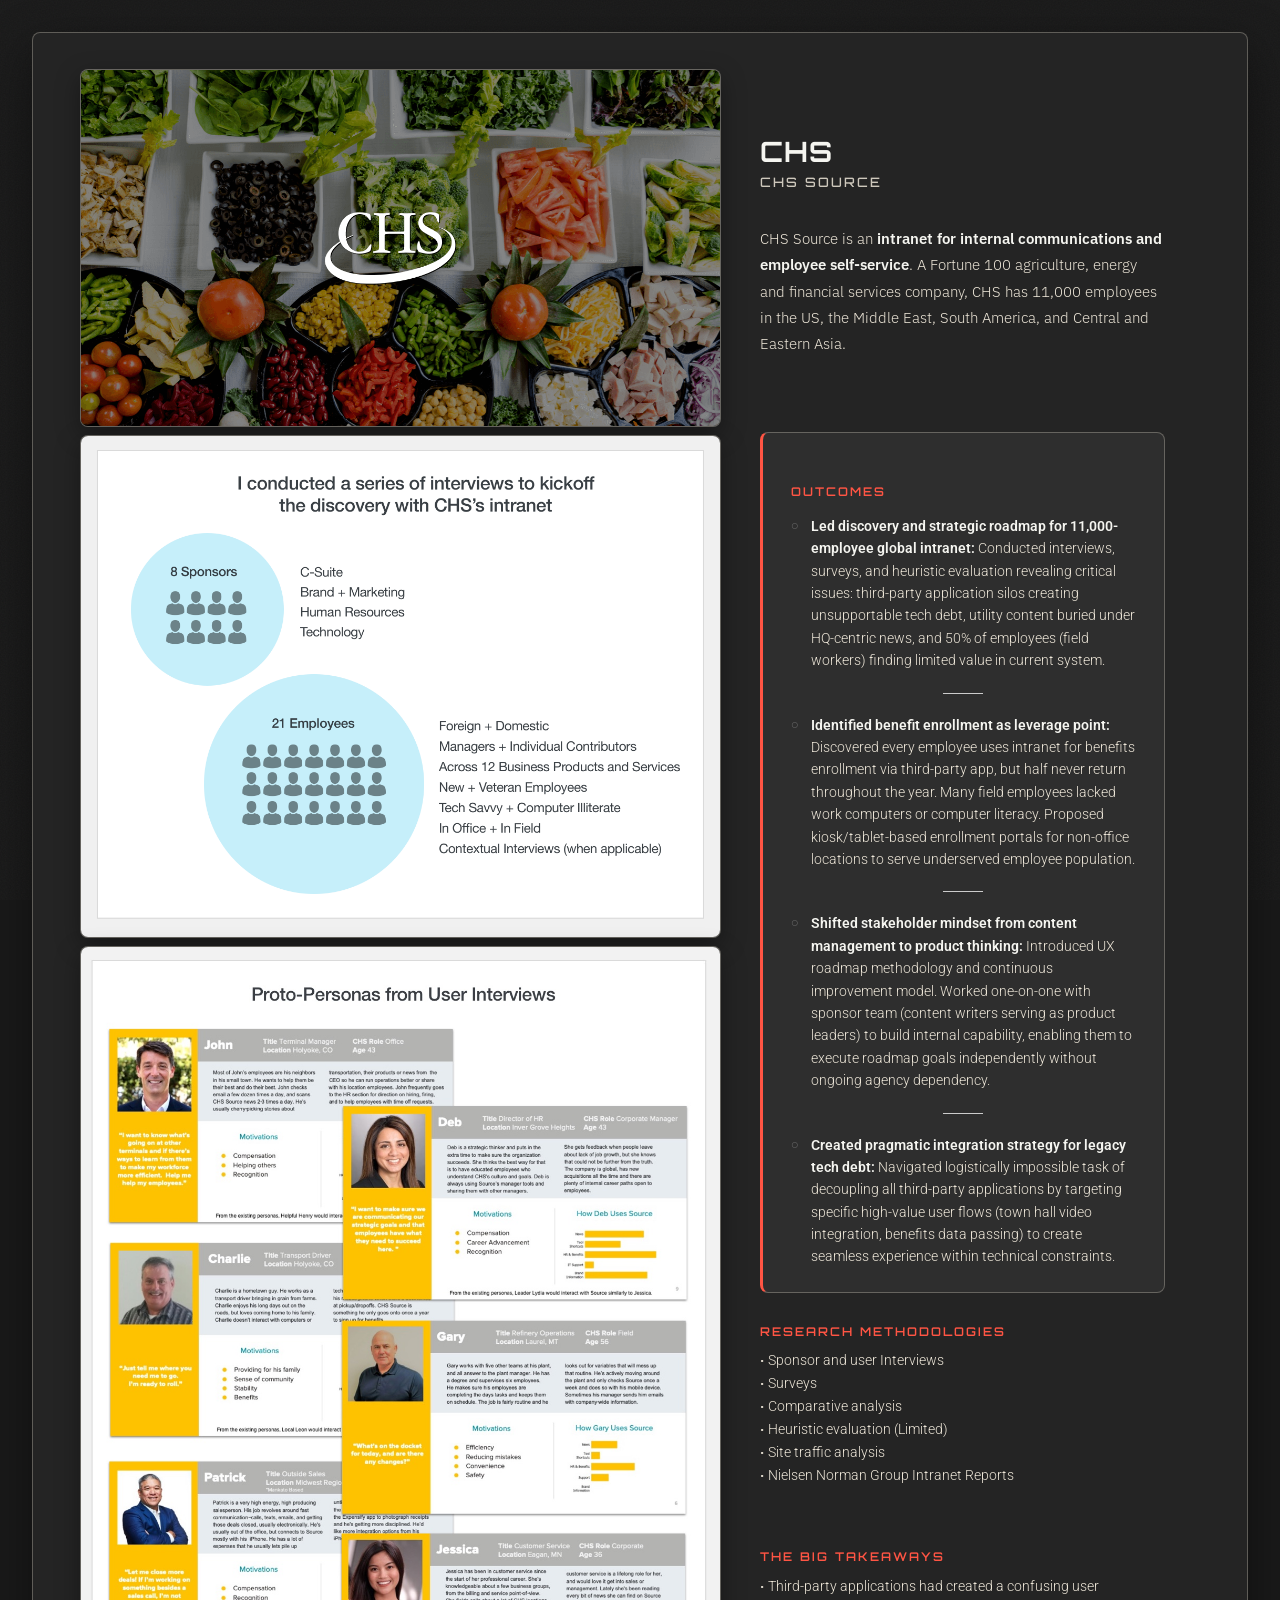
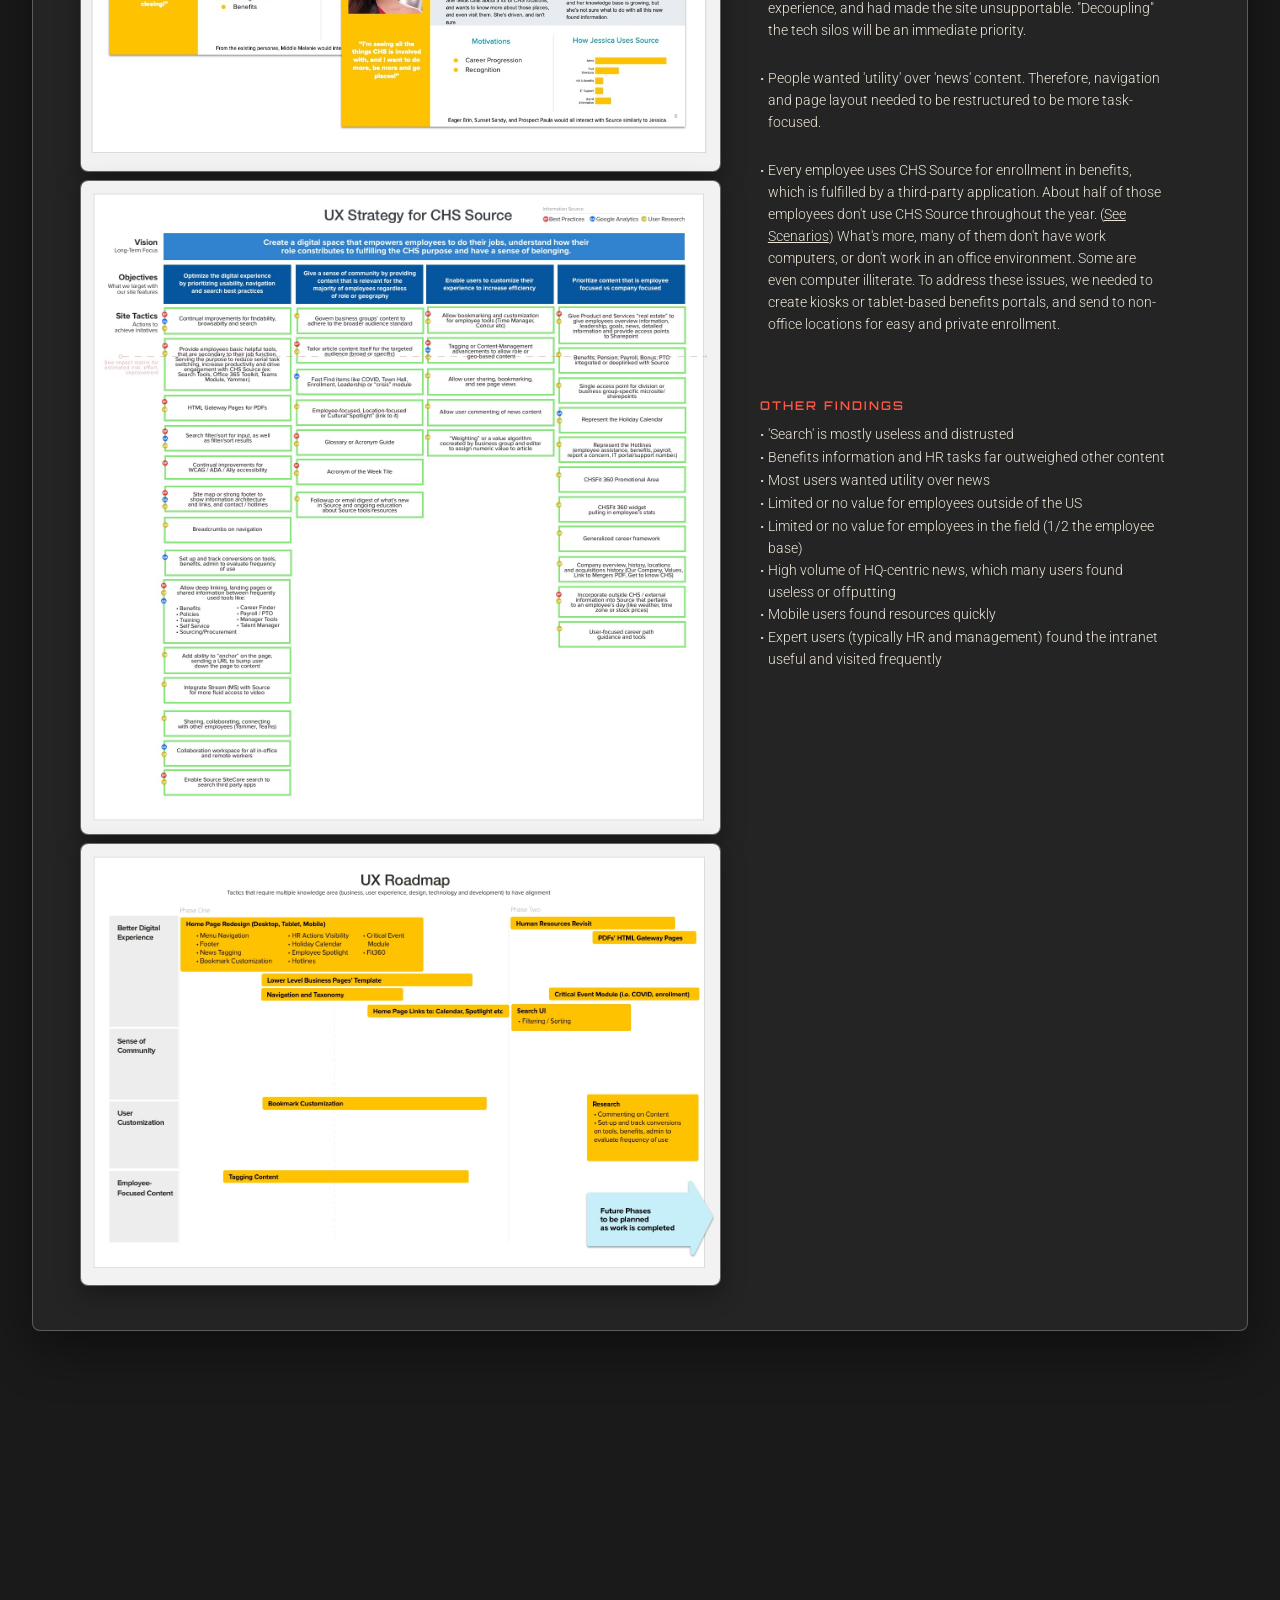
<file: 2chs.html>
<!doctype html>
<html lang="en">
  <head>

    <meta charset="utf-8">
    <meta name="viewport" content="width=device-width, initial-scale=1, shrink-to-fit=no">  
    <title>CHS: Cenex Harvest States </title>
    <meta name="description" content="Dan Benner is a Nielsen Norman Master Certified UX Strategist, UX Product Designer, and UX Researcher Minneapolis St Paul Minnesota or Remote">
    <link rel="stylesheet" href="https://stackpath.bootstrapcdn.com/bootstrap/4.4.1/css/bootstrap.min.css" integrity="sha384-Vkoo8x4CGsO3+Hhxv8T/Q5PaXtkKtu6ug5TOeNV6gBiFeWPGFN9MuhOf23Q9Ifjh" crossorigin="anonymous">
    <link rel="stylesheet" href="/css/main.css"/>
    <link href="https://fonts.googleapis.com/css?family=Lato:700|Roboto:300,400&display=swap" rel="stylesheet">
    <link rel="stylesheet" href="https://cdnjs.cloudflare.com/ajax/libs/animate.css/3.7.2/animate.min.css">
    <!-- dancspo dark theme -->
    <link rel="preconnect" href="https://fonts.googleapis.com">
    <link rel="preconnect" href="https://fonts.gstatic.com" crossorigin>
    <link href="https://fonts.googleapis.com/css2?family=DM+Serif+Display&family=Libre+Caslon+Display&family=IBM+Plex+Mono:wght@400;500&family=Orbitron:wght@400;500;600;700&family=IBM+Plex+Sans:ital,wght@0,300;0,400;0,500;0,600;1,400&display=swap" rel="stylesheet">
    <link rel="stylesheet" href="/css/dancspo-case.css">
    <!-- MS Clarity (dancspo) -->
    <script type="text/javascript">
        (function(c,l,a,r,i,t,y){
            c[a]=c[a]||function(){(c[a].q=c[a].q||[]).push(arguments)};
            t=l.createElement(r);t.async=1;t.src="https://www.clarity.ms/tag/"+i;
            y=l.getElementsByTagName(r)[0];y.parentNode.insertBefore(t,y);
        })(window, document, "clarity", "script", "w7ox8tcgbs");
    </script>



    
        
    


        

    <style>
    .outcomes-container {
        background-color: #F5F5F6;
        border-radius: 6px;
        padding: 24px 28px 16px;
        margin-top: 32px;
        margin-bottom: 32px;
        margin-left: auto;
        margin-right: auto;
        width: 100%;
    }
    .outcomes-container h4 {
        margin-bottom: 16px;
    }
    .outcomes-list {
        list-style: none !important;
        padding-left: 0 !important;
        margin-bottom: 0 !important;
        display: block !important;
        counter-reset: none !important;
    }
    .outcomes-list li {
        display: block !important;
        position: relative;
        padding-left: 20px !important;
        margin-bottom: 42px !important;
        font-size: 14px;
        line-height: 1.6;
    }
    .outcomes-list li:last-child {
        margin-bottom: 0 !important;
    }
    .outcomes-list li + li::after {
        content: '';
        display: block;
        width: 40px;
        height: 1px;
        background-color: #CCC;
        margin: 0 auto;
        position: absolute;
        top: -21px;
        left: 50%;
        transform: translateX(-50%);
    }
    .outcomes-list li::before {
        content: '○' !important;
        display: inline !important;
        position: absolute;
        left: 0;
        color: #666;
        padding-right: 0 !important;
        text-align: left !important;
    }
    </style>

  </head>
    
    
  <body>
      
       
    <section class="pt-5">
            <div class="custom-container">
                <a id="chameleon"></a> 
                <div class="row case_study_container box-shadow">
                    <div class="col-md-7">

                        <div class="animated fadeIn card-animation-fourth mb-2">
                        <img class="corner_img" src="img/07_chs/00-lead.png" style="width:100%;" alt="CHS hero image">
                        </div>

 

                        <div class="animated fadeIn card-animation-eighth mb-2 caption_photo">
                            <a class="artifacts-text" href="img/07_chs/01-UserInterviews.png" target="_blank">                       
                                <img class="corner_img" src="img/07_chs/01-UserInterviews.png" style="width:100%;" alt="CHS — User Interviews">
                            </a>
                        </div>

<!-- COMMENTED OUT (may restore later): image #3 Affinity Maps Issues
                        <div class="animated fadeIn card-animation-eighth mb-2 caption_photo">
                            <a class="artifacts-text" href="img/07_chs/02-AffinityMapsIssues.png" target="_blank">
                                <img class="corner_img" src="img/07_chs/02-AffinityMapsIssues.png" style="width:100%;" alt="Affinity Maps Issues">
                            </a>
                        </div>
-->

<!-- COMMENTED OUT (may restore later): image #4 Affinity Maps Solutions
                        <div class="animated fadeIn card-animation-eighth mb-2 caption_photo">
                            <a class="artifacts-text" href="img/07_chs/03-AffinityMapsSolutions.png" target="_blank">
                                <img class="corner_img" src="img/07_chs/03-AffinityMapsSolutions.png" style="width:100%;" alt="Affinity Maps Solutions">
                            </a>
                        </div>
-->


                        <div class="animated fadeIn card-animation-eleventh mb-2 caption_photo">
                            <a class="artifacts-text" href="img/07_chs/04-ProtoPersonas.jpg" target="_blank">                       
                                <img class="corner_img" src="img/07_chs/04-ProtoPersonas.jpg" style="width:100%;" alt="CHS — Proto Personas">
                            </a>
                        </div>

<!-- COMMENTED OUT (may restore later): image Strategy Template
                        <div class="animated fadeIn card-animation-eleventh mb-2">
                            <a class="artifacts-text" href="img/07_chs/05-StrategyTemplate.png" target="_blank">
                                <img class="corner_img" src="img/07_chs/05-StrategyTemplate.png" style="width:100%;" alt="CHS — Strategy Template">
                            </a>
                        </div>
-->

                        <div class="animated fadeIn card-animation-eleventh mb-2">
                            <a class="artifacts-text" href="img/07_chs/06-UXStrategy.jpg" target="_blank">                       
                                <img class="corner_img" src="img/07_chs/06-UXStrategy.jpg" style="width:100%;" alt="CHS — UX Strategy">
                            </a>
                        </div>
                        
<!-- COMMENTED OUT (may restore later): image #8 Impact Matrix
                        <div class="animated fadeIn card-animation-eleventh mb-2">
                            <a class="artifacts-text" href="img/07_chs/07-ImpactMatrix.png" target="_blank">
                                <img class="corner_img" src="img/07_chs/07-ImpactMatrix.png" style="width:100%;" alt="CHS — Impact Matrix">
                            </a>
                        </div>
-->

                        <div class="animated fadeIn card-animation-eleventh mb-2">
                            <a class="artifacts-text" href="img/07_chs/08-UXRoadmap.jpg" target="_blank">                         
                                <img class="corner_img" src="img/07_chs/08-UXRoadmap.jpg" style="width:100%;" alt="CHS — UX Roadmap">
                            </a>
                        </div>
                        
<!-- COMMENTED OUT (may restore later): image #10 Quotes
                        <div class="animated fadeIn card-animation-eleventh mb-2">
                            <img class="corner_img" src="img/07_chs/11-Quotes.png" style="width:100%;" alt="CHS — Quotes">
                        </div>
-->
                        
                                                
<!-- COMMENTED OUT (may restore later): image #11 Scenarios (already linked in body text)
                        <div class="animated fadeIn card-animation-eleventh mb-2">
                            <a class="artifacts-text" href="img/07_chs/12-Scenarios.jpg" target="_blank">
                                <img class="corner_img" src="img/07_chs/12-Scenarios.jpg" style="width:100%;" alt="CHS — Scenarios">
                            </a>
                        </div>
-->
                
                
                    </div>        
                    <div class="col-md-5 animated fadeIn card-animation-sixth pl-4" style="padding-right: 50px;">

                        <h2>CHS</h2>
                        <h3>CHS Source</h3>
                        <br>    

                        <h5><p>CHS Source is an <strong>intranet for internal communications and employee self-service</strong>. 
                               A Fortune 100 agriculture, energy and financial services company, CHS has 11,000 employees in the US, the Middle East, South America, and Central and Eastern Asia.</p>
                                <br>

                        </h5>

                        <div class="outcomes-container">
                            <h4>Outcomes</h4>
                            <h5>
                            <ul class="outcomes-list">
                                <li><strong>Led discovery and strategic roadmap for 11,000-employee global intranet:</strong> Conducted interviews, surveys, and heuristic evaluation revealing critical issues: third-party application silos creating unsupportable tech debt, utility content buried under HQ-centric news, and 50% of employees (field workers) finding limited value in current system.</li>
                                <li><strong>Identified benefit enrollment as leverage point:</strong> Discovered every employee uses intranet for benefits enrollment via third-party app, but half never return throughout the year. Many field employees lacked work computers or computer literacy. Proposed kiosk/tablet-based enrollment portals for non-office locations to serve underserved employee population.</li>
                                <li><strong>Shifted stakeholder mindset from content management to product thinking:</strong> Introduced UX roadmap methodology and continuous improvement model. Worked one-on-one with sponsor team (content writers serving as product leaders) to build internal capability, enabling them to execute roadmap goals independently without ongoing agency dependency.</li>
                                <li><strong>Created pragmatic integration strategy for legacy tech debt:</strong> Navigated logistically impossible task of decoupling all third-party applications by targeting specific high-value user flows (town hall video integration, benefits data passing) to create seamless experience within technical constraints.</li>
                            </ul>
                            </h5>
                        </div>

<!-- COMMENTED OUT (may restore later): Objective / Goals / My Role
                                    <h4>Objective</h4>
                                    <h5>Create a user-centered strategy for a modern, collaborative and useful intranet.
                                    </h5>
                                    <br>

                                    <h4>Goals</h4>
                                    <h5>Productivity, communication</h5>
                                    <br>

                                    <h4>My Role</h4>
                                    <h5>I was responsible for the conceptual development and strategy for an effective use of user experience and development budget. I also led the discovery phase
                                        to get the sponsor team and myself educated on problem areas within the company's intranet, and instruct members on the team on user experience principles that
                                        they could use within their own content strategy. I also introduced them to the idea of a "UX roadmap" or product model thinking
                                        to ensure continous improvement and evolution of the site to address upcoming requirements.
                                    </h5>
                                    <br>
-->
                        
                                    <h4>Research Methodologies</h4>
                                    <h5><ul>                 
                                        <li>Sponsor and user Interviews</li> 
                                        <li>Surveys</li> 
                                        <li>Comparative analysis</li> 
                                        <li>Heuristic evaluation (Limited)</li> 
                                        <li>Site traffic analysis</li> 
                                        <li>Nielsen Norman Group Intranet Reports</li> 

                                    </ul></h5>
                                    <br>
                        
                        
                        
                        
                                    <h4>The Big Takeaways</h4>
                                    <h5><ul>
                                        <li>Third-party applications had created a confusing user experience, and had made the site unsupportable. "Decoupling" the tech silos will be an immediate priority.</li><br>
                                        <li>People wanted 'utility' over 'news' content. Therefore, navigation and page layout needed to be restructured to be more task-focused.</li><br>
                                        <li>Every employee uses CHS Source for enrollment in benefits, which is fulfilled by a third-party application. About half of those employees
                                        don't use CHS Source throughout the year. (<a style="text-decoration: underline;" href="https://drive.google.com/file/d/1BtPjiQcqYZ3Y6Derxnv1jFO-eDGTo34V/view?usp=sharing" 
                                           target="_blank">See Scenarios</a>) What's more, many of them don't have work computers, or don't work in an office environment. Some are even computer illiterate. To address these issues,
                                            we needed to create kiosks or tablet-based benefits portals, 
                                        and send to non-office locations for easy and private enrollment.</li>
                                        
                                        </ul>
                                    </h5>
                                    <br> 
                        
                        
                                    <h4>Other Findings</h4>
                                    <h5><ul>
                                        <li>'Search' is mostly useless and distrusted</li>
                                        <li>Benefits information and HR tasks far outweighed other content</li>
                                        <li>Most users wanted utility over news</li>
                                        <li>Limited or no value for employees outside of the US</li>
                                        <li>Limited or no value for employees in the field (1/2 the employee base)</li>
                                        <li>High volume of HQ-centric news, which many users found useless or offputting</li>
                                        <li>Mobile users found resources quickly </li>
                                        <li>Expert users (typically HR and management) found the intranet useful and visited frequently</li>

                                        </ul>

                                    </h5>
                                    <br> 
                        
                        
<!-- COMMENTED OUT (may restore later): Next Steps
                                    <h4>Next Steps</h4>
                                    <h5>
                                        <ul>
                                            <li>Open card sort for navigation study</li>
                                            <li>Wireframing home page</li>
                                            <li>Explore customized or personalized bookmarks</li>
                                            <li>Explore benefits / enrollment kiosk or tablet</li>
                                            <li>Explore deep linking into human resources tasks</li>
                                            <li>Explore single sign on / start decoupling third party application silos</li>
                                        </ul>
                                    </h5>
                                    <br>
-->

<!-- COMMENTED OUT (may restore later): Deliverables
                                    <h4>Deliverables</h4>
                                        <h5>

                                        [Inactive InVision artifact: https://projects.invisionapp.com/freehand/document/8gXmrMobt]
                                        <span class="artifacts-text" style="text-decoration: line-through; color: #999;">Affinity Mapping Whiteboard (Invision)</span> <span style="color: #999; font-size: 0.85em;">(inactive)</span><br>
                                            
                                        <a class="artifacts-text" href="https://drive.google.com/file/d/1wshZevokiIBfTsK1UsX8YXZd_3OFfWXx/view?usp=sharing" 
                                           target="_blank">Primary Themes and Opportunties.pdf</a><br>      
                                            
                                        <a class="artifacts-text" href="https://drive.google.com/file/d/1zr5dukHq-uIBkQZtjT6NXSEmSJF0iB6n/view?usp=sharing" 
                                           target="_blank">UX Strategy for CHS Source.pdf</a><br>  
                                            
                                        <a class="artifacts-text" href="https://drive.google.com/file/d/1U2pJgW-eHVcSwVHNJ2WLfBOXyyPDtTF6/view?usp=sharing" 
                                           target="_blank">UX Roadmap.pdf</a><br>  
                                            
                                        <a class="artifacts-text" href="https://drive.google.com/file/d/1gdiSEvW6OAQpXlNgX6D228nZcrn7BDQ1/view?usp=sharing" 
                                           target="_blank">Interviews Closure Deck.pdf</a><br>      
                                            
                                        <a class="artifacts-text" href="https://drive.google.com/file/d/1w9kmSDUHmFckbr5KF7SbwofIfz5W49IC/view?usp=sharing" 
                                           target="_blank">Discovery Closure Deck.pdf</a><br>  
                                            
                                        <a class="artifacts-text" href="https://drive.google.com/file/d/1hsMMQCAd8pIn7da5m4OEhcT5FiAdENbx/view?usp=sharing" 
                                           target="_blank">Proto-Personas.pdf</a><br>
                                                                                    
                                        <a class="artifacts-text" href="https://drive.google.com/file/d/1BtPjiQcqYZ3Y6Derxnv1jFO-eDGTo34V/view?usp=sharing" 
                                           target="_blank">Scenarios for Field Employee Benefit Enrollment.pdf</a><br>


                                        </h5>
-->

                        <!-- End Text Column-->
                    </div> 
                </div>  
            </div>    
        </section>              

    <section>
        <div class="end-page-margin"> </div>    
    </section> 


      


          
      
      
      
      
      









    <!-- Optional JavaScript -->
    <!-- jQuery must come first, then Popper.js, then Bootstrap JS -->
    <script src="https://code.jquery.com/jquery-3.4.1.slim.min.js" integrity="sha384-J6qa4849blE2+poT4WnyKhv5vZF5SrPo0iEjwBvKU7imGFAV0wwj1yYfoRSJoZ+n" crossorigin="anonymous"></script>
    <script src="https://cdn.jsdelivr.net/npm/popper.js@1.16.0/dist/umd/popper.min.js" integrity="sha384-Q6E9RHvbIyZFJoft+2mJbHaEWldlvI9IOYy5n3zV9zzTtmI3UksdQRVvoxMfooAo" crossorigin="anonymous"></script>
    <script src="https://stackpath.bootstrapcdn.com/bootstrap/4.4.1/js/bootstrap.min.js" integrity="sha384-wfSDF2E50Y2D1uUdj0O3uMBJnjuUD4Ih7YwaYd1iqfktj0Uod8GCExl3Og8ifwB6" crossorigin="anonymous"></script>
    

    
    

<script>
(function() {
  var NS = 'http://www.w3.org/2000/svg';
  document.querySelectorAll('.btn-snake').forEach(function(btn) {
    var w = btn.offsetWidth, h = btn.offsetHeight, rx = h / 2;
    var cwPath = 'M ' + rx + ' ' + h +
                 ' A ' + rx + ' ' + rx + ' 0 0 1 ' + rx + ' 0' +
                 ' L ' + (w - rx) + ' 0';
    var ccwPath = 'M ' + rx + ' ' + h +
                  ' L ' + (w - rx) + ' ' + h +
                  ' A ' + rx + ' ' + rx + ' 0 0 0 ' + (w - rx) + ' 0';
    var allSvgs = [], allPaths = [];
    ['white', 'blue'].forEach(function(color) {
      [cwPath, ccwPath].forEach(function(d) {
        var svg = document.createElementNS(NS, 'svg');
        svg.setAttribute('class', 'snake-svg snake-svg-' + color);
        svg.setAttribute('viewBox', '0 0 ' + w + ' ' + h);
        var path = document.createElementNS(NS, 'path');
        path.setAttribute('d', d);
        path.setAttribute('class', 'snake-' + color + '-path');
        path.setAttribute('fill', 'none');
        path.setAttribute('stroke', color === 'white' ? '#ffffff' : '#4eb5e1');
        path.setAttribute('stroke-width', '4');
        path.setAttribute('stroke-linecap', 'round');
        svg.appendChild(path);
        btn.appendChild(svg);
        allSvgs.push(svg);
        allPaths.push(path);
        var len = path.getTotalLength();
        path.style.strokeDasharray = len;
        path.style.setProperty('--perim', len);
      });
    });
    var animStart = Date.now();
    var frozen = false;
    btn.addEventListener('click', function() {
      if (frozen) return;
      frozen = true;
      var progress = ((Date.now() - animStart) % 12000) / 12000;
      var showBlue = progress < 0.5;
      function freeze() {
        allSvgs.concat(allPaths).forEach(function(el) { el.style.animation = 'none'; });
        var perim = allPaths[0].getTotalLength();
        if (showBlue) {
          allSvgs[0].style.zIndex = 1; allSvgs[1].style.zIndex = 1;
          allSvgs[2].style.zIndex = 2; allSvgs[3].style.zIndex = 2;
          allPaths[0].style.strokeDashoffset = perim;
          allPaths[1].style.strokeDashoffset = perim;
          allPaths[2].style.strokeDashoffset = '0';
          allPaths[3].style.strokeDashoffset = '0';
        } else {
          allSvgs[0].style.zIndex = 2; allSvgs[1].style.zIndex = 2;
          allSvgs[2].style.zIndex = 1; allSvgs[3].style.zIndex = 1;
          allPaths[0].style.strokeDashoffset = '0';
          allPaths[1].style.strokeDashoffset = '0';
          allPaths[2].style.strokeDashoffset = perim;
          allPaths[3].style.strokeDashoffset = perim;
        }
      }
      if (progress < 0.125) {
        setTimeout(freeze, (0.125 - progress) * 12000);
      } else if (progress >= 0.5 && progress < 0.625) {
        setTimeout(freeze, (0.625 - progress) * 12000);
      } else {
        freeze();
      }
    });
  });
})();
</script>

        <!-- Default Statcounter code for dancspo.com -->
    <script type="text/javascript">
    var sc_project=13213650;
    var sc_invisible=1;
    var sc_security="fb495564";
    </script>
    <script type="text/javascript" src="https://www.statcounter.com/counter/counter.js" async></script>
    <noscript><div class="statcounter"><a title="Web Analytics" href="https://statcounter.com/" target="_blank"><img class="statcounter" src="https://c.statcounter.com/13213650/0/fb495564/1/" alt="Web Analytics" referrerPolicy="no-referrer-when-downgrade"></a></div></noscript>
    <!-- End of Statcounter Code -->
  </body>
</html>
</file>
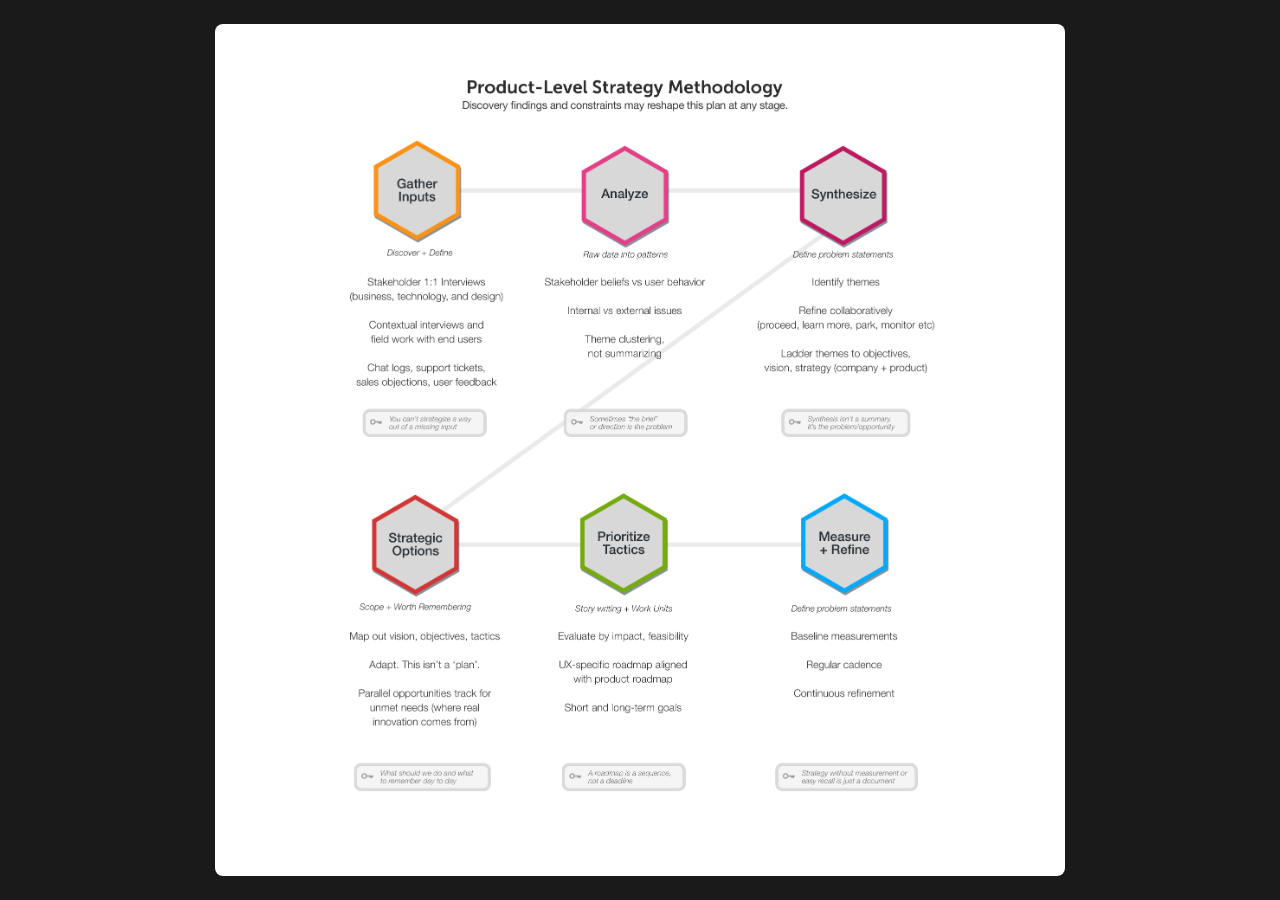
<file: process.html>
<!DOCTYPE html>
<html lang="en">
<head>
<meta charset="UTF-8">
<meta name="viewport" content="width=device-width, initial-scale=1.0">
<title>Process — Product-Level Strategy Methodology · Dan Benner</title>
<meta name="robots" content="noindex">
<style>
  *, *::before, *::after { margin: 0; padding: 0; box-sizing: border-box; }
  html, body { background: #1a1a1a; min-height: 100%; }
  body {
    display: flex;
    align-items: center;
    justify-content: center;
    min-height: 100vh;
    padding: 24px;
  }
  img {
    display: block;
    width: auto;
    height: auto;
    max-width: 100%;
    max-height: calc(100vh - 48px);
    border-radius: 8px;
  }
</style>
</head>
<body>
  <img src="images/process.png" alt="Product-Level Strategy Methodology — Dan Benner's discovery-to-roadmap process">
</body>
</html>
</file>
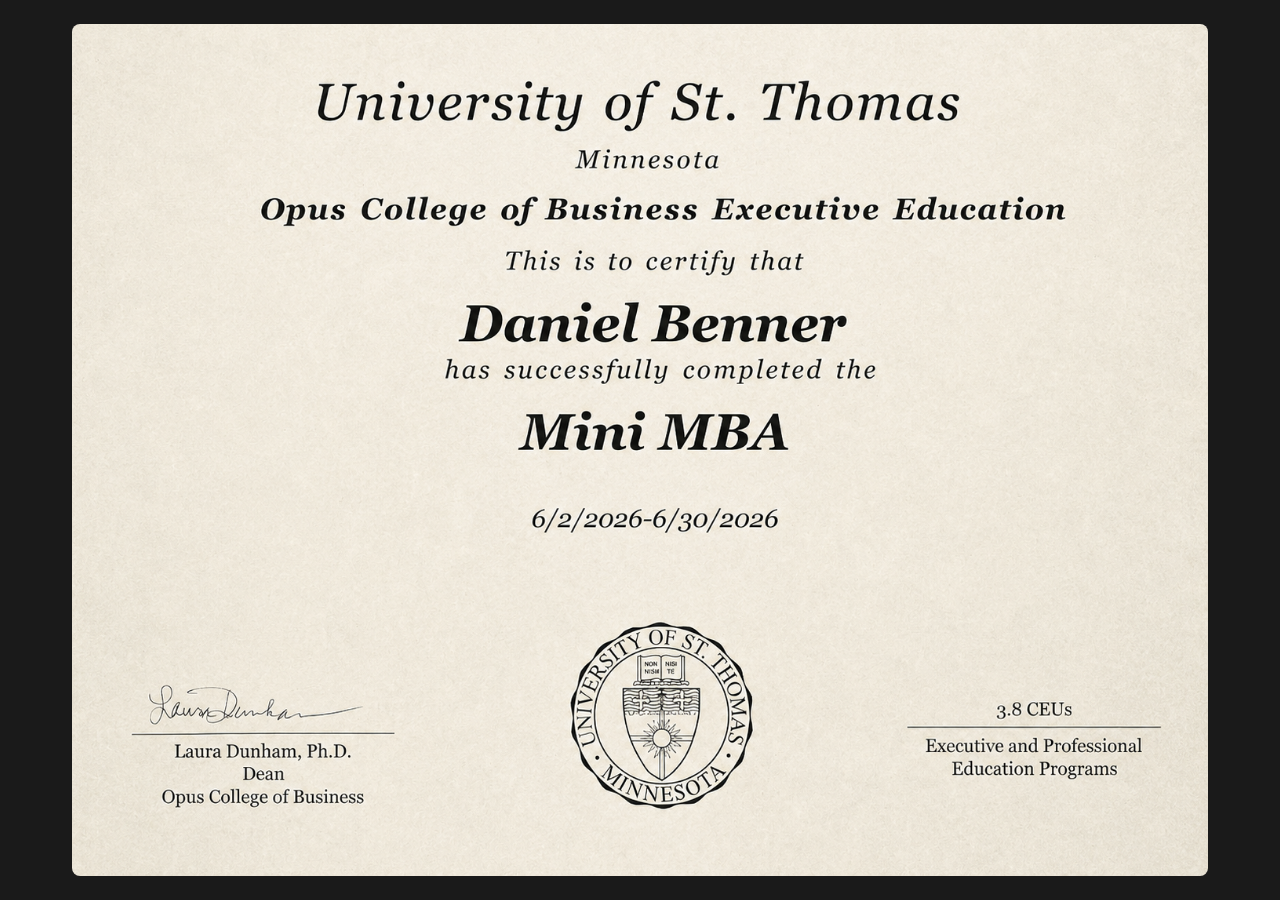
<file: stthomas-mba.html>
<!DOCTYPE html>
<html lang="en">
<head>
<meta charset="UTF-8">
<meta name="viewport" content="width=device-width, initial-scale=1.0">
<title>University of St. Thomas Mini MBA — Dan Benner</title>
<meta name="robots" content="noindex">
<style>
  *, *::before, *::after { margin: 0; padding: 0; box-sizing: border-box; }
  html, body { background: #1a1a1a; min-height: 100%; }
  body {
    display: flex;
    align-items: center;
    justify-content: center;
    min-height: 100vh;
    padding: 24px;
  }
  img {
    display: block;
    width: auto;
    height: auto;
    max-width: 100%;
    max-height: calc(100vh - 48px);
    border-radius: 8px;
  }
</style>
</head>
<body>
  <img src="images/stthomas-mba-certificate.png" alt="University of St. Thomas, Opus College of Business — Mini MBA certificate, Daniel Benner">
</body>
</html>
</file>
<file: css/main.css>
html {
    overflow-y: scroll;
}

/* Made with/for AI tags */
.alert {
    border: none;
}

body {
    font-family: 'Roboto', sans-serif;
    font-family: 'Lato', sans-serif;
    background-color: #EDEEF0;
}

a {
   color: #2A3036; 
}

.custom-container {
    width:95%;
    margin: 0 auto;
}


.custom-casestudy-width{
    width: 85%;
    margin: 0 auto;
}


/* h1 Hello My Name IS and Bio Card - Both*/
/* h2 Title Card - Lato */
/* h3 Title for Work Cards - Lato */
/* h4 Title for Featurettes - Lato*/
/* h5 Body Text - Roboto */


/* h1 Hello My Name Is and Bio Card*/
h1 {
    font-size: 38px; 
    letter-spacing: -0.5px;
    font-weight: 700;
    font-family: 'Lato',sans-serif;
    padding-bottom: 30px;
}


/* h2 Title Card */
h2 {
    font-size: 28px;
    letter-spacing: -0.5px;
    font-weight: 700;
    font-family: 'Lato',sans-serif;
}


/* h3 Title for Work Cards */
h3 {
    font-size: 20px;
    letter-spacing: -0.5px;
    font-weight: 700;
    font-family: 'Lato',sans-serif;

}


/* h4 Title for Featurettes */
h4 {
    font-size: 20px;
    letter-spacing: -0.5px;
    font-weight: 700;
    font-family: 'Lato',sans-serif;
}


/* h5 Body Text */
h5 {
    font-size: 14px;
    line-height: 24px;
    font-weight: 300;
    font-family: 'Roboto',sans-serif;
}


/* Artifact Links for Case Studies */
.artifacts-text {
    color: #125fe0;
}


.artifacts-text:hover {
    color: #0b43a1;
    text-decoration: underline;
    cursor: pointer;
}




/* Image Caption */
.img_caption {
    margin-left: auto;
    margin-right: auto;
    font-size: 12px;
    font-weight: 300;
    font-family: 'Roboto',sans-serif;
    font-style: italic;
    line-height: 14px;
    text-align: left;
    text-decoration: none;
    color: #2A3036;
    padding-top: 5px;
    padding-bottom: 10px;  
}


.caption_photo {
    position: relative;
}

/* outer container div (not image) 
must be set
to relative, and the caption
should be set to absolute*/

.caption_bottom_left {
    font-size: 12px;
    font-weight: 300;
    font-family: 'Roboto',sans-serif;
    font-style: italic;
    line-height: 16px;
    position: absolute;
    bottom: 8px;
    left: 16px;
    width: 45%;
    opacity: 0.75;
}

.caption_bottom_right {
    font-size: 12px;
    font-weight: 300;
    font-family: 'Roboto',sans-serif;
    font-style: italic;
    line-height: 16px;
    position: absolute;
    bottom: 8px;
    right: 16px;
    width: 45%;
}

.caption_top_left {
    font-size: 12px;
    font-weight: 300;
    font-family: 'Roboto',sans-serif;
    font-style: italic;
    line-height: 16px;
    position: absolute;
    top: 8px;
    left: 16px;
    width: 40%;
}

.caption_top_center {
    font-size: 12px;
    font-weight: 300;
    font-family: 'Roboto',sans-serif;
    font-style: italic;
    text-align: center;
    line-height: 16px;
    position: absolute;
    top: 8px;
    left: 50%;
    width: 100%;
}

.caption_bottom_center {
    font-size: 12px;
    font-weight: 300;
    font-family: 'Roboto',sans-serif;
    font-style: italic;
    text-align: center;
    line-height: 16px;
    position: absolute;
    bottom: 8px;
    left: 50%;
    width: 100%;
}



.myname_caption {
    font-size: 13px;
    font-weight: 200;
    font-family: 'Roboto',sans-serif;
    line-height: 20px;
    text-align: left;
    padding-top: 3px;
    padding-bottom: 6px;  
}


/* Accreditation Caption */
.acc_caption {
    font-size: 12px;
    font-weight: 300;
    font-family: 'Roboto',sans-serif;
    font-style: italic;
    line-height: 14px;
    text-align: center;
    text-decoration: none;
    color: #2A3036;
}

/*
ul{  
    padding: 0;
    list-style: none;
    list-style-position: outside;
}


li {
    list-style-position: inside;
    text-indent: 0.19em;
    list-style: none;
}


ul li:before{ 
    content:"• "; 
    font-size:14pt; 
    opacity: 0.5;
    position: relative;
    display:inline-block;
}
*/

ul,li {
    margin: 0;
    padding: 0;
}

ul {
    counter-reset: foo;
    display: table;
}

li {
    font-size: 14px;
    line-height: 22px;
    font-weight: 300;
    font-family: 'Roboto',sans-serif;
    list-style: none;
    counter-increment: foo;
    display: table-row;
  
}

li::before {
    font-size: 10pt;
    content: "•  ";
    display: table-cell;
    text-align: right;
    padding-right: .3em;
}



/* Text Styling and Tweaks */

.reverse-text {
    color: #FFF;
}

.text-width {
    width: 80%;
}

hr.reverse-hr {
    border: 1px solid white;
    opacity: 0.1;
}




/* Cards */

    /* Moves down cards for index nav*/
.push-down-cards{
    padding-top: 70px;
}

.card-fill {
    padding: 40px;
    border-radius: 10px;
}

/* ── Hover A: darken overlay (multiply blend, 0.2 black) ──────────── */
.card-hover-darken {
    position: relative;
    transition: none;
}
.card-hover-darken::before {
    content: '';
    position: absolute;
    inset: 0;
    border-radius: inherit;
    background: rgba(0, 0, 0, 0.2);
    mix-blend-mode: multiply;
    opacity: 0;
    transition: opacity 0.3s ease-out;
    pointer-events: none;
    z-index: 2;
}
.card-hover-darken:hover::before {
    opacity: 1;
}
.card-hover-darken h3,
.card-hover-darken a,
.card-hover-darken p,
.card-hover-darken .btn {
    position: relative;
    z-index: 3;
}

/* Heavier overlay (0.3) for specific cards */
.card-seven-lower.card-hover-darken::before,
.card-fifteen.card-hover-darken::before {
    background: rgba(0, 0, 0, 0.3);
}

/* Heavier overlay (0.3) for Coca-Cola */
.card-ten.card-hover-darken::before {
    background: rgba(0, 0, 0, 0.3);
}

/* Lighter overlay (0.1) for specific cards */
.card-two.card-hover-darken::before,
.card-three.card-hover-darken::before,
.card-fourteen.card-hover-darken::before,
.card-eight.card-hover-darken::before,
.card-six.card-hover-darken::before,
.card-seven.card-hover-darken::before,
.card-twelve.card-hover-darken::before {
    background: rgba(0, 0, 0, 0.1);
}


.card-multiple-top {
    height: 180px;
    border-radius: 10px;
    margin-bottom: 35px;
}

.card-multiple-bottom {
    height: 180px;
    border-radius: 10px;
    margin-top: 35px;
}

.card-one {
    height: 394px;
    background: #2A3036;
    color: #fff;
}

.card-two {
    background: #AEEDF4;
    color: #2A3036;
    background-image: url(/img/00_home_images/bestbuy_techtriage_750x200.png);
    cursor: pointer;
    overflow: hidden;
    clip-path: inset(0 round 10px);
}


.card-three{
    background: #C8DED2;
    color: #2A3036;
    cursor: pointer;
    height: 180px;
    position: relative;
    overflow: hidden;
}

.card-three-img-cheat {
    position: absolute;
    top: 64px;
    left: 36px;
    z-index: 0;
}

.card-three h3,
.card-three a {
    position: relative;
    z-index: 1;
}

.card-three-img-cheat img {
    height: 125px;
    width: 493px;
    transform: scale(1.2) rotate(-20deg);
    transform-origin: center center;
}


.card-four {
    height: 394px;
    background: #2A3036;
    color: #fff;
}

.card-five {
    height: 180px;
    background: #FFF;
    color: #2A3036;
    position: relative;
}

.card-six{
    background: #C8DED2;
    color: #2A3036;
    cursor: pointer;
    height: 180px;
    border-radius: 10px;
    position: relative;
    overflow: hidden;
}

.card-six-img-cheat {
    position: absolute;
    bottom: -10px;
    right: -40px;
    z-index: 0;
}

.card-six-img-cheat img {
    height: 160px;
    width: 392px;
    transform-origin: top left;
}

.card-six h3,
.card-six a {
    position: relative;
    z-index: 1;
}

.card-seven {
    height: 180px;
    background: #FFC76E;
    color: #2A3036;
    position: relative;
    overflow: hidden;
    cursor: pointer;
}

.card-seven-animation-cheat {
    position: absolute;
    bottom: 20px;
    right: 24px;
    left: auto;
}

.card-seven-animation-cheat img {
    max-height: 110px;
    border-radius: 6px;
}

.card-seven-lower {
    height: 180px;
    background: #000;
    color: #FFF;
    cursor: pointer;
    position: relative;
    overflow: hidden;
    clip-path: inset(0 round 10px);
}

.card-seven-lower .card-bg-video {
    position: absolute;
    top: 0;
    left: 0;
    width: 100%;
    height: 100%;
    object-fit: cover;
    z-index: 0;
}

.card-seven-lower::after {
    content: '';
    position: absolute;
    top: 0;
    left: 0;
    width: 100%;
    height: 100%;
    background: rgba(0, 178, 180, 0.1);
    z-index: 1;
}

.card-seven-lower h3,
.card-seven-lower a {
    position: relative;
    z-index: 2;
}

.card-seven-lower h3 {
    text-shadow: 0px 0px 3px #000, 0px 0px 8px rgba(0,0,0,0.8);
}

/* coach */
.card-eight {
    height: 540px;
    color: #2A3036;
    background: #000;
    position: relative;
    overflow: hidden;
    clip-path: inset(0 round 10px);
    cursor: pointer;
}

.card-eight .card-bg-video {
    position: absolute;
    top: 0;
    left: 0;
    width: 100%;
    height: 100%;
    object-fit: cover;
    z-index: 0;
}

.card-eight::after {
    content: '';
    position: absolute;
    top: 0;
    left: 0;
    width: 100%;
    height: 100%;
    background: rgba(80, 254, 254, 0.4);
    z-index: 1;
}

.card-eight h3,
.card-eight a,
.card-eight p,
.card-eight .card-seven-animation-cheat {
    position: relative;
    z-index: 2;
}

.card-eight h3{
    text-shadow: 0px 0px 3px #82d9e7;    
}

.card-nine {
    height: 326px;
    background: #FFF;
    color: #2A3036;
}

/* coke roam */
.card-ten{
    background: #595050;
    color: #FFF;
    background-image: url(/img/00_home_images/roam_750x200.png);
    background-size: cover;
    cursor: pointer;
    overflow: hidden;
    clip-path: inset(0 round 10px);
}

.card-ten h3{
    text-shadow: 0px 0px 3px #000;    
}

.card-eleven{
    height: 396px;
    background: #FFF;
    color: #2A3036;
}

/* chameleon */
.card-twelve{
    height: 180px;
    background: #AEEDF4;
    color: #2A3036;
    /*text-shadow: 1px 0 10px white;*/
    background-image: url(/img/00_home_images/chameleon_750x200.png);
    background-size: cover;
    margin-bottom: 35px;
    cursor: pointer;
    overflow: hidden;
    clip-path: inset(0 round 10px);
}

/* roam */
.card-thirteen{
    height: 180px;
    background: #FFF;
    color: #2A3036;
}

/* chs */
.card-fourteen{
    height: 280px;
    background: #CACACA;
    background-image: url(/img/00_home_images/CHS_scene_landspeeder-min.gif);
    box-shadow:inset 0 0 0 2000px rgba(74, 130, 53, 0.2);
    color: #2A3036;
    cursor: pointer;
    overflow: hidden;
    clip-path: inset(0 round 10px);
}

.card-fourteen h3{
    text-shadow: 0px 0px 3px #cdfcb3;    
}

/* nagios */
.card-fifteen{
    height: 280px;
    background: #000;
    position: relative;
    overflow: hidden;
    clip-path: inset(0 round 10px);
    color: #FFF;
    cursor: pointer;
}

.card-fifteen .card-bg-video {
    position: absolute;
    top: 0;
    left: 0;
    width: 100%;
    height: 100%;
    object-fit: cover;
    z-index: 0;
}

.card-fifteen::after {
    content: '';
    position: absolute;
    top: 0;
    left: 0;
    width: 100%;
    height: 100%;
    background: rgba(18, 18, 18, 0.2); /* 0.2 = subtle scrim */
    /* alternate teal tint: rgba(80, 254, 254, 0.4) */
    z-index: 1;
}

.card-fifteen h3,
.card-fifteen a {
    position: relative;
    z-index: 2;
}

.card-fifteen h3{
    text-shadow: 0px 0px 3px #000, 0px 0px 8px rgba(0,0,0,0.8);
}




/* ey */
.card-sixteen{
    height: 280px;
    background: #000;
    position: relative;
    overflow: hidden;
    clip-path: inset(0 round 10px);
    color: #FFF;
    cursor: pointer;
}

.card-sixteen .card-bg-video {
    position: absolute;
    top: 0;
    left: 0;
    width: 100%;
    height: 100%;
    object-fit: cover;
    z-index: 0;
    filter: saturate(80%);
}

.card-sixteen::after {
    content: '';
    position: absolute;
    top: 0;
    left: 0;
    width: 100%;
    height: 100%;
    background: rgba(0,0,0,0.10);
    z-index: 1;
}

.card-sixteen h3,
.card-sixteen a {
    position: relative;
    z-index: 2;
}

.card-sixteen h3{
    text-shadow: 0px 0px 3px #000;
}






/* intuitive surgical*/
.card-seventeen{
    height:  280px;
    background: #000;
    position: relative;
    overflow: hidden;
    clip-path: inset(0 round 10px);
    color: #FFF;
    cursor: pointer;
}

.card-seventeen .card-bg-video {
    position: absolute;
    top: 0;
    left: 0;
    width: 100%;
    height: 100%;
    object-fit: cover;
    z-index: 0;
}

.card-seventeen h3,
.card-seventeen a {
    position: relative;
    z-index: 3;
}

.card-seventeen h3{
    text-shadow: 0px 0px 30px #07133F; 
}





/* kudo*/
.card-eighteen{
    height:  280px;
    background: #000;
    position: relative;
    overflow: hidden;
    clip-path: inset(0 round 10px);
    color: #FFF;
    cursor: pointer;
}

.card-eighteen .card-bg-video {
    position: absolute;
    top: 0;
    left: 0;
    width: 100%;
    height: 100%;
    object-fit: cover;
    z-index: 0;
    filter: saturate(90%);
}

.card-eighteen::after {
    content: '';
    position: absolute;
    top: 0;
    left: 0;
    width: 100%;
    height: 100%;
    background: rgba(0,0,0,0.05);
    z-index: 1;
}

.card-eighteen h3,
.card-eighteen a {
    position: relative;
    z-index: 2;
}

.card-eighteen h3{
    text-shadow: 0px 0px 30px #000;
}



/* droneup*/

.card-nineteen{
    height: 280px;
    background: #000;
    background-image: url(/img/00_home_images/droneup-home-background-compressed.gif);
    box-shadow:inset 0 0 0 2000px rgba(0, 37, 97, 0.2);
    color: #FFF;
    cursor: pointer;
    overflow: hidden;
    clip-path: inset(0 round 10px);
}

/*
.card-nineteen h3{
    text-shadow: 0px 0px 30px #284171; 
}
*/


/*
.card-case-study-footer{
    color: #2A3036;
    background-color: #D2D2D2; 
    padding: 55px;
    padding: 120px 100px;
    margin-bottom: 34px;  
    border-radius: 20px;
}
*/


.row-margin{
    margin-top:34px;
}

.end-page-margin{
    height: 500px;
}



/* Home Card Animate Onload */


.card-animation-first {
    animation-duration: 0.25s;
    animation-delay: 0.1s;
    animation-iteration-count: 1;
}

.card-animation-second {
    animation-duration: 0.75s;
    animation-delay: .25s;
    animation-iteration-count: 1;
}

.card-animation-third {
    animation-duration: 0.75s;
    animation-delay: .1s;
    animation-iteration-count: 1;
}

.card-animation-fourth {
    animation-duration: 0.5s;
    animation-delay: .3s;
    animation-iteration-count: 1;
}

.card-animation-fifth {
    animation-duration: 0.25s;
    animation-delay: .4s;
    animation-iteration-count: 1;
}

.card-animation-sixth {
    animation-duration: 0.75s;
    animation-delay: .5s;
    animation-iteration-count: 1;
}

.card-animation-sixthhalf {
    animation-duration: 0.25s;
    animation-delay: .7s;
    animation-iteration-count: 1;
}

.card-animation-seventh {
    animation-duration: 0.75s;
    animation-delay: .6s;
    animation-iteration-count: 1;
}

.card-animation-eighth {
    animation-duration: 0.5s;
    animation-delay: .75s;
    animation-iteration-count: 1;
}

.card-animation-ninth {
    animation-duration: 0.5s;
    animation-delay: .8s;
    animation-iteration-count: 1;
}

.card-animation-tenth {
    animation-duration: 0.5s;
    animation-delay: .9s;
    animation-iteration-count: 1;
}

.card-animation-eleventh {
    animation-duration: 0.75s;
    animation-delay: 1s;
    animation-iteration-count: 1;
}


.box-shadow {
    -webkit-box-shadow: 0px 2px 4px 0px rgba(168,168,168,0.5); 
    box-shadow: 0px 2px 4px 0px rgba(168,168,168,0.5);
}
    

/* Card Buttons*/

.btn-card{
    font-size: 12px;
    background: #4A4747;
    color: #FFF;
    margin-right: 10px;
    border-radius: 6px;
    padding: 5px 20px;
    text-decoration: none;
    text-transform: uppercase;
}

.btn-card:hover{
    color: #e3e3e3;
    background: #292626;
    text-decoration: none;
    -webkit-transition: All 0.25s ease;
    -moz-transition: All 0.25s ease;
    -o-transition: All 0.25s ease;
    -ms-transition: All 0.25s ease;
    transition: All 0.25s ease;  
}

.btn-card:focus{
    color: #dbdbdb;
    background: #0f0e0e;
    border: 0px solid #0f0e0e;
    outline: none !important;
    box-shadow: none;
    text-decoration: none;
}

.btn-card-reverse{
    font-size: 12px;
    background: #FFF;
    color: #4A4747;
    margin-right: 10px;
    border-radius: 6px;
    padding: 5px 20px;
    text-decoration: none;
    text-transform: uppercase;
    outline: none;
    border: 0px solid #FFF;
}

.btn-card-reverse:hover{
    background: #a8a8a8;
    outline: none;
    border: 0px solid #a8a8a8;
    text-decoration: none;
    -webkit-transition: All 0.25s ease;
    -moz-transition: All 0.25s ease;
    -o-transition: All 0.25s ease;
    -ms-transition: All 0.25s ease;
    transition: All 0.25s ease;
}

.btn-card-reverse:focus{
    background: #7a7a7a;
    outline: none;
    border: 0px solid #7a7a7a;
    outline: none !important;
    box-shadow: none;
    text-decoration: none;
}


/* Accordion divider */
hr.accordion-divider {
    width: 100%;
    border: none;
    border-top: 1px solid #E5E5E5;
    margin: 44px auto;
}

/* Card Buttons*/

.btn-case-study{
    display: block;
    width: fit-content;
    margin: 12px auto;
    font-size: 13px;
    font-weight: 600;
    background: #4A4747;
    color: #FFF;
    border-radius: 20px;
    padding: 8px 36px;
    text-decoration: none;
    letter-spacing: 0.04em;
    box-shadow: 0 2px 6px rgba(0,0,0,0.18);
    transition: background 0.2s ease-in-out, box-shadow 0.2s ease-in-out, transform 0.2s ease-in-out;
}

.btn-arrow {
    display: inline-block;
    transition: transform 0.25s ease;
    margin-left: 4px;
}

.btn-case-study[aria-expanded="true"] .btn-arrow {
    transform: rotate(90deg);
}


.btn-case-study:hover{
    color: #fff;
    background: #292626;
    text-decoration: none;
    box-shadow: 0 4px 10px rgba(0,0,0,0.28);
    transform: translateY(-1px);
}


.btn-case-study:focus{
    color: #dbdbdb;
    background: #0f0e0e;
    border: 0px solid #0f0e0e;
    outline: none !important;
    box-shadow: none;
    text-decoration: none;
}


.bby_btn{
    background: #063695;
}

/* Snake border animation button */
.btn-snake {
    position: relative;
    overflow: visible;
    background: #063695;
    border: none;
    box-shadow: 0 0 20px 10px rgba(128,128,128,0.2) !important;
}

.btn-snake .snake-svg {
    position: absolute;
    top: 0;
    left: 0;
    width: 100%;
    height: 100%;
    pointer-events: none;
    overflow: visible;
}

.btn-snake .snake-svg path {
    stroke-linecap: round;
}

/* 12s loop: border ALWAYS visible, alternating white ↔ blue
   4 paths: white CW/CCW + blue CW/CCW. New color draws over old. */

.btn-snake .snake-svg-white {
    animation: snakeWhiteZ 12s step-end infinite;
}

.btn-snake .snake-svg-blue {
    animation: snakeBlueZ 12s step-end infinite;
}

@keyframes snakeWhiteZ {
    0%    { z-index: 1; }
    50%   { z-index: 2; }
}

@keyframes snakeBlueZ {
    0%    { z-index: 2; }
    50%   { z-index: 1; }
}

.btn-snake .snake-white-path {
    animation: snakeWhiteDash 12s linear infinite;
}

.btn-snake .snake-blue-path {
    animation: snakeBlueDash 12s linear infinite;
}

@keyframes snakeWhiteDash {
    0%       { stroke-dashoffset: 0; }                         /* fully drawn (from prev cycle) */
    12.5%    { stroke-dashoffset: 0; }                         /* still drawn while blue covers */
    12.51%   { stroke-dashoffset: var(--perim); }              /* snap hidden (blue covers) */
    50%      { stroke-dashoffset: var(--perim); animation-timing-function: cubic-bezier(0.65, 0, 0.35, 1); }
    62.5%    { stroke-dashoffset: 0; }                         /* draw complete over blue */
    100%     { stroke-dashoffset: 0; }                         /* idle, fully drawn */
}

@keyframes snakeBlueDash {
    0%       { stroke-dashoffset: var(--perim); animation-timing-function: cubic-bezier(0.65, 0, 0.35, 1); }
    12.5%    { stroke-dashoffset: 0; }                         /* draw complete over white */
    62.5%    { stroke-dashoffset: 0; }                         /* idle, fully drawn */
    62.51%   { stroke-dashoffset: var(--perim); }              /* snap hidden (white covers) */
    100%     { stroke-dashoffset: var(--perim); }              /* hidden */
}

.btn-snake:hover {
    transform: none;
    box-shadow: 0 0 20px 10px rgba(128,128,128,0.2) !important;
}

.pcc_btn{
    background: #497307;
}

.biw_btn{
    background: #9F0D19;
}

.coach_btn{
    background: #583A06;
}

.dhhs_btn{
    background: #0E6C80;
}


.nagios_btn{
    background: #0C569B;
}



/* Client Specific*/

.case_study_container {
    background-color: #FFF;
    /* padding: 120px 100px; */
    padding: 60px 40px;
    margin-top: 20px;
    margin-bottom: 17px;
    border-radius: 20px;
}




/* Bootstrap Accordion "Collapse"*/

.accordion {
    margin-top: 40px;
}

.card {
    border: none; 
    width: 70%;
}

.card-header{
    background-color: #FFF;
    border: none;
    z-index:1;
}

.card-body{
    border: none;
}

.case-study-card-body{
    border: none;
    padding-top: 50px;
}

/* Override Bootstrap collapse with smoother easing */
.collapsing {
    transition: height 0.4s cubic-bezier(0.4, 0, 0.2, 1) !important;
}

/* Fade + drift accordion content in after height slides open */
.collapse > .case-study-card-body,
.collapse > .card-body {
    opacity: 0;
    transition: opacity 0.7s ease-in-out;
}

.collapse.show > .case-study-card-body,
.collapse.show > .card-body {
    opacity: 1;
}

.volume_icon {
    opacity: 0.5;
    margin-left: 5px;
}

.accordion_text {
    font-size: 16px;
    font-family: 'Roboto',sans-serif;
    font-weight: 300;
    color: #2A3036;
    line-height: 26px;
    user-select: none;
}
    

.accordion_text:active {
    font-size: 16px;
    font-family: 'Roboto',sans-serif;
    font-weight: 300;
    color: #2A3036;
    line-height: 26px;
    user-select: none;
    -webkit-transition: All 0.75s ease;
    -moz-transition: All 0.75s ease;
    -o-transition: All 0.75s ease;
    -ms-transition: All 0.75s ease;
    transition: All 0.75s ease;
}
   
.accordion_video_text {
    font-size: 13px;
    font-family: 'Roboto',sans-serif;
    font-weight: 300;
    color: #2A3036;
    line-height: 16px;
    user-select: none;
}


.header-text {
    font-size: 26px;
    font-weight: 100;
    font-family: 'Roboto',sans-serif;
    padding-bottom: 0;
    cursor: pointer;
    user-select: none;
  
}


/* Tweak Accordion Carat */
.fa-angle-down {
    margin-left: 10px;
    opacity: 0.25;
    font-size: 22px;
    
}


/* Client Logos on About Me*/

.accreditation_container {
    width: 130px;
    margin-right: 30px;
    
}

.client_logo {
    width: 105px;
    height: 50px;
    margin-right: 50px;
}



/* Industry Slider*/
.industry-container{
    text-align: left;
    height: 210px;
    width: 85%;
    margin-left: auto;
    margin-right: auto;
}

.industry-header-text {
    margin: 0 auto;
    color: #2A3036;
    font-size: 20px;
    font-family: 'Lato', sans-serif;
    font-weight: 700;
    letter-spacing: -0.5px;
    user-select: none;
    transition: opacity 0.35s ease;
}

.industry-title-fading {
    opacity: 0;
}

.industry-marquee-wrapper {
    overflow: hidden;
    width: 100%;
    margin-top: -5px;
}

.industry-marquee-track {
    display: flex;
    align-items: center;
    gap: 50px;
    width: max-content;
    will-change: transform;
}

.industry-logo {
    height: 59px;
    width: auto;
    flex-shrink: 0;
}

a.industry-logo-link {
    display: flex;
    align-items: center;
    flex-shrink: 0;
}

a.industry-logo-link:hover {
    opacity: 0.7;
    transition: opacity 0.2s ease;
}

.industry-sector-spacer {
    width: 130px;
    height: 59px;
    flex-shrink: 0;
}

.industry-sector-marker {
    width: 0;
    height: 0;
    flex-shrink: 0;
}

.industry-arrow-left {
    position: absolute;
    left: 15px;
    top: 60%;
    transform: translateY(-50%);
    font-size: 30px;
    color: #2A3036;
    cursor: pointer;
    opacity: .25;
}

.industry-arrow-left:hover {
    opacity: .75;
}

.industry-arrow-left:active {
    opacity: 1;
}

.industry-arrow-right {
    position: absolute;
    right: 15px;
    top: 60%;
    transform: translateY(-50%);
    font-size: 30px;
    color: #2A3036;
    cursor: pointer;
    opacity: .25;
}

.industry-arrow-right:hover {
    opacity: .5;
}

.industry-arrow-right:active {
    opacity: .5;
}









/* Testimonial Slider*/
.testimonial-container{

    text-align: left;
    font-family: 'Roboto',sans-serif;
    font-weight: 300; 
    height: 200px;
}

.testimonial-text{
    margin: 0 auto;
    width: 70%;
    color: #2A3036;
    font-size: 18px;
    font-style: italic;
    line-height: 26px;
    font-family: 'Roboto',sans-serif;
    font-weight: 300;
    opacity: .75;
    user-select: none;

}

.testimonial-signature{
    margin: 0 auto;
    width: 70%;
    color: #2A3036;
    font-size: 14px;
    line-height: 20px;
    font-family: 'Roboto',sans-serif;
    font-weight: 300; 
    padding-top: 20px;
    opacity: .75;
    user-select: none;
}

.arrow-left {
    position: relative;
    left: 0;
    bottom:120px;
    font-size: 30px;
    color: #2A3036;
    cursor: pointer;
    opacity: .25;
    
}

.arrow-left:hover{
    color: #2A3036;
    opacity: .75;
}

.arrow-left:active{
    color: #101214;
    opacity: 1;
}

.arrow-right {
    position: relative;
    right:1px;
    bottom:120px;
    float:right;
    font-size: 30px;
    color: #2A3036;
    cursor: pointer;
    opacity: .25;
}

.arrow-right:hover{
    color: #2A3036;
    opacity: .5;
}


.arrow-right:active{
    color: #101214;
    opacity: .5;
}


/* Contact Modal*/
.message-field{
    height: 300px;

}


/* Navigation*/
.nav-button {
    width: 100%;
}

.nav-header-text {
    font-size: 20px;
    letter-spacing: -0.5px;
    font-weight: 700;
    font-family: 'Lato',sans-serif;
    color: #2A3036;
    text-decoration: none;
    height: 50px;
    display: block;

}

.nav-company-text {
    font-size: 16px;
    letter-spacing: -0.5px;
    font-weight: 700;
    font-family: 'Lato',sans-serif;
    color: #2A3036;
    text-decoration: none;
    white-space: normal;
}

.nav-company-text:hover {
    transform: scale(1.05);
    -webkit-transition: All 0.15s ease;
    -moz-transition: All 0.15s ease;
    -o-transition: All 0.15s ease;
    -ms-transition: All 0.15s ease;
    transition: All 0.215s ease;
}



.nav-project-text {
    font-size: 16px;
    letter-spacing: -0.5px;
    font-weight: 100;
    font-family: 'Roboto',sans-serif;
    opacity: 0.5;
    text-decoration: none;
    white-space: normal;
    transition: opacity 0.2s ease;
}

.nav-project-text:hover {
    opacity: 1;
}

a.nav-header-text {
    transition: color 0.2s ease;
}

a.nav-header-text:hover {
    color: #1F7A33;
    text-decoration: none;
}

/* Nav project links: extra vertical breathing room */
.nav-project-spaced {
    padding-top: 0.65rem !important;
    letter-spacing: 0;
}

/* Active-page indicator: stronger weight, full opacity, colored accent */
.nav-active {
    opacity: 1 !important;
    font-weight: 400 !important;
    color: #1F7A33 !important;
}

.nav-active:hover {
    opacity: 1 !important;
    color: #1F7A33 !important;
}

a.nav-header-text.nav-active {
    color: #1F7A33 !important;
}

/* Vertical green line indicator — always shown on active link, animates in on hover */
a.nav-project-text,
a.nav-header-text {
    position: relative;
}

a.nav-project-text::before,
a.nav-header-text::before {
    content: '';
    position: absolute;
    left: -10px;
    top: 50%;
    width: 2px;
    background-color: #1F7A33;
    transform: translateY(-50%) scaleY(0);
    transform-origin: center;
    transition: transform 0.2s ease;
    pointer-events: none;
}

/* Header links (Home, About): 4px shorter than font size, shifted up 9px */
a.nav-header-text::before {
    height: calc(1em - 4px);
    top: calc(50% - 9px);
}

/* Project links: 1px shorter, shifted to align with text */
a.nav-project-text.nav-project-spaced::before {
    height: calc(1em - 1px);
    top: calc(50% + 0.325rem - 0.5px);
}

/* Wrapped (multi-line) project links: double height to span both lines */
a.nav-project-text.nav-project-wrap::before {
    height: calc(2em + 3px);
}

a.nav-project-text:hover::before,
a.nav-header-text:hover::before,
a.nav-project-text.nav-active::before,
a.nav-header-text.nav-active::before {
    transform: translateY(-50%) scaleY(1);
}


.nav-border{
    border: 0;
    cursor: pointer;
    z-index:1;
}

.nav-border:hover{
    transform: scale(1.05);
    cursor: pointer;
}

.nav-border:focus{
    color: #000;
    cursor: pointer;
}

.custom-nav{
    padding: 20px 100px;
    background: #FFF;
    opacity: 0.98;
    border: 1px solid #b8b8b8;
    border-radius: 6px;
}

/*
.custom-nav{
    padding: 20px 100px;
    background: #FFF;
    opacity: 0.97;
    border: 5px solid #b4b4b4;
}
*/

.dropdown-item {
    background-color: transparent;
}

.dropdown-item:hover {
    background-color: transparent;
}

.dropdown-item:active{
    background-color: transparent;
}

.body-overlay{
    box-shadow:inset 0 0 0 2000px rgba(47, 199, 234, 0.4);
}



.custom-collapse{
    position: absolute;
    top: 50%;
    left: 50%;
    transform: translate(-50%, 10%);
    width: 80%;
}

header {
    position: relative;
    
}

.nav-animation {
    animation-duration: 0.5s;
    animation-delay: 0s;
    animation-iteration-count: 1;
}



.nav-box-shadow {
    -webkit-box-shadow: -3px 42px 51px -25px rgba(0,0,0,0.9);
    -moz-box-shadow: -3px 42px 51px -25px rgba(0,0,0,0.9);
    box-shadow: -3px 42px 51px -25px rgba(0,0,0,0.9);
}
  

/* Case Study Specific Rules*/

.corner_img {
    border-radius:5px;
}

/* Bi Worldwide + Roam + Chameleon*/

#chameleon_industries{
    padding: 100px 100px; 
    background-image: url(/img/02_biworldwide/chameleon__logos_isometric_mockup.jpg);   
    background-size: cover;
    }


.custom_cham_client_hdr {
    letter-spacing: -0.5px;
    font-size: 16px;
    line-height: 26px;
    font-weight: 700;
    font-family: 'Lato',sans-serif;
}


.custom_cham_client_text {
    font-size: 14px;
    line-height: 26px;
    font-weight: 100;
    font-family: 'Roboto',sans-serif;
    width: 80%;
}


/* Organdonor DHHS*/
#dhhs_custom_cont {
    padding: 100px 50px; 
    background: #c6effa; 
    border-radius:5px;  
    }


/* PCC Intake*/
#intake_custom_cont {
    padding: 100px 120px; 
    background: #80B42D; 
    border-radius:5px;
    }


.custom_intake_hdr {
    letter-spacing: -0.5px;
    font-size: 24px;
    font-weight: 700;
    font-family: 'Lato',sans-serif;
    color: white;
    text-align: center;
}


.custom_intake_text {
    font-size: 20px;
    line-height: 36px;
    font-weight: 100;
    font-family: 'Roboto',sans-serif;
    width: 100%;
    color: white;
    text-align: center;
}

.desaturate {
    background-color: rgba(0,0,0,0.5);
    filter: brightness(1.15) contrast(130%) grayscale(100%);
}

/* Smaller alerts for AI badges */
.case_study_container .alert {
    padding: 0.4rem 0.75rem;
    font-size: 0.7rem;
    display: inline-block;
    margin-bottom: 0.5rem;
}

/* Responsive background adjustments */
@media (max-width: 991px) {
    .card-eight {
        background-size: cover;
        background-position: center center;
    }
    .card-seventeen {
        background-size: 130% auto;
        background-repeat: no-repeat;
        background-position: center center;
    }
    .card-eighteen {
        background-size: 130% auto;
        background-repeat: no-repeat;
        background-position: center center;
    }
    .card-fifteen {
        /* video card — no background-image overrides needed */
    }
    .card-nineteen {
        background-size: 130% auto;
        background-repeat: no-repeat;
        background-position: center center;
    }
}


/* Outcomes Container */
.outcomes-container {
    background-color: #F5F5F6;
    border-radius: 6px;
    padding: 24px 28px 16px;
    margin-top: 32px;
    margin-bottom: 32px;
    margin-left: auto;
    margin-right: auto;
    width: 100%;
}
.outcomes-container h4 {
    margin-bottom: 16px;
}
.outcomes-list {
    list-style: none !important;
    padding-left: 0 !important;
    margin-bottom: 0 !important;
    display: block !important;
    counter-reset: none !important;
}
.outcomes-list li {
    display: block !important;
    position: relative;
    padding-left: 20px !important;
    margin-bottom: 42px !important;
    font-size: 14px;
    line-height: 1.6;
}
.outcomes-list li:last-child {
    margin-bottom: 0 !important;
}
.outcomes-list li + li::after {
    content: '';
    display: block;
    width: 40px;
    height: 1px;
    background-color: #CCC;
    margin: 0 auto;
    position: absolute;
    top: -21px;
    left: 50%;
    transform: translateX(-50%);
}
.outcomes-list li::before {
    content: '○' !important;
    display: inline !important;
    position: absolute;
    left: 0;
    color: #666;
    padding-right: 0 !important;
    text-align: left !important;
}
</file>
<file: css/dancspo-case.css>
/* ============================================================
   dancspo-case.css
   Shared dark theme for the case-study subpages. Loads AFTER
   Bootstrap + main.css and overrides them to match
   dancspo.com's look & hierarchy.
   ============================================================ */

:root {
  --bg: #1a1a1a;
  --cream: #ede6d8;
  --white: #f5f5f0;
  --red: #ff5544;
  --red-deep: #a41608;
  --surface: #242424;
  --surface-2: #2e2e2e;
  --serif: 'DM Serif Display', serif;
  --display: 'Libre Caslon Display', 'DM Serif Display', serif;
  --sans: 'IBM Plex Sans', sans-serif;
  --mono: 'IBM Plex Mono', monospace;
  --cap: 'Orbitron', 'IBM Plex Sans', sans-serif;
  --radius: 8px;
  --radius-sm: 4px;
  --border: rgba(232, 224, 208, 0.3);
}

/* ---------- Base ---------- */
html { scroll-behavior: smooth; }
body {
  font-family: var(--sans) !important;
  background-color: var(--bg) !important;
  color: var(--cream);
  line-height: 1.7;
  -webkit-font-smoothing: antialiased;
}

/* Background grain, matching index.html */
body::before {
  content: '';
  position: fixed;
  inset: 0;
  z-index: 0;
  pointer-events: none;
  opacity: 0.035;
  background-image: url("data:image/svg+xml,%3Csvg xmlns='http://www.w3.org/2000/svg' width='300' height='300'%3E%3Cfilter id='n'%3E%3CfeTurbulence type='fractalNoise' baseFrequency='0.75' numOctaves='4' stitchTiles='stitch'/%3E%3C/filter%3E%3Crect width='100%25' height='100%25' filter='url(%23n)'/%3E%3C/svg%3E");
  background-repeat: repeat;
}
body > section,
body > .custom-container { position: relative; z-index: 1; }

/* Top breathing room (no fixed nav on these minimal pages) */
body > section:first-of-type,
section.pt-5, section.pt-4 { padding-top: 32px !important; }
.custom-container.mt-5 { margin-top: 0 !important; }

/* ---------- Typography ---------- */
/* Display serif (kept available for any h1 usage) */
h1 {
  font-family: var(--display) !important;
  font-weight: 400 !important;
  color: var(--white) !important;
  letter-spacing: -0.5px !important;
  line-height: 1.12;
  font-size: clamp(38px, 5vw, 60px) !important;
}
/* Client name — cap-style title face (Orbitron), matching dancspo titles */
h2 {
  font-family: var(--cap) !important;
  font-weight: 700 !important;
  color: var(--white) !important;
  text-transform: uppercase;
  letter-spacing: 1px !important;
  line-height: 1.08;
  font-size: 28px !important;
  margin-top: 68px;
}

/* Product / sub-title line */
h3 {
  font-family: var(--cap) !important;
  font-weight: 500 !important;
  font-size: 13px !important;
  text-transform: uppercase;
  letter-spacing: 2px !important;
  color: var(--cream) !important;
  opacity: 0.85;
}

/* Section labels: Outcomes / Objective / Goals / My Role */
h4 {
  font-family: var(--cap) !important;
  font-weight: 600 !important;
  font-size: 12px !important;
  text-transform: uppercase;
  letter-spacing: 2px !important;
  color: var(--red) !important;
  margin-top: 28px;
  margin-bottom: 10px;
}

/* Body copy */
h5, h6 {
  font-family: var(--sans) !important;
  font-weight: 300 !important;
  font-size: 15px !important;
  line-height: 1.75 !important;
  color: var(--cream) !important;
}
p { color: var(--cream); }
strong, b { color: var(--white); font-weight: 600; }

.intro-eyebrow { color: var(--red) !important; font-family: var(--cap) !important; }
.standalone-note { color: rgba(237, 230, 216, 0.5) !important; }

/* ---------- Links ---------- */
a { color: var(--cream); }
.artifacts-text { color: var(--red) !important; transition: color 0.2s; }
.artifacts-text:hover { color: var(--white) !important; text-decoration: underline; }

/* ---------- Case-study card ---------- */
.case_study_container,
.row.case_study_container {
  background: var(--surface) !important;
  border: 1px solid var(--border);
  border-radius: var(--radius);
  padding: 36px 32px !important;
  margin: 0 auto;
}
.box-shadow {
  box-shadow: 0 18px 50px rgba(0, 0, 0, 0.45) !important;
}

/* ---------- Images: cream stroke + radius ---------- */
.corner_img,
.case_study_container img {
  border-radius: var(--radius) !important;
  border: 1px solid var(--border);
  background: var(--surface-2);
  box-shadow: 0 8px 24px rgba(0, 0, 0, 0.35);
  transition: border-color 0.2s, transform 0.2s;
}
a.artifacts-text:hover .corner_img { border-color: var(--red); }

/* ---------- Outcomes block ---------- */
.outcomes-container {
  background: var(--surface-2) !important;
  border: 1px solid var(--border);
  border-left: 3px solid var(--red);
  border-radius: var(--radius) !important;
}
.outcomes-list li { color: var(--cream); }

/* ---------- Tech badges / pills ---------- */
.tech-badges .badge,
.tech-badges span {
  background: rgba(0,0,0,0.4) !important;
  border: 1px solid var(--border);
  color: var(--cream) !important;
}

/* ---------- Collapse toggle buttons ---------- */
.btn-case-study,
.btn-card {
  background: rgba(0,0,0,0.25) !important;
  border: 1px solid var(--cream) !important;
  color: var(--white) !important;
  border-radius: var(--radius-sm) !important;
  font-family: var(--sans) !important;
  letter-spacing: 0.5px;
  transition: background 0.2s, color 0.2s !important;
}
.btn-case-study:hover,
.btn-card:hover {
  background: var(--cream) !important;
  color: var(--bg) !important;
}
.btn-arrow { filter: none; }

/* ============================================================
   NAV  (ported from index.html)
   ============================================================ */
nav.dcspo {
  position: fixed;
  top: 0; left: 0; right: 0;
  z-index: 100;
  background: var(--bg);
  padding: 12px 0;
  border-bottom: 1px solid rgba(255, 255, 255, 0.04);
  box-shadow: 0 1px 16px rgba(255, 255, 255, 0.02);
}
.dcspo .nav-inner {
  max-width: 1200px; margin: 0 auto; padding: 0 24px;
  display: flex; align-items: center; justify-content: space-between;
}
.dcspo .nav-logo { text-decoration: none; display: flex; flex-direction: column; line-height: 1.2; }
.dcspo .nav-logo-domain { font-family: var(--sans); font-size: 18px; color: var(--red); letter-spacing: 0.5px; }
.dcspo .logo-dot { color: #D4A832; font-weight: 700; font-size: 24px; margin: 0 -1px; }
.dcspo .nav-logo-name {
  font-family: var(--sans); font-size: 11px; font-weight: 500; color: var(--cream);
  text-transform: uppercase; letter-spacing: 5px; opacity: 0.7;
}
.dcspo .nav-links { display: flex; align-items: center; gap: 32px; list-style: none; margin: 0; padding: 0; }
.dcspo .nav-links a {
  font-family: var(--cap); font-size: 11px; font-weight: 500; color: var(--cream);
  text-decoration: none; text-transform: uppercase; letter-spacing: 1.5px; position: relative; transition: color 0.2s;
}
.dcspo .nav-links a::after {
  content: ''; position: absolute; bottom: -4px; left: 0; width: 0; height: 2px; background: var(--red); transition: width 0.2s;
}
.dcspo .nav-links a:hover { color: var(--white); }
.dcspo .nav-links a:hover::after { width: 100%; }
.dcspo .nav-dropdown { position: relative; }
.dcspo .nav-dropdown-menu {
  position: absolute; top: calc(100% + 12px); left: 50%; transform: translateX(-50%);
  background: var(--surface); border: 1px solid var(--border); border-radius: var(--radius);
  padding: 8px 0; min-width: 220px; opacity: 0; visibility: hidden;
  transition: opacity 0.2s, visibility 0.2s; box-shadow: 0 12px 40px rgba(0,0,0,0.4);
}
.dcspo .nav-dropdown:hover .nav-dropdown-menu,
.dcspo .nav-dropdown-menu:hover { opacity: 1; visibility: visible; }
.dcspo .nav-dropdown-menu a {
  display: block; padding: 8px 20px; font-size: 13px; text-transform: none;
  letter-spacing: 0.5px; color: var(--cream); white-space: nowrap;
}
.dcspo .nav-dropdown-menu a::after { display: none; }
.dcspo .nav-dropdown-menu a:hover { background: var(--surface-2); color: var(--white); }
.dcspo .nav-hamburger {
  display: none; flex-direction: column; gap: 5px; cursor: pointer; padding: 4px; background: none; border: none;
}
.dcspo .nav-hamburger span { display: block; width: 24px; height: 2px; background: var(--cream); transition: transform 0.3s, opacity 0.3s; }
.dcspo .nav-hamburger.active span:nth-child(1) { transform: translateY(7px) rotate(45deg); }
.dcspo .nav-hamburger.active span:nth-child(2) { opacity: 0; }
.dcspo .nav-hamburger.active span:nth-child(3) { transform: translateY(-7px) rotate(-45deg); }
.nav-mobile {
  display: none; position: fixed; top: 60px; left: 0; right: 0; bottom: 0;
  background: var(--bg); z-index: 99; padding: 32px 24px; flex-direction: column; gap: 24px;
}
.nav-mobile.open { display: flex; }
.nav-mobile a {
  font-family: var(--cap); font-size: 14px; font-weight: 500; color: var(--cream);
  text-decoration: none; text-transform: uppercase; letter-spacing: 1.5px; padding: 8px 0; border-bottom: 1px solid var(--border);
}
.nav-mobile a:hover { color: var(--red); }

/* ============================================================
   FOOTER
   ============================================================ */
footer.dcspo {
  background: var(--bg);
  border-top: 1px solid var(--border);
  padding: 48px 0 56px;
  margin-top: 64px;
  position: relative;
  z-index: 1;
}
.dcspo .footer-inner {
  max-width: 1200px; margin: 0 auto; padding: 0 24px;
  display: flex; flex-wrap: wrap; gap: 24px; align-items: center; justify-content: space-between;
}
.dcspo .footer-name { font-family: var(--display); font-size: 22px; color: var(--white); }
.dcspo .footer-role {
  font-family: var(--cap); font-size: 10px; text-transform: uppercase; letter-spacing: 2px;
  color: var(--cream); opacity: 0.7; margin-top: 4px;
}
.dcspo .footer-links { display: flex; gap: 24px; flex-wrap: wrap; }
.dcspo .footer-links a {
  font-family: var(--cap); font-size: 11px; text-transform: uppercase; letter-spacing: 1.5px;
  color: var(--cream); text-decoration: none; transition: color 0.2s;
}
.dcspo .footer-links a:hover { color: var(--red); }

/* ============================================================
   RESPONSIVE
   ============================================================ */
@media (max-width: 860px) {
  .dcspo .nav-links { display: none; }
  .dcspo .nav-hamburger { display: flex; }
}
</file>
